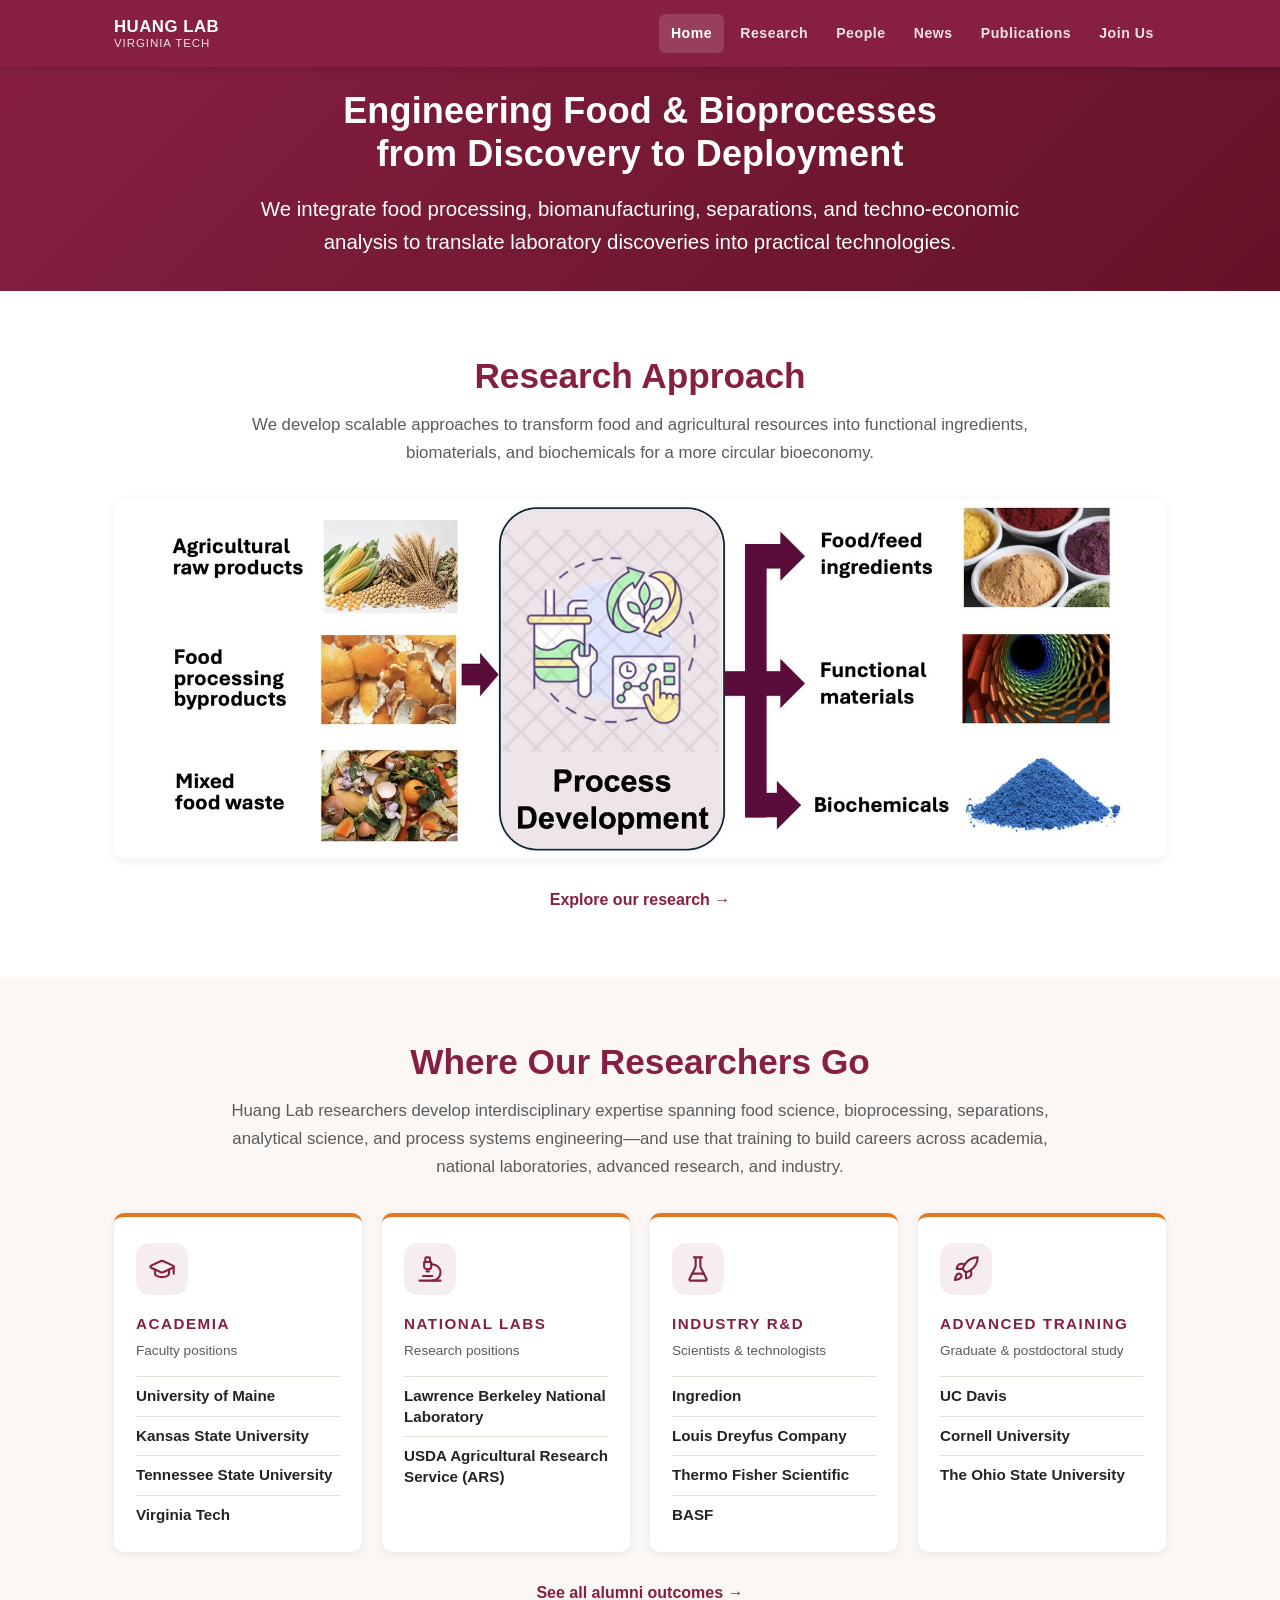
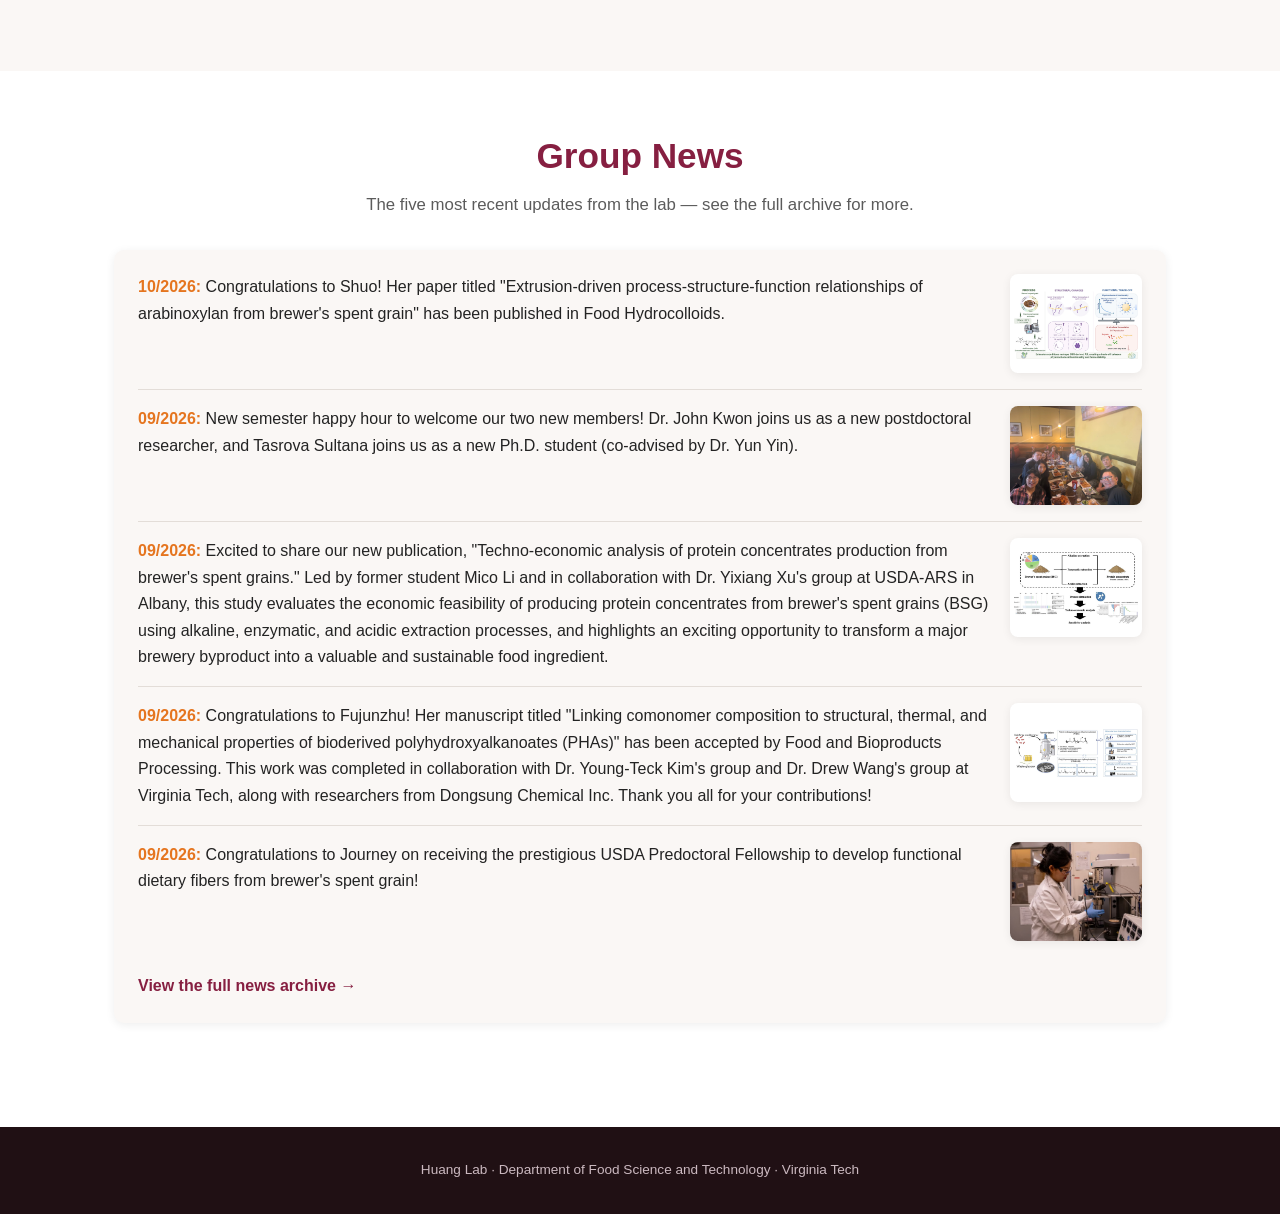
<file: index.html>
<!doctype html>
<html lang="en">
<head>
<meta charset="UTF-8">
<meta name="viewport" content="width=device-width, initial-scale=1.0">
<title>Huang Lab at Virginia Tech | Food &amp; Bioprocessing</title>
<meta name="description" content="Huang Lab at Virginia Tech develops food- and bio-processing technologies to produce healthy food ingredients and renewable chemicals from agricultural and food products.">
<link rel="stylesheet" href="css/style.css">
</head>
<body>

<header class="site-header">
  <div class="header-inner">
    <a class="brand" href="index.html">HUANG LAB<span class="sub">Virginia Tech</span></a>
    <button class="nav-toggle" aria-label="Toggle navigation">&#9776;</button>
    <nav class="main-nav">
      <a href="index.html" class="active">Home</a>
      <a href="research.html">Research</a>
      <a href="members.html">People</a>
      <a href="news.html">News</a>
      <a href="publications.html">Publications</a>
      <a href="join-us.html">Join Us</a>
    </nav>
  </div>
</header>

<div class="hero">
  <div class="wrap">
    <h1>Engineering Food &amp; Bioprocesses from Discovery to Deployment</h1>
    <p class="hero-lead">We integrate food processing, biomanufacturing, separations, and techno&#8209;economic analysis to translate laboratory discoveries into practical technologies.</p>
  </div>
</div>

<main>
  <section class="home-section">
    <div class="wrap">
      <div class="home-head">
        <h2 class="home-title">Research Approach</h2>
        <p class="home-intro">We develop scalable approaches to transform food and agricultural resources into functional ingredients, biomaterials, and biochemicals for a more circular bioeconomy.</p>
      </div>
      <img class="banner-img" src="images/home/overview-figure.jpg" alt="Overview diagram: agricultural raw products, food processing byproducts, and mixed food waste undergo process development to become food and feed ingredients, functional materials, and biochemicals">
      <p class="home-more"><a href="research.html">Explore our research &rarr;</a></p>
    </div>
  </section>

  <section class="home-section soft">
    <div class="wrap">
      <div class="home-head">
        <h2 class="home-title">Where Our Researchers Go</h2>
        <p class="home-intro">Huang Lab researchers develop interdisciplinary expertise spanning food science, bioprocessing, separations, analytical science, and process systems engineering&mdash;and use that training to build careers across academia, national laboratories, advanced research, and industry.</p>
      </div>

      <div class="outcome-grid">
        <div class="outcome-card">
          <div class="outcome-icon" aria-hidden="true"><svg viewBox="0 0 24 24"><path d="M21.42 10.922a1 1 0 0 0-.019-1.838L12.83 5.18a2 2 0 0 0-1.66 0L2.6 9.08a1 1 0 0 0 0 1.832l8.57 3.908a2 2 0 0 0 1.66 0z"/><path d="M22 10v6"/><path d="M6 12.5V16a6 3 0 0 0 12 0v-3.5"/></svg></div>
          <h3>Academia</h3>
          <p class="outcome-sub">Faculty positions</p>
          <ul>
            <li>University of Maine</li>
            <li>Kansas State University</li>
            <li>Tennessee State University</li>
            <li>Virginia Tech</li>
          </ul>
        </div>
        <div class="outcome-card">
          <div class="outcome-icon" aria-hidden="true"><svg viewBox="0 0 24 24"><path d="M6 18h8"/><path d="M3 22h18"/><path d="M14 22a7 7 0 1 0 0-14h-1"/><path d="M9 14h2"/><path d="M9 12a2 2 0 0 1-2-2V6h6v4a2 2 0 0 1-2 2Z"/><path d="M12 6V3a1 1 0 0 0-1-1H9a1 1 0 0 0-1 1v3"/></svg></div>
          <h3>National Labs</h3>
          <p class="outcome-sub">Research positions</p>
          <ul>
            <li>Lawrence Berkeley National Laboratory</li>
            <li>USDA Agricultural Research Service (ARS)</li>
          </ul>
        </div>
        <div class="outcome-card">
          <div class="outcome-icon" aria-hidden="true"><svg viewBox="0 0 24 24"><path d="M10 2v7.527a2 2 0 0 1-.211.896L4.72 20.55a1 1 0 0 0 .9 1.45h12.76a1 1 0 0 0 .9-1.45l-5.069-10.127A2 2 0 0 1 14 9.527V2"/><path d="M8.5 2h7"/><path d="M7 16h10"/></svg></div>
          <h3>Industry R&amp;D</h3>
          <p class="outcome-sub">Scientists &amp; technologists</p>
          <ul>
            <li>Ingredion</li>
            <li>Louis Dreyfus Company</li>
            <li>Thermo Fisher Scientific</li>
            <li>BASF</li>
          </ul>
        </div>
        <div class="outcome-card">
          <div class="outcome-icon" aria-hidden="true"><svg viewBox="0 0 24 24"><path d="M4.5 16.5c-1.5 1.26-2 5-2 5s3.74-.5 5-2c.71-.84.7-2.13-.09-2.91a2.18 2.18 0 0 0-2.91-.09z"/><path d="m12 15-3-3a22 22 0 0 1 2-3.95A12.88 12.88 0 0 1 22 2c0 2.72-.78 7.5-6 11a22.35 22.35 0 0 1-4 2z"/><path d="M9 12H4s.55-3.03 2-4c1.62-1.08 5 0 5 0"/><path d="M12 15v5s3.03-.55 4-2c1.08-1.62 0-5 0-5"/></svg></div>
          <h3>Advanced Training</h3>
          <p class="outcome-sub">Graduate &amp; postdoctoral study</p>
          <ul>
            <li>UC Davis</li>
            <li>Cornell University</li>
            <li>The Ohio State University</li>
          </ul>
        </div>
      </div>

      <p class="home-more"><a href="members.html#alumni">See all alumni outcomes &rarr;</a></p>
    </div>
  </section>

  <section class="home-section">
    <div class="wrap">
      <div class="home-head">
        <h2 class="home-title">Group News</h2>
        <p class="home-intro">The five most recent updates from the lab &mdash; see the full archive for more.</p>
      </div>
      <div class="news-teaser">
        <div id="home-news-list">
          <p>See what's new in the lab — <a href="news.html">visit the News page</a>.</p>
        </div>
        <a class="more" href="news.html">View the full news archive &rarr;</a>
      </div>
    </div>
  </section>
</main>

<footer class="site-footer">
  <div class="wrap">
    Huang Lab &middot; Department of Food Science and Technology &middot; Virginia Tech
  </div>
</footer>

<script src="css/nav.js"></script>
<script src="css/home-news.js"></script>
</body>
</html>
</file>
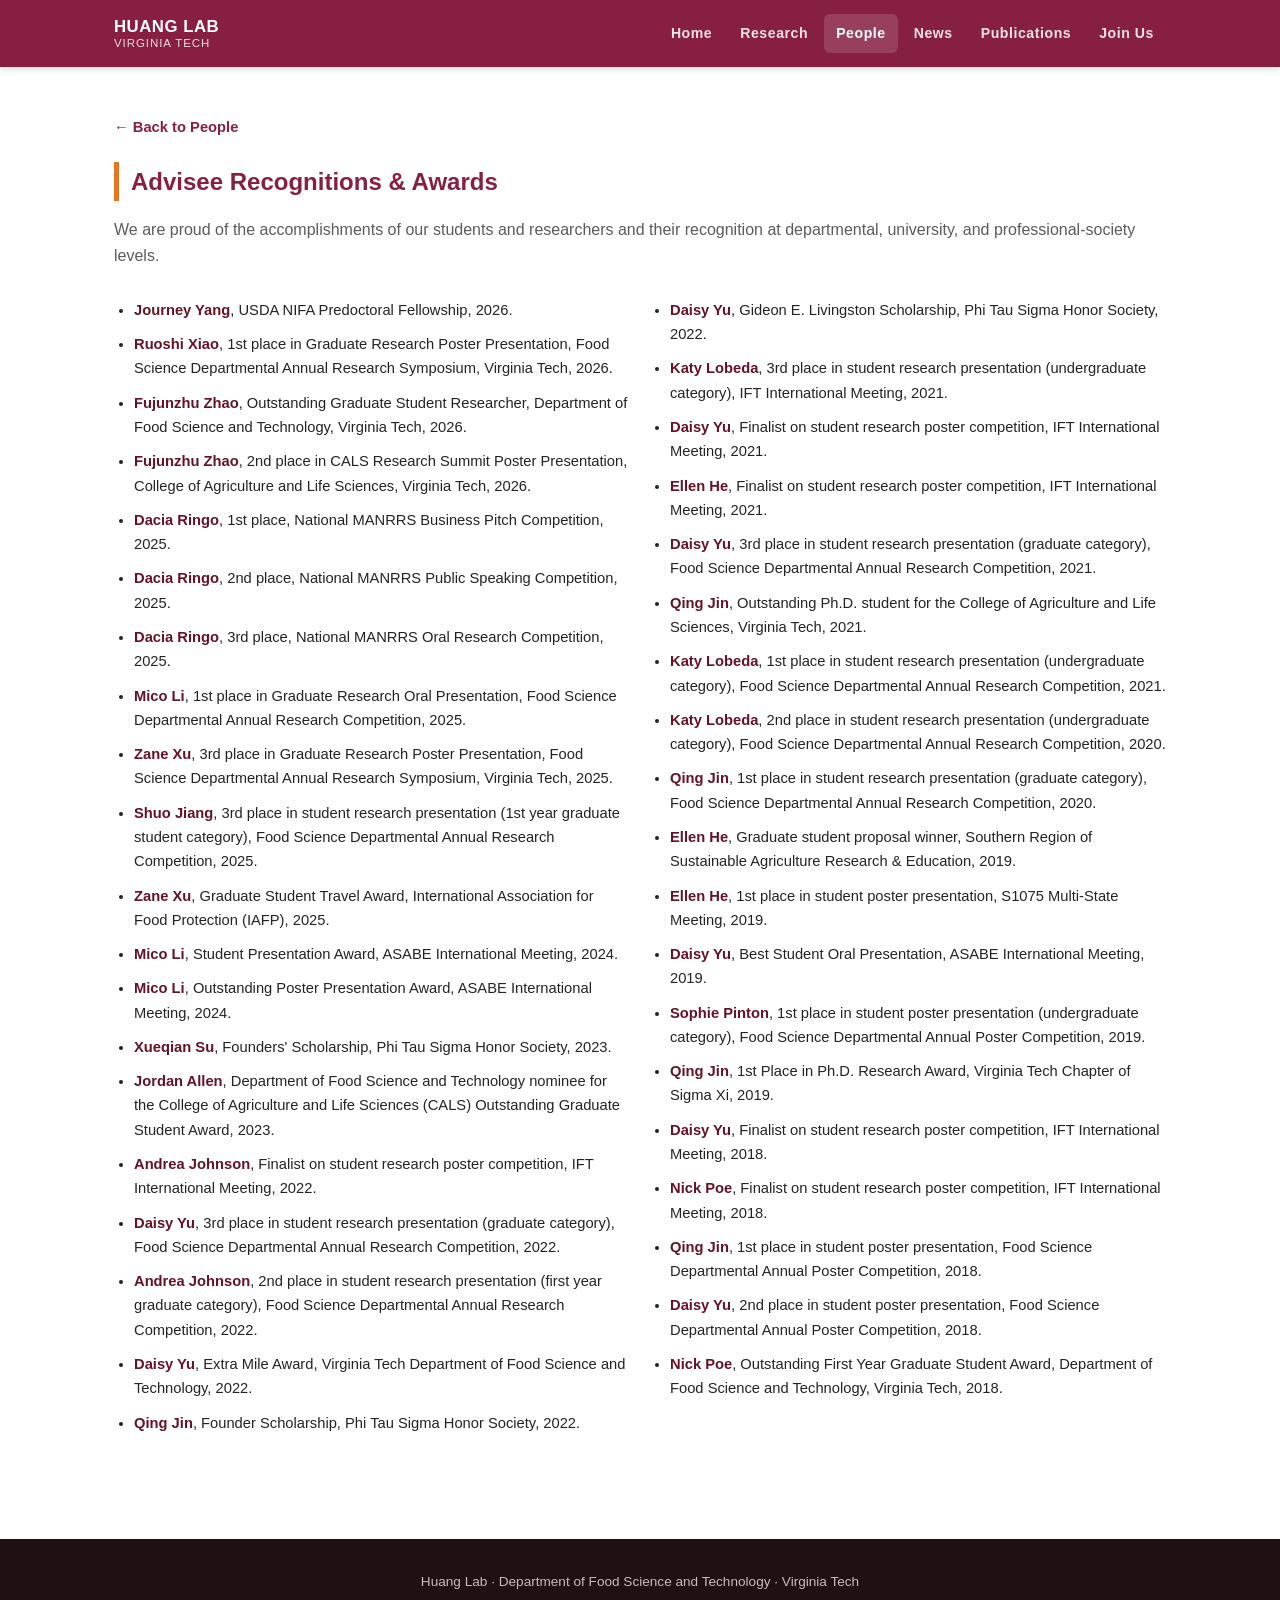
<file: awards.html>
<!doctype html>
<html lang="en">
<head>
<meta charset="UTF-8">
<meta name="viewport" content="width=device-width, initial-scale=1.0">
<title>Advisee Recognitions &amp; Awards | Huang Lab at Virginia Tech</title>
<link rel="stylesheet" href="css/style.css">
</head>
<body>

<header class="site-header">
  <div class="header-inner">
    <a class="brand" href="index.html">HUANG LAB<span class="sub">Virginia Tech</span></a>
    <button class="nav-toggle" aria-label="Toggle navigation">&#9776;</button>
    <nav class="main-nav">
      <a href="index.html">Home</a>
      <a href="research.html">Research</a>
      <a href="members.html" class="active">People</a>
      <a href="news.html">News</a>
      <a href="publications.html">Publications</a>
      <a href="join-us.html">Join Us</a>
    </nav>
  </div>
</header>

<main>
  <section>
    <div class="wrap">
      <p class="back-link"><a href="members.html#student-success">&larr; Back to People</a></p>
      <h2 class="section-title">Advisee Recognitions &amp; Awards</h2>
      <p class="section-intro" style="max-width:none;">We are proud of the accomplishments of our students and researchers and their recognition at departmental, university, and professional-society levels.</p>
      <ul class="awards-list">
        <li><strong>Journey Yang</strong>, USDA NIFA Predoctoral Fellowship, 2026.</li>
        <li><strong>Ruoshi Xiao</strong>, 1st place in Graduate Research Poster Presentation, Food Science Departmental Annual Research Symposium, Virginia Tech, 2026.</li>
        <li><strong>Fujunzhu Zhao</strong>, Outstanding Graduate Student Researcher, Department of Food Science and Technology, Virginia Tech, 2026.</li>
        <li><strong>Fujunzhu Zhao</strong>, 2nd place in CALS Research Summit Poster Presentation, College of Agriculture and Life Sciences, Virginia Tech, 2026.</li>
        <li><strong>Dacia Ringo</strong>, 1st place, National MANRRS Business Pitch Competition, 2025.</li>
        <li><strong>Dacia Ringo</strong>, 2nd place, National MANRRS Public Speaking Competition, 2025.</li>
        <li><strong>Dacia Ringo</strong>, 3rd place, National MANRRS Oral Research Competition, 2025.</li>
        <li><strong>Mico Li</strong>, 1st place in Graduate Research Oral Presentation, Food Science Departmental Annual Research Competition, 2025.</li>
        <li><strong>Zane Xu</strong>, 3rd place in Graduate Research Poster Presentation, Food Science Departmental Annual Research Symposium, Virginia Tech, 2025.</li>
        <li><strong>Shuo Jiang</strong>, 3rd place in student research presentation (1st year graduate student category), Food Science Departmental Annual Research Competition, 2025.</li>
        <li><strong>Zane Xu</strong>, Graduate Student Travel Award, International Association for Food Protection (IAFP), 2025.</li>
        <li><strong>Mico Li</strong>, Student Presentation Award, ASABE International Meeting, 2024.</li>
        <li><strong>Mico Li</strong>, Outstanding Poster Presentation Award, ASABE International Meeting, 2024.</li>
        <li><strong>Xueqian Su</strong>, Founders' Scholarship, Phi Tau Sigma Honor Society, 2023.</li>
        <li><strong>Jordan Allen</strong>, Department of Food Science and Technology nominee for the College of Agriculture and Life Sciences (CALS) Outstanding Graduate Student Award, 2023.</li>
        <li><strong>Andrea Johnson</strong>, Finalist on student research poster competition, IFT International Meeting, 2022.</li>
        <li><strong>Daisy Yu</strong>, 3rd place in student research presentation (graduate category), Food Science Departmental Annual Research Competition, 2022.</li>
        <li><strong>Andrea Johnson</strong>, 2nd place in student research presentation (first year graduate category), Food Science Departmental Annual Research Competition, 2022.</li>
        <li><strong>Daisy Yu</strong>, Extra Mile Award, Virginia Tech Department of Food Science and Technology, 2022.</li>
        <li><strong>Qing Jin</strong>, Founder Scholarship, Phi Tau Sigma Honor Society, 2022.</li>
        <li><strong>Daisy Yu</strong>, Gideon E. Livingston Scholarship, Phi Tau Sigma Honor Society, 2022.</li>
        <li><strong>Katy Lobeda</strong>, 3rd place in student research presentation (undergraduate category), IFT International Meeting, 2021.</li>
        <li><strong>Daisy Yu</strong>, Finalist on student research poster competition, IFT International Meeting, 2021.</li>
        <li><strong>Ellen He</strong>, Finalist on student research poster competition, IFT International Meeting, 2021.</li>
        <li><strong>Daisy Yu</strong>, 3rd place in student research presentation (graduate category), Food Science Departmental Annual Research Competition, 2021.</li>
        <li><strong>Qing Jin</strong>, Outstanding Ph.D. student for the College of Agriculture and Life Sciences, Virginia Tech, 2021.</li>
        <li><strong>Katy Lobeda</strong>, 1st place in student research presentation (undergraduate category), Food Science Departmental Annual Research Competition, 2021.</li>
        <li><strong>Katy Lobeda</strong>, 2nd place in student research presentation (undergraduate category), Food Science Departmental Annual Research Competition, 2020.</li>
        <li><strong>Qing Jin</strong>, 1st place in student research presentation (graduate category), Food Science Departmental Annual Research Competition, 2020.</li>
        <li><strong>Ellen He</strong>, Graduate student proposal winner, Southern Region of Sustainable Agriculture Research &amp; Education, 2019.</li>
        <li><strong>Ellen He</strong>, 1st place in student poster presentation, S1075 Multi-State Meeting, 2019.</li>
        <li><strong>Daisy Yu</strong>, Best Student Oral Presentation, ASABE International Meeting, 2019.</li>
        <li><strong>Sophie Pinton</strong>, 1st place in student poster presentation (undergraduate category), Food Science Departmental Annual Poster Competition, 2019.</li>
        <li><strong>Qing Jin</strong>, 1st Place in Ph.D. Research Award, Virginia Tech Chapter of Sigma Xi, 2019.</li>
        <li><strong>Daisy Yu</strong>, Finalist on student research poster competition, IFT International Meeting, 2018.</li>
        <li><strong>Nick Poe</strong>, Finalist on student research poster competition, IFT International Meeting, 2018.</li>
        <li><strong>Qing Jin</strong>, 1st place in student poster presentation, Food Science Departmental Annual Poster Competition, 2018.</li>
        <li><strong>Daisy Yu</strong>, 2nd place in student poster presentation, Food Science Departmental Annual Poster Competition, 2018.</li>
        <li><strong>Nick Poe</strong>, Outstanding First Year Graduate Student Award, Department of Food Science and Technology, Virginia Tech, 2018.</li>
      </ul>
    </div>
  </section>
</main>

<footer class="site-footer">
  <div class="wrap">
    Huang Lab &middot; Department of Food Science and Technology &middot; Virginia Tech
  </div>
</footer>

<script src="css/nav.js"></script>
</body>
</html>
</file>
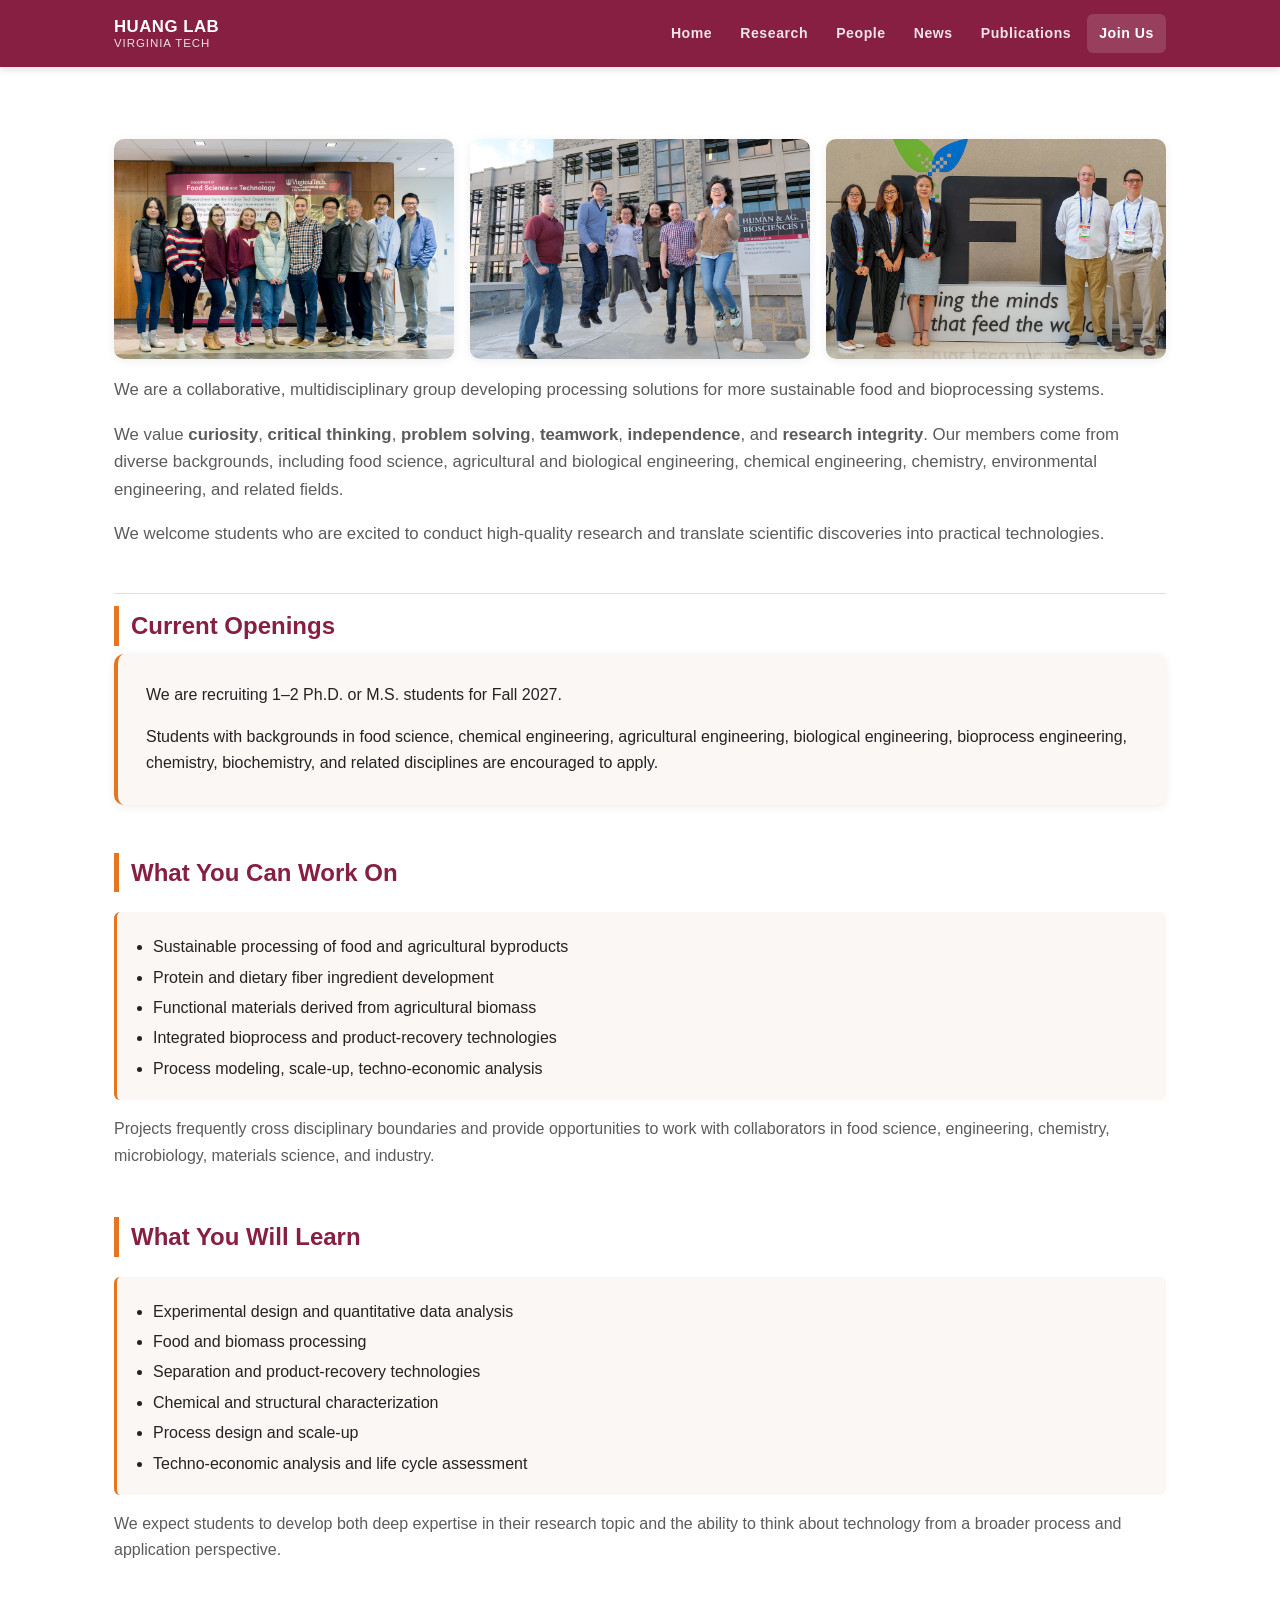
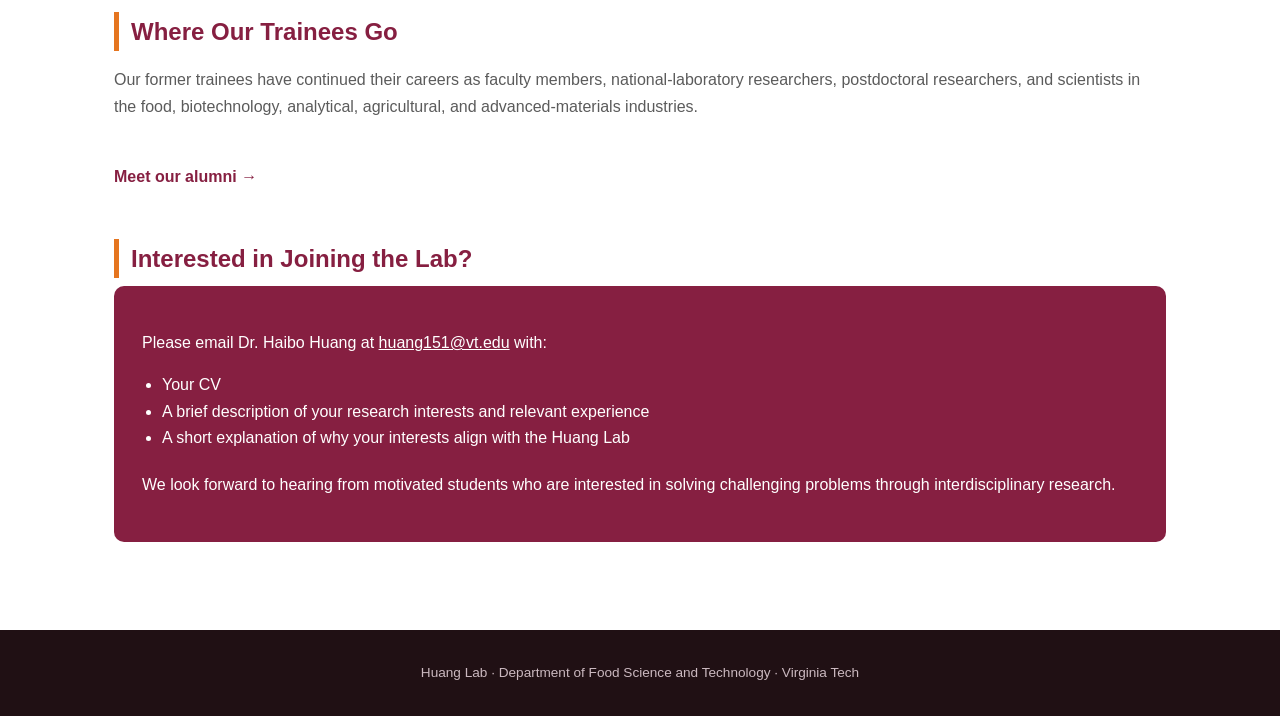
<file: join-us.html>
<!doctype html>
<html lang="en">
<head>
<meta charset="UTF-8">
<meta name="viewport" content="width=device-width, initial-scale=1.0">
<title>Join Us | Huang Lab at Virginia Tech</title>
<link rel="stylesheet" href="css/style.css">
</head>
<body>

<header class="site-header">
  <div class="header-inner">
    <a class="brand" href="index.html">HUANG LAB<span class="sub">Virginia Tech</span></a>
    <button class="nav-toggle" aria-label="Toggle navigation">&#9776;</button>
    <nav class="main-nav">
      <a href="index.html">Home</a>
      <a href="research.html">Research</a>
      <a href="members.html">People</a>
      <a href="news.html">News</a>
      <a href="publications.html">Publications</a>
      <a href="join-us.html" class="active">Join Us</a>
    </nav>
  </div>
</header>

<main>
  <section>
    <div class="wrap">

      <div class="group-photos">
        <img src="images/members/group-banner-2019.jpg" alt="Group photo 2019">
        <img src="images/members/group-banner-2018a.jpg" alt="Group photo 2018">
        <img src="images/members/group-ift-2018.jpg" alt="IFT 2018 group photo">
      </div>

      <div class="research-intro" style="text-align:left; max-width:none; margin-left:0; margin-right:0;">
        <p>We are a collaborative, multidisciplinary group developing processing solutions for more sustainable food and bioprocessing systems.</p>
        <p style="color:var(--muted); font-weight:400; font-size:1.05rem;">We value <strong>curiosity</strong>, <strong>critical thinking</strong>, <strong>problem solving</strong>, <strong>teamwork</strong>, <strong>independence</strong>, and <strong>research integrity</strong>. Our members come from diverse backgrounds, including food science, agricultural and biological engineering, chemical engineering, chemistry, environmental engineering, and related fields.</p>
        <p style="color:var(--muted); font-weight:400; font-size:1.05rem;">We welcome students who are excited to conduct high-quality research and translate scientific discoveries into practical technologies.</p>
      </div>

      <h2 class="section-title">Current Openings</h2>
      <div class="join-card">
        <p>We are recruiting 1&ndash;2 Ph.D. or M.S. students for Fall 2027.</p>
        <p>Students with backgrounds in food science, chemical engineering, agricultural engineering, biological engineering, bioprocess engineering, chemistry, biochemistry, and related disciplines are encouraged to apply.</p>
      </div>

      <h2 class="section-title" style="margin-top:48px;">What You Can Work On</h2>
      <div class="projects-box">
        <ul>
          <li>Sustainable processing of food and agricultural byproducts</li>
          <li>Protein and dietary fiber ingredient development</li>
          <li>Functional materials derived from agricultural biomass</li>
          <li>Integrated bioprocess and product-recovery technologies</li>
          <li>Process modeling, scale-up, techno-economic analysis</li>
        </ul>
      </div>
      <p class="section-intro" style="margin-top:16px; max-width:none;">Projects frequently cross disciplinary boundaries and provide opportunities to work with collaborators in food science, engineering, chemistry, microbiology, materials science, and industry.</p>

      <h2 class="section-title" style="margin-top:48px;">What You Will Learn</h2>
      <div class="projects-box">
        <ul>
          <li>Experimental design and quantitative data analysis</li>
          <li>Food and biomass processing</li>
          <li>Separation and product-recovery technologies</li>
          <li>Chemical and structural characterization</li>
          <li>Process design and scale-up</li>
          <li>Techno-economic analysis and life cycle assessment</li>
        </ul>
      </div>
      <p class="section-intro" style="margin-top:16px; max-width:none;">We expect students to develop both deep expertise in their research topic and the ability to think about technology from a broader process and application perspective.</p>

      <h2 class="section-title" style="margin-top:48px;">Where Our Trainees Go</h2>
      <p class="section-intro" style="max-width:none;">Our former trainees have continued their careers as faculty members, national-laboratory researchers, postdoctoral researchers, and scientists in the food, biotechnology, analytical, agricultural, and advanced-materials industries.</p>
      <a class="more" href="members.html#alumni">Meet our alumni &rarr;</a>

      <h2 class="section-title" style="margin-top:48px;">Interested in Joining the Lab?</h2>
      <div class="contact-box">
        <p>Please email Dr. Haibo Huang at <a href="mailto:huang151@vt.edu">huang151@vt.edu</a> with:</p>
        <ul style="margin:16px 0 0; padding-left:20px;">
          <li>Your CV</li>
          <li>A brief description of your research interests and relevant experience</li>
          <li>A short explanation of why your interests align with the Huang Lab</li>
        </ul>
        <p style="margin-top:20px;">We look forward to hearing from motivated students who are interested in solving challenging problems through interdisciplinary research.</p>
      </div>

    </div>
  </section>
</main>

<footer class="site-footer">
  <div class="wrap">
    Huang Lab &middot; Department of Food Science and Technology &middot; Virginia Tech
  </div>
</footer>

<script src="css/nav.js"></script>
</body>
</html>
</file>
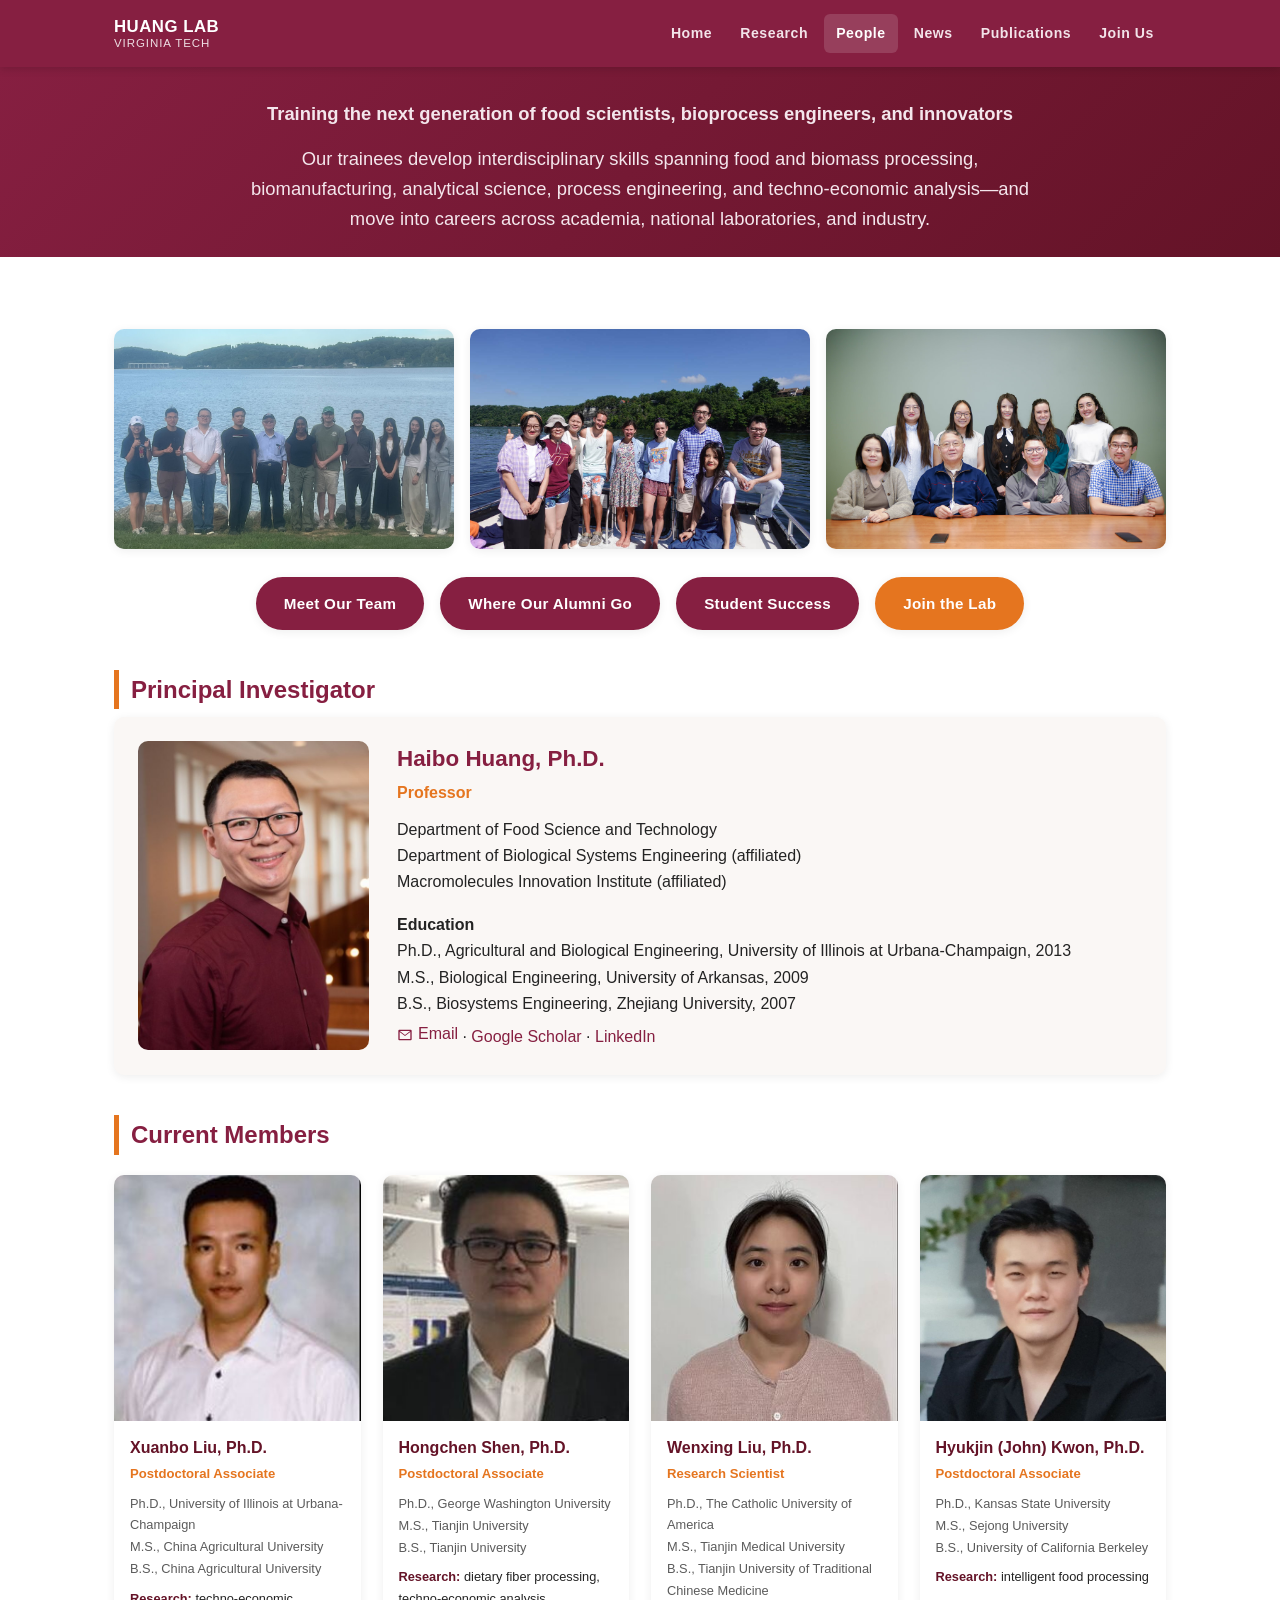
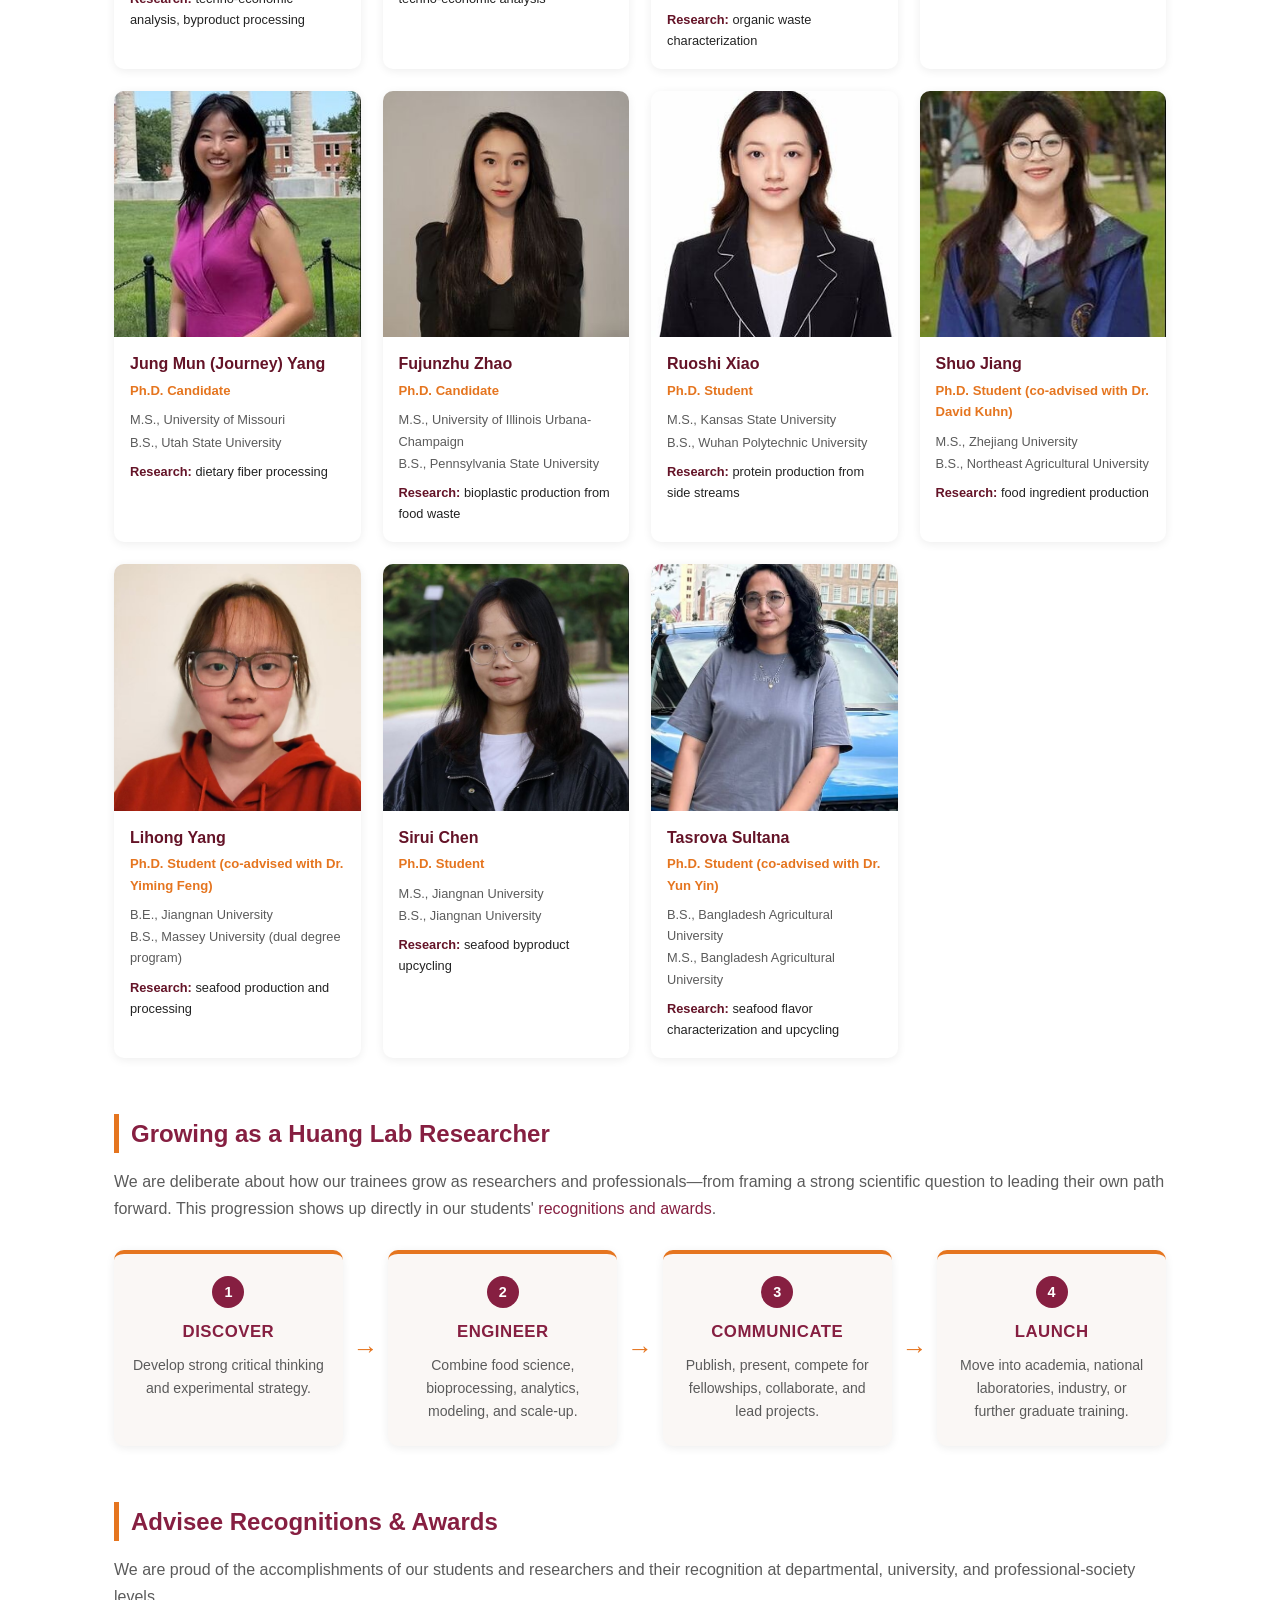
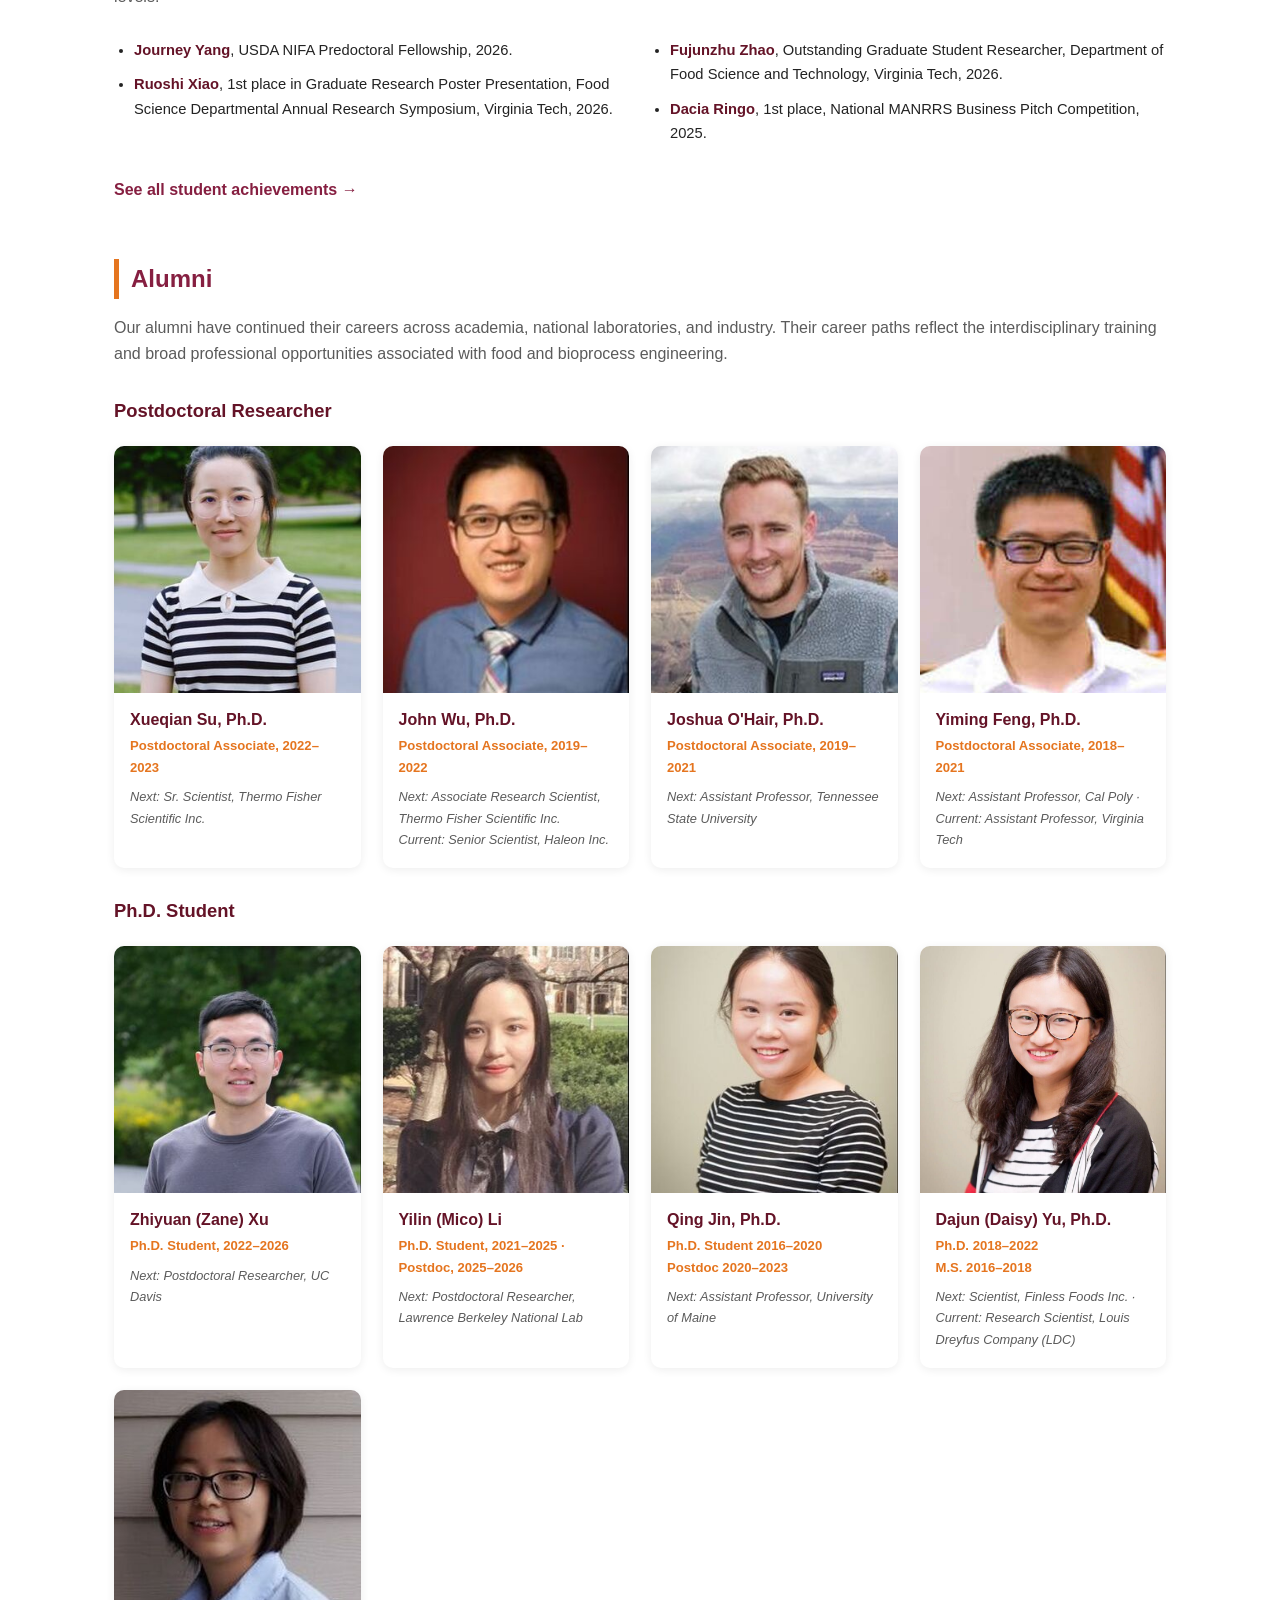
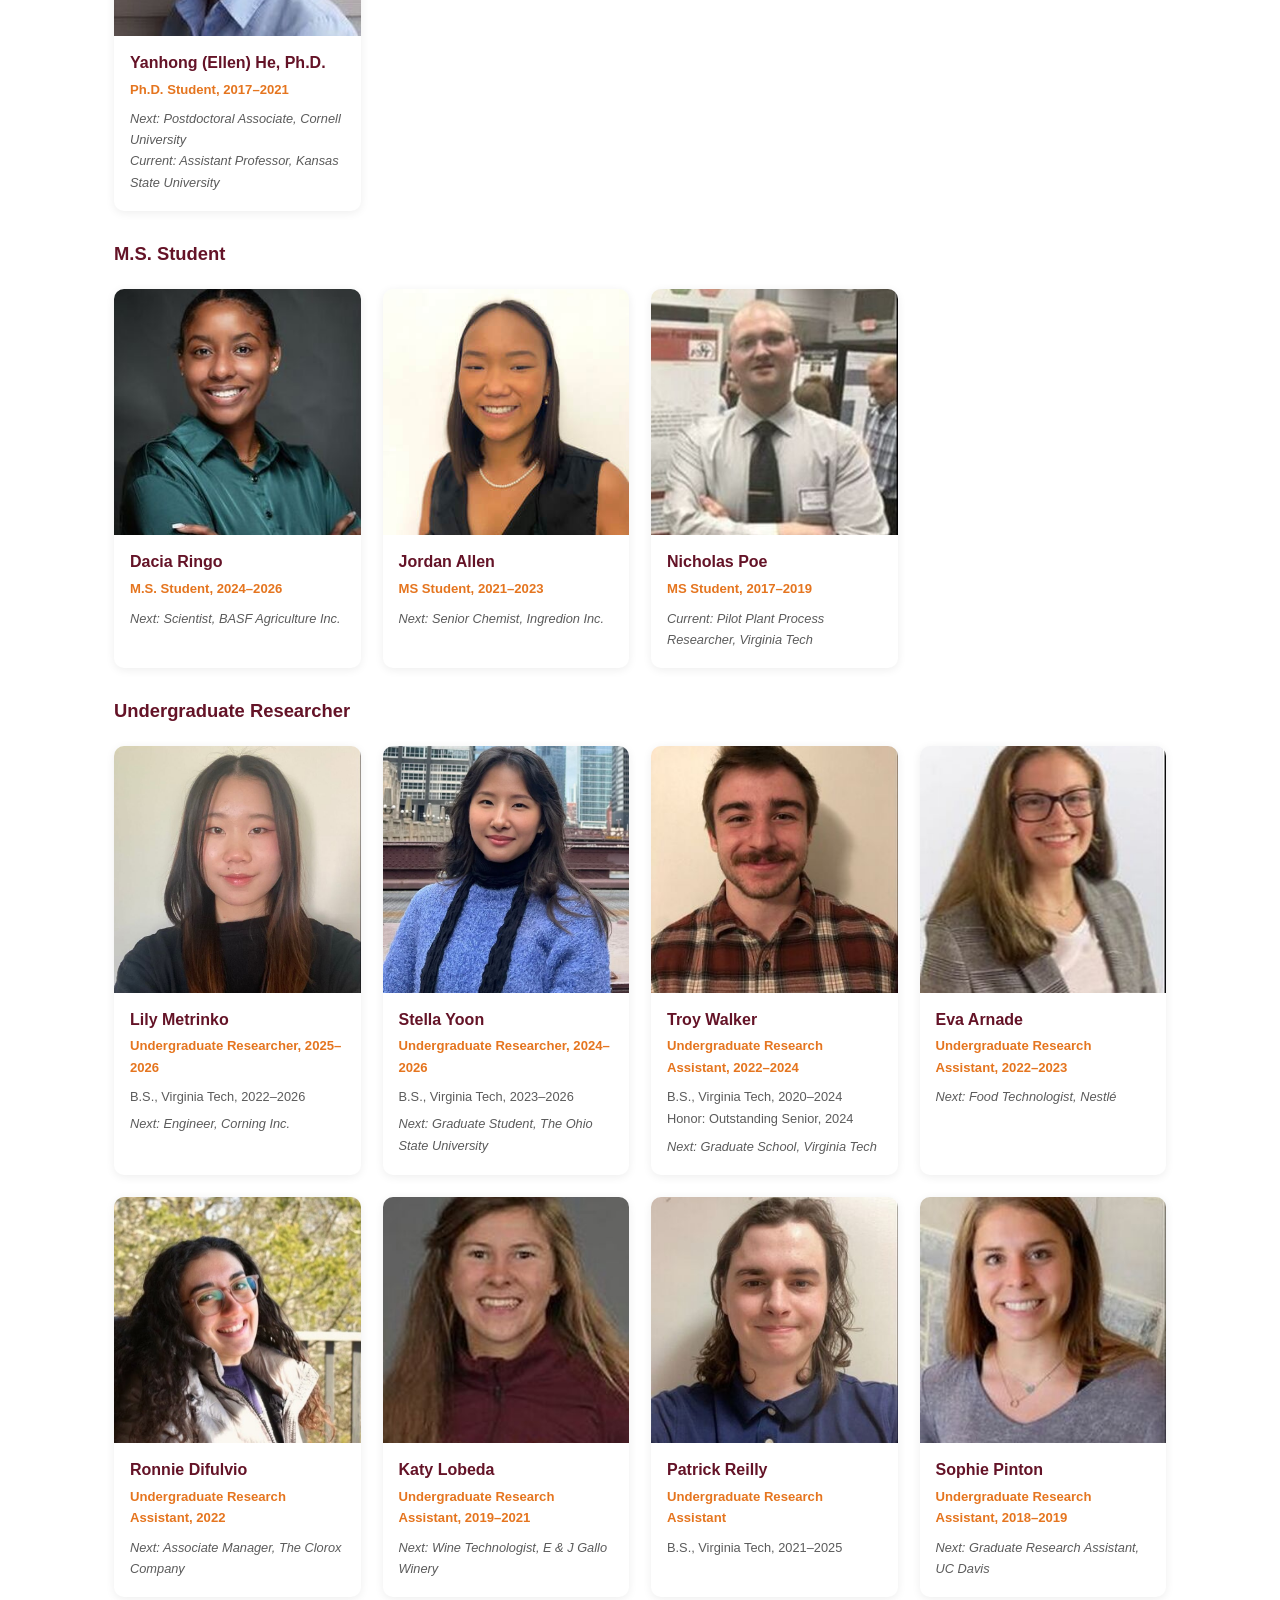
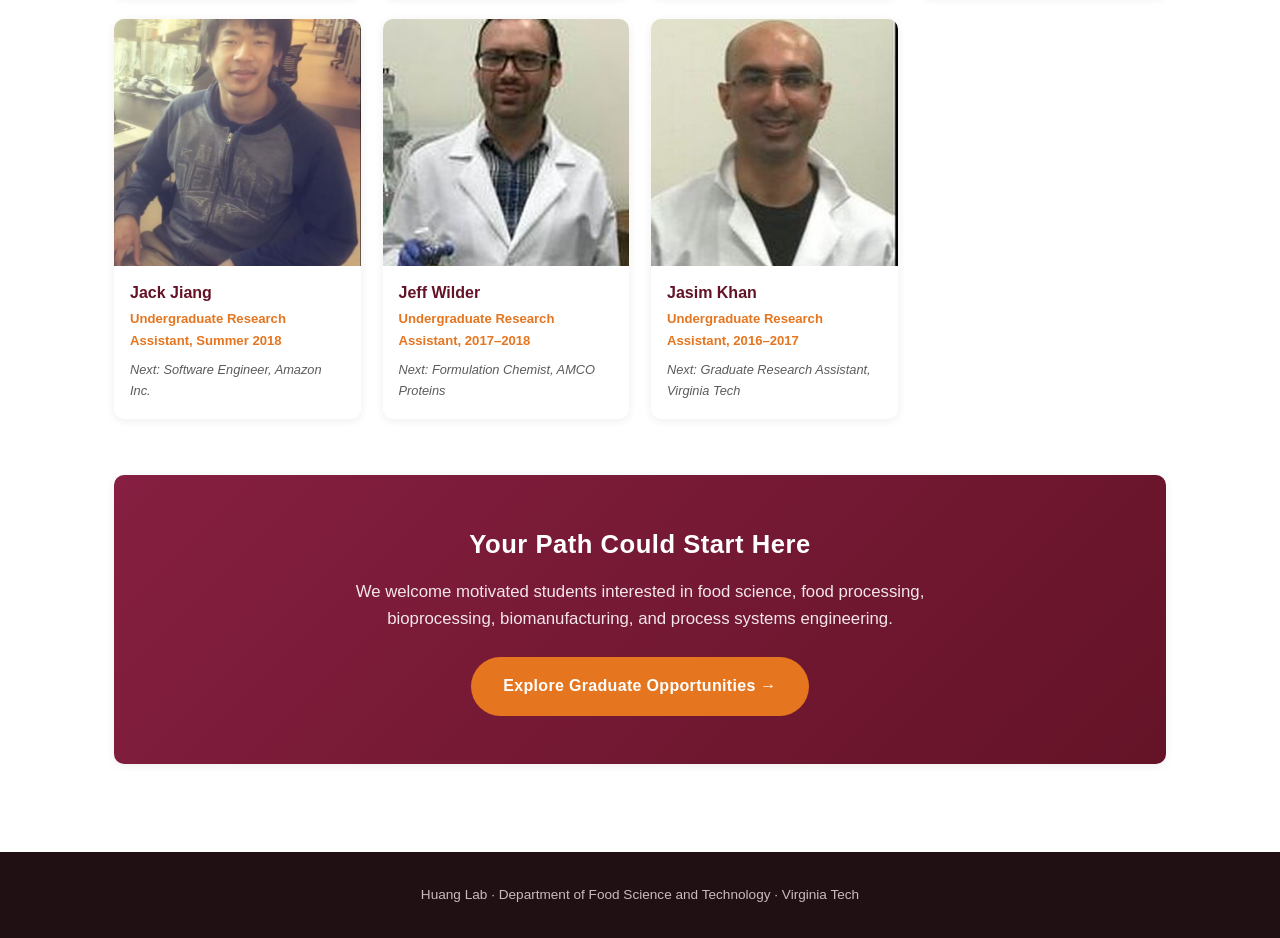
<file: members.html>
<!doctype html>
<html lang="en">
<head>
<meta charset="UTF-8">
<meta name="viewport" content="width=device-width, initial-scale=1.0">
<title>People | Huang Lab at Virginia Tech</title>
<link rel="stylesheet" href="css/style.css">
</head>
<body>

<header class="site-header">
  <div class="header-inner">
    <a class="brand" href="index.html">HUANG LAB<span class="sub">Virginia Tech</span></a>
    <button class="nav-toggle" aria-label="Toggle navigation">&#9776;</button>
    <nav class="main-nav">
      <a href="index.html">Home</a>
      <a href="research.html">Research</a>
      <a href="members.html" class="active">People</a>
      <a href="news.html">News</a>
      <a href="publications.html">Publications</a>
      <a href="join-us.html">Join Us</a>
    </nav>
  </div>
</header>

<div class="page-hero">
  <p><strong>Training the next generation of food scientists, bioprocess engineers, and innovators</strong></p>
  <p style="max-width:780px; margin:14px auto 0;">Our trainees develop interdisciplinary skills spanning food and biomass processing, biomanufacturing, analytical science, process engineering, and techno-economic analysis&mdash;and move into careers across academia, national laboratories, and industry.</p>
</div>

<main>
  <section>
    <div class="wrap">

      <div class="group-photos">
        <img src="images/members/group-banner-1.jpg" alt="Group photo">
        <img src="images/members/group-banner-2.jpeg" alt="Group photo">
        <img src="images/members/group-photo-2022.jpg" alt="Group photo 2022">
      </div>

      <div class="cta-row">
        <a class="cta-btn" href="#current-members">Meet Our Team</a>
        <a class="cta-btn" href="#alumni">Where Our Alumni Go</a>
        <a class="cta-btn" href="#student-success">Student Success</a>
        <a class="cta-btn cta-btn-alt" href="join-us.html">Join the Lab</a>
      </div>

      <h2 class="section-title">Principal Investigator</h2>
      <div class="pi-card">
        <img src="images/members/haibo-huang.jpg" alt="Haibo Huang, Ph.D.">
        <div>
          <h3>Haibo Huang, Ph.D.</h3>
          <div class="role">Professor</div>
          <p style="margin-top:4px;">Department of Food Science and Technology<br>Department of Biological Systems Engineering (affiliated)<br>Macromolecules Innovation Institute (affiliated)</p>
          <p style="margin-top:4px; margin-bottom:4px;"><strong>Education</strong><br>
          Ph.D., Agricultural and Biological Engineering, University of Illinois at Urbana-Champaign, 2013<br>
          M.S., Biological Engineering, University of Arkansas, 2009<br>
          B.S., Biosystems Engineering, Zhejiang University, 2007</p>
          <p style="margin-top:4px; margin-bottom:0;">
            <a class="icon-link" href="mailto:huang151@vt.edu"><svg class="icon-link-svg" viewBox="0 0 24 24" width="16" height="16" aria-hidden="true"><path fill="currentColor" d="M2 5.5A1.5 1.5 0 0 1 3.5 4h17A1.5 1.5 0 0 1 22 5.5v13a1.5 1.5 0 0 1-1.5 1.5h-17A1.5 1.5 0 0 1 2 18.5v-13Zm2.2.5 7.8 6.1L19.8 6H4.2ZM4 7.4V18h16V7.4l-8 6.27L4 7.4Z"/></svg>Email</a>
            &middot;
            <a href="https://scholar.google.com/citations?user=q6mwwT4AAAAJ&amp;hl=en" target="_blank" rel="noopener">Google Scholar</a>
            &middot;
            <a href="https://www.linkedin.com/in/huang-haibo-47431329/" target="_blank" rel="noopener">LinkedIn</a>
          </p>
        </div>
      </div>

      <h2 id="current-members" class="section-title">Current Members</h2>
      <div class="member-grid">

        <div class="member-card">
          <img class="member-photo" src="images/members/xuanbo-liu.jpg" alt="Xuanbo Liu">
          <div class="member-info">
            <h4>Xuanbo Liu, Ph.D.</h4>
            <div class="role">Postdoctoral Associate</div>
            <div class="edu">
              <div>Ph.D., University of Illinois at Urbana-Champaign</div>
              <div>M.S., China Agricultural University</div>
              <div>B.S., China Agricultural University</div>
            </div>
            <div class="research"><strong>Research:</strong> techno-economic analysis, byproduct processing</div>
          </div>
        </div>

        <div class="member-card">
          <img class="member-photo" src="images/members/hongchen-shen.jpg" alt="Hongchen Shen">
          <div class="member-info">
            <h4>Hongchen Shen, Ph.D.</h4>
            <div class="role">Postdoctoral Associate</div>
            <div class="edu">
              <div>Ph.D., George Washington University</div>
              <div>M.S., Tianjin University</div>
              <div>B.S., Tianjin University</div>
            </div>
            <div class="research"><strong>Research:</strong> dietary fiber processing, techno-economic analysis</div>
          </div>
        </div>

        <div class="member-card">
          <img class="member-photo" src="images/members/wenxing-liu.jpeg" alt="Wenxing Liu">
          <div class="member-info">
            <h4>Wenxing Liu, Ph.D.</h4>
            <div class="role">Research Scientist</div>
            <div class="edu">
              <div>Ph.D., The Catholic University of America</div>
              <div>M.S., Tianjin Medical University</div>
              <div>B.S., Tianjin University of Traditional Chinese Medicine</div>
            </div>
            <div class="research"><strong>Research:</strong> organic waste characterization</div>
          </div>
        </div>

        <div class="member-card">
          <img class="member-photo" src="images/members/hyukjin-kwon.jpg" alt="Hyukjin (John) Kwon">
          <div class="member-info">
            <h4>Hyukjin (John) Kwon, Ph.D.</h4>
            <div class="role">Postdoctoral Associate</div>
            <div class="edu">
              <div>Ph.D., Kansas State University</div>
              <div>M.S., Sejong University</div>
              <div>B.S., University of California Berkeley</div>
            </div>
            <div class="research"><strong>Research:</strong> intelligent food processing</div>
          </div>
        </div>

        <div class="member-card">
          <img class="member-photo" src="images/members/jung-mun-yang.jpg" alt="Jung Mun (Journey) Yang">
          <div class="member-info">
            <h4>Jung Mun (Journey) Yang</h4>
            <div class="role">Ph.D. Candidate</div>
            <div class="edu">
              <div>M.S., University of Missouri</div>
              <div>B.S., Utah State University</div>
            </div>
            <div class="research"><strong>Research:</strong> dietary fiber processing</div>
          </div>
        </div>

        <div class="member-card">
          <img class="member-photo" src="images/members/fujunzhu-zhao.jpg" alt="Fujunzhu Zhao">
          <div class="member-info">
            <h4>Fujunzhu Zhao</h4>
            <div class="role">Ph.D. Candidate</div>
            <div class="edu">
              <div>M.S., University of Illinois Urbana-Champaign</div>
              <div>B.S., Pennsylvania State University</div>
            </div>
            <div class="research"><strong>Research:</strong> bioplastic production from food waste</div>
          </div>
        </div>

        <div class="member-card">
          <img class="member-photo" src="images/members/ruoshi-xiao.jpg" alt="Ruoshi Xiao">
          <div class="member-info">
            <h4>Ruoshi Xiao</h4>
            <div class="role">Ph.D. Student</div>
            <div class="edu">
              <div>M.S., Kansas State University</div>
              <div>B.S., Wuhan Polytechnic University</div>
            </div>
            <div class="research"><strong>Research:</strong> protein production from side streams</div>
          </div>
        </div>

        <div class="member-card">
          <img class="member-photo" src="images/members/shuo-jiang.jpg" alt="Shuo Jiang">
          <div class="member-info">
            <h4>Shuo Jiang</h4>
            <div class="role">Ph.D. Student (co-advised with Dr. David Kuhn)</div>
            <div class="edu">
              <div>M.S., Zhejiang University</div>
              <div>B.S., Northeast Agricultural University</div>
            </div>
            <div class="research"><strong>Research:</strong> food ingredient production</div>
          </div>
        </div>

        <div class="member-card">
          <img class="member-photo" src="images/members/lihong-yang.jpg" alt="Lihong Yang">
          <div class="member-info">
            <h4>Lihong Yang</h4>
            <div class="role">Ph.D. Student (co-advised with Dr. Yiming Feng)</div>
            <div class="edu">
              <div>B.E., Jiangnan University</div>
              <div>B.S., Massey University (dual degree program)</div>
            </div>
            <div class="research"><strong>Research:</strong> seafood production and processing</div>
          </div>
        </div>

        <div class="member-card">
          <img class="member-photo" src="images/members/sirui-chen.jpg" alt="Sirui Chen">
          <div class="member-info">
            <h4>Sirui Chen</h4>
            <div class="role">Ph.D. Student</div>
            <div class="edu">
              <div>M.S., Jiangnan University</div>
              <div>B.S., Jiangnan University</div>
            </div>
            <div class="research"><strong>Research:</strong> seafood byproduct upcycling</div>
          </div>
        </div>

        <div class="member-card">
          <img class="member-photo" src="images/members/tasrova-sultana.jpeg" alt="Tasrova Sultana">
          <div class="member-info">
            <h4>Tasrova Sultana</h4>
            <div class="role">Ph.D. Student (co-advised with Dr. Yun Yin)</div>
            <div class="edu">
              <div>B.S., Bangladesh Agricultural University</div>
              <div>M.S., Bangladesh Agricultural University</div>
            </div>
            <div class="research"><strong>Research:</strong> seafood flavor characterization and upcycling</div>
          </div>
        </div>

      </div>

      <h2 id="talent-development" class="section-title" style="margin-top:56px;">Growing as a Huang Lab Researcher</h2>
      <p class="section-intro" style="max-width:none;">We are deliberate about how our trainees grow as researchers and professionals&mdash;from framing a strong scientific question to leading their own path forward. This progression shows up directly in our students' <a href="#student-success">recognitions and awards</a>.</p>
      <div class="talent-path">
        <div class="talent-step">
          <div class="talent-num">1</div>
          <h4>Discover</h4>
          <p>Develop strong critical thinking and experimental strategy.</p>
        </div>
        <div class="talent-arrow" aria-hidden="true">&rarr;</div>
        <div class="talent-step">
          <div class="talent-num">2</div>
          <h4>Engineer</h4>
          <p>Combine food science, bioprocessing, analytics, modeling, and scale-up.</p>
        </div>
        <div class="talent-arrow" aria-hidden="true">&rarr;</div>
        <div class="talent-step">
          <div class="talent-num">3</div>
          <h4>Communicate</h4>
          <p>Publish, present, compete for fellowships, collaborate, and lead projects.</p>
        </div>
        <div class="talent-arrow" aria-hidden="true">&rarr;</div>
        <div class="talent-step">
          <div class="talent-num">4</div>
          <h4>Launch</h4>
          <p>Move into academia, national laboratories, industry, or further graduate training.</p>
        </div>
      </div>

      <h2 id="student-success" class="section-title" style="margin-top:56px;">Advisee Recognitions &amp; Awards</h2>
      <p class="section-intro" style="max-width:none;">We are proud of the accomplishments of our students and researchers and their recognition at departmental, university, and professional-society levels.</p>
      <ul class="awards-list">
        <li><strong>Journey Yang</strong>, USDA NIFA Predoctoral Fellowship, 2026.</li>
        <li><strong>Ruoshi Xiao</strong>, 1st place in Graduate Research Poster Presentation, Food Science Departmental Annual Research Symposium, Virginia Tech, 2026.</li>
        <li><strong>Fujunzhu Zhao</strong>, Outstanding Graduate Student Researcher, Department of Food Science and Technology, Virginia Tech, 2026.</li>
        <li><strong>Dacia Ringo</strong>, 1st place, National MANRRS Business Pitch Competition, 2025.</li>
      </ul>
      <a class="more" href="awards.html">See all student achievements &rarr;</a>

      <h2 id="alumni" class="section-title" style="margin-top:56px;">Alumni</h2>
      <p class="section-intro" style="max-width:none;">Our alumni have continued their careers across academia, national laboratories, and industry. Their career paths reflect the interdisciplinary training and broad professional opportunities associated with food and bioprocess engineering.</p>

      <h3 class="section-sub">Postdoctoral Researcher</h3>
      <div class="member-grid">

        <div class="member-card">
          <img class="member-photo" src="images/members/xueqian-su.jpeg" alt="Xueqian Su">
          <div class="member-info">
            <h4>Xueqian Su, Ph.D.</h4>
            <div class="role">Postdoctoral Associate, 2022&ndash;2023</div>
            <div class="next">Next: Sr. Scientist, Thermo Fisher Scientific Inc.</div>
          </div>
        </div>

        <div class="member-card">
          <img class="member-photo" src="images/members/john-wu.jpeg" alt="John Wu">
          <div class="member-info">
            <h4>John Wu, Ph.D.</h4>
            <div class="role">Postdoctoral Associate, 2019&ndash;2022</div>
            <div class="next">Next: Associate Research Scientist, Thermo Fisher Scientific Inc.<br>Current: Senior Scientist, Haleon Inc.</div>
          </div>
        </div>

        <div class="member-card">
          <img class="member-photo" src="images/members/joshua-ohair.jpeg" alt="Joshua O'Hair">
          <div class="member-info">
            <h4>Joshua O'Hair, Ph.D.</h4>
            <div class="role">Postdoctoral Associate, 2019&ndash;2021</div>
            <div class="next">Next: Assistant Professor, Tennessee State University</div>
          </div>
        </div>

        <div class="member-card">
          <img class="member-photo" src="images/members/yiming-feng.jpg" alt="Yiming Feng">
          <div class="member-info">
            <h4>Yiming Feng, Ph.D.</h4>
            <div class="role">Postdoctoral Associate, 2018&ndash;2021</div>
            <div class="next">Next: Assistant Professor, Cal Poly &middot; Current: Assistant Professor, Virginia Tech</div>
          </div>
        </div>

      </div>

      <h3 class="section-sub">Ph.D. Student</h3>
      <div class="member-grid">

        <div class="member-card">
          <img class="member-photo" src="images/members/zhiyuan-zane-xu.jpg" alt="Zhiyuan (Zane) Xu">
          <div class="member-info">
            <h4>Zhiyuan (Zane) Xu</h4>
            <div class="role">Ph.D. Student, 2022&ndash;2026</div>
            <div class="next">Next: Postdoctoral Researcher, UC Davis</div>
          </div>
        </div>

        <div class="member-card">
          <img class="member-photo" src="images/members/yilin-mico-li.jpeg" alt="Yilin (Mico) Li">
          <div class="member-info">
            <h4>Yilin (Mico) Li</h4>
            <div class="role">Ph.D. Student, 2021&ndash;2025 &middot; Postdoc, 2025&ndash;2026</div>
            <div class="next">Next: Postdoctoral Researcher, Lawrence Berkeley National Lab</div>
          </div>
        </div>

        <div class="member-card">
          <img class="member-photo" src="images/members/qing-jin.jpg" alt="Qing Jin">
          <div class="member-info">
            <h4>Qing Jin, Ph.D.</h4>
            <div class="role">Ph.D. Student 2016&ndash;2020<br>Postdoc 2020&ndash;2023</div>
            <div class="next">Next: Assistant Professor, University of Maine</div>
          </div>
        </div>

        <div class="member-card">
          <img class="member-photo" src="images/members/dajun-daisy-yu.jpg" alt="Dajun (Daisy) Yu">
          <div class="member-info">
            <h4>Dajun (Daisy) Yu, Ph.D.</h4>
            <div class="role">Ph.D. 2018&ndash;2022<br>M.S. 2016&ndash;2018</div>
            <div class="next">Next: Scientist, Finless Foods Inc. &middot; Current: Research Scientist, Louis Dreyfus Company (LDC)</div>
          </div>
        </div>

        <div class="member-card">
          <img class="member-photo" src="images/members/yanhong-ellen-he.jpeg" alt="Yanhong (Ellen) He">
          <div class="member-info">
            <h4>Yanhong (Ellen) He, Ph.D.</h4>
            <div class="role">Ph.D. Student, 2017&ndash;2021</div>
            <div class="next">Next: Postdoctoral Associate, Cornell University<br>Current: Assistant Professor, Kansas State University</div>
          </div>
        </div>

      </div>

      <h3 class="section-sub">M.S. Student</h3>
      <div class="member-grid">

        <div class="member-card">
          <img class="member-photo" src="images/members/dacia-ringo.jpg" alt="Dacia Ringo">
          <div class="member-info">
            <h4>Dacia Ringo</h4>
            <div class="role">M.S. Student, 2024&ndash;2026</div>
            <div class="next">Next: Scientist, BASF Agriculture Inc.</div>
          </div>
        </div>

        <div class="member-card">
          <img class="member-photo" src="images/members/jordan-allen.jpeg" alt="Jordan Allen">
          <div class="member-info">
            <h4>Jordan Allen</h4>
            <div class="role">MS Student, 2021&ndash;2023</div>
            <div class="next">Next: Senior Chemist, Ingredion Inc.</div>
          </div>
        </div>

        <div class="member-card">
          <img class="member-photo" src="images/members/nicholas-poe.jpeg" alt="Nicholas Poe">
          <div class="member-info">
            <h4>Nicholas Poe</h4>
            <div class="role">MS Student, 2017&ndash;2019</div>
            <div class="next">Current: Pilot Plant Process Researcher, Virginia Tech</div>
          </div>
        </div>

      </div>

      <h3 class="section-sub">Undergraduate Researcher</h3>
      <div class="member-grid">

        <div class="member-card">
          <img class="member-photo" src="images/members/lily-metrinko.jpg" alt="Lily Metrinko">
          <div class="member-info">
            <h4>Lily Metrinko</h4>
            <div class="role">Undergraduate Researcher, 2025&ndash;2026</div>
            <div class="edu"><div>B.S., Virginia Tech, 2022&ndash;2026</div></div>
            <div class="next">Next: Engineer, Corning Inc.</div>
          </div>
        </div>

        <div class="member-card">
          <img class="member-photo" src="images/members/stella-yoon.jpeg" alt="Stella Yoon">
          <div class="member-info">
            <h4>Stella Yoon</h4>
            <div class="role">Undergraduate Researcher, 2024&ndash;2026</div>
            <div class="edu"><div>B.S., Virginia Tech, 2023&ndash;2026</div></div>
            <div class="next">Next: Graduate Student, The Ohio State University</div>
          </div>
        </div>

        <div class="member-card">
          <img class="member-photo" src="images/members/troy-walker.jpeg" alt="Troy Walker">
          <div class="member-info">
            <h4>Troy Walker</h4>
            <div class="role">Undergraduate Research Assistant, 2022&ndash;2024</div>
            <div class="edu"><div>B.S., Virginia Tech, 2020&ndash;2024</div><div>Honor: Outstanding Senior, 2024</div></div>
            <div class="next">Next: Graduate School, Virginia Tech</div>
          </div>
        </div>

        <div class="member-card">
          <img class="member-photo" src="images/members/eva-arnade.jpeg" alt="Eva Arnade">
          <div class="member-info">
            <h4>Eva Arnade</h4>
            <div class="role">Undergraduate Research Assistant, 2022&ndash;2023</div>
            <div class="next">Next: Food Technologist, Nestl&eacute;</div>
          </div>
        </div>

        <div class="member-card">
          <img class="member-photo" src="images/members/ronnie-difulvio.jpeg" alt="Ronnie Difulvio">
          <div class="member-info">
            <h4>Ronnie Difulvio</h4>
            <div class="role">Undergraduate Research Assistant, 2022</div>
            <div class="next">Next: Associate Manager, The Clorox Company</div>
          </div>
        </div>

        <div class="member-card">
          <img class="member-photo" src="images/members/katy-lobeda.jpeg" alt="Katy Lobeda">
          <div class="member-info">
            <h4>Katy Lobeda</h4>
            <div class="role">Undergraduate Research Assistant, 2019&ndash;2021</div>
            <div class="next">Next: Wine Technologist, E &amp; J Gallo Winery</div>
          </div>
        </div>

        <div class="member-card">
          <img class="member-photo" src="images/members/patrick-reilly.jpg" alt="Patrick Reilly">
          <div class="member-info">
            <h4>Patrick Reilly</h4>
            <div class="role">Undergraduate Research Assistant</div>
            <div class="edu"><div>B.S., Virginia Tech, 2021&ndash;2025</div></div>
          </div>
        </div>

        <div class="member-card">
          <img class="member-photo" src="images/members/sophie-pinton.jpg" alt="Sophie Pinton">
          <div class="member-info">
            <h4>Sophie Pinton</h4>
            <div class="role">Undergraduate Research Assistant, 2018&ndash;2019</div>
            <div class="next">Next: Graduate Research Assistant, UC Davis</div>
          </div>
        </div>

        <div class="member-card">
          <img class="member-photo" src="images/members/jack-jiang.jpg" alt="Jack Jiang">
          <div class="member-info">
            <h4>Jack Jiang</h4>
            <div class="role">Undergraduate Research Assistant, Summer 2018</div>
            <div class="next">Next: Software Engineer, Amazon Inc.</div>
          </div>
        </div>

        <div class="member-card">
          <img class="member-photo" src="images/members/jeff-wilder.jpg" alt="Jeff Wilder">
          <div class="member-info">
            <h4>Jeff Wilder</h4>
            <div class="role">Undergraduate Research Assistant, 2017&ndash;2018</div>
            <div class="next">Next: Formulation Chemist, AMCO Proteins</div>
          </div>
        </div>

        <div class="member-card">
          <img class="member-photo" src="images/members/jasim-khan.jpeg" alt="Jasim Khan">
          <div class="member-info">
            <h4>Jasim Khan</h4>
            <div class="role">Undergraduate Research Assistant, 2016&ndash;2017</div>
            <div class="next">Next: Graduate Research Assistant, Virginia Tech</div>
          </div>
        </div>

      </div>

      <div class="closing-cta">
        <h2>Your Path Could Start Here</h2>
        <p>We welcome motivated students interested in food science, food processing, bioprocessing, biomanufacturing, and process systems engineering.</p>
        <a class="closing-cta-btn" href="join-us.html">Explore Graduate Opportunities &rarr;</a>
      </div>

    </div>
  </section>
</main>

<footer class="site-footer">
  <div class="wrap">
    Huang Lab &middot; Department of Food Science and Technology &middot; Virginia Tech
  </div>
</footer>

<script src="css/nav.js"></script>
</body>
</html>
</file>
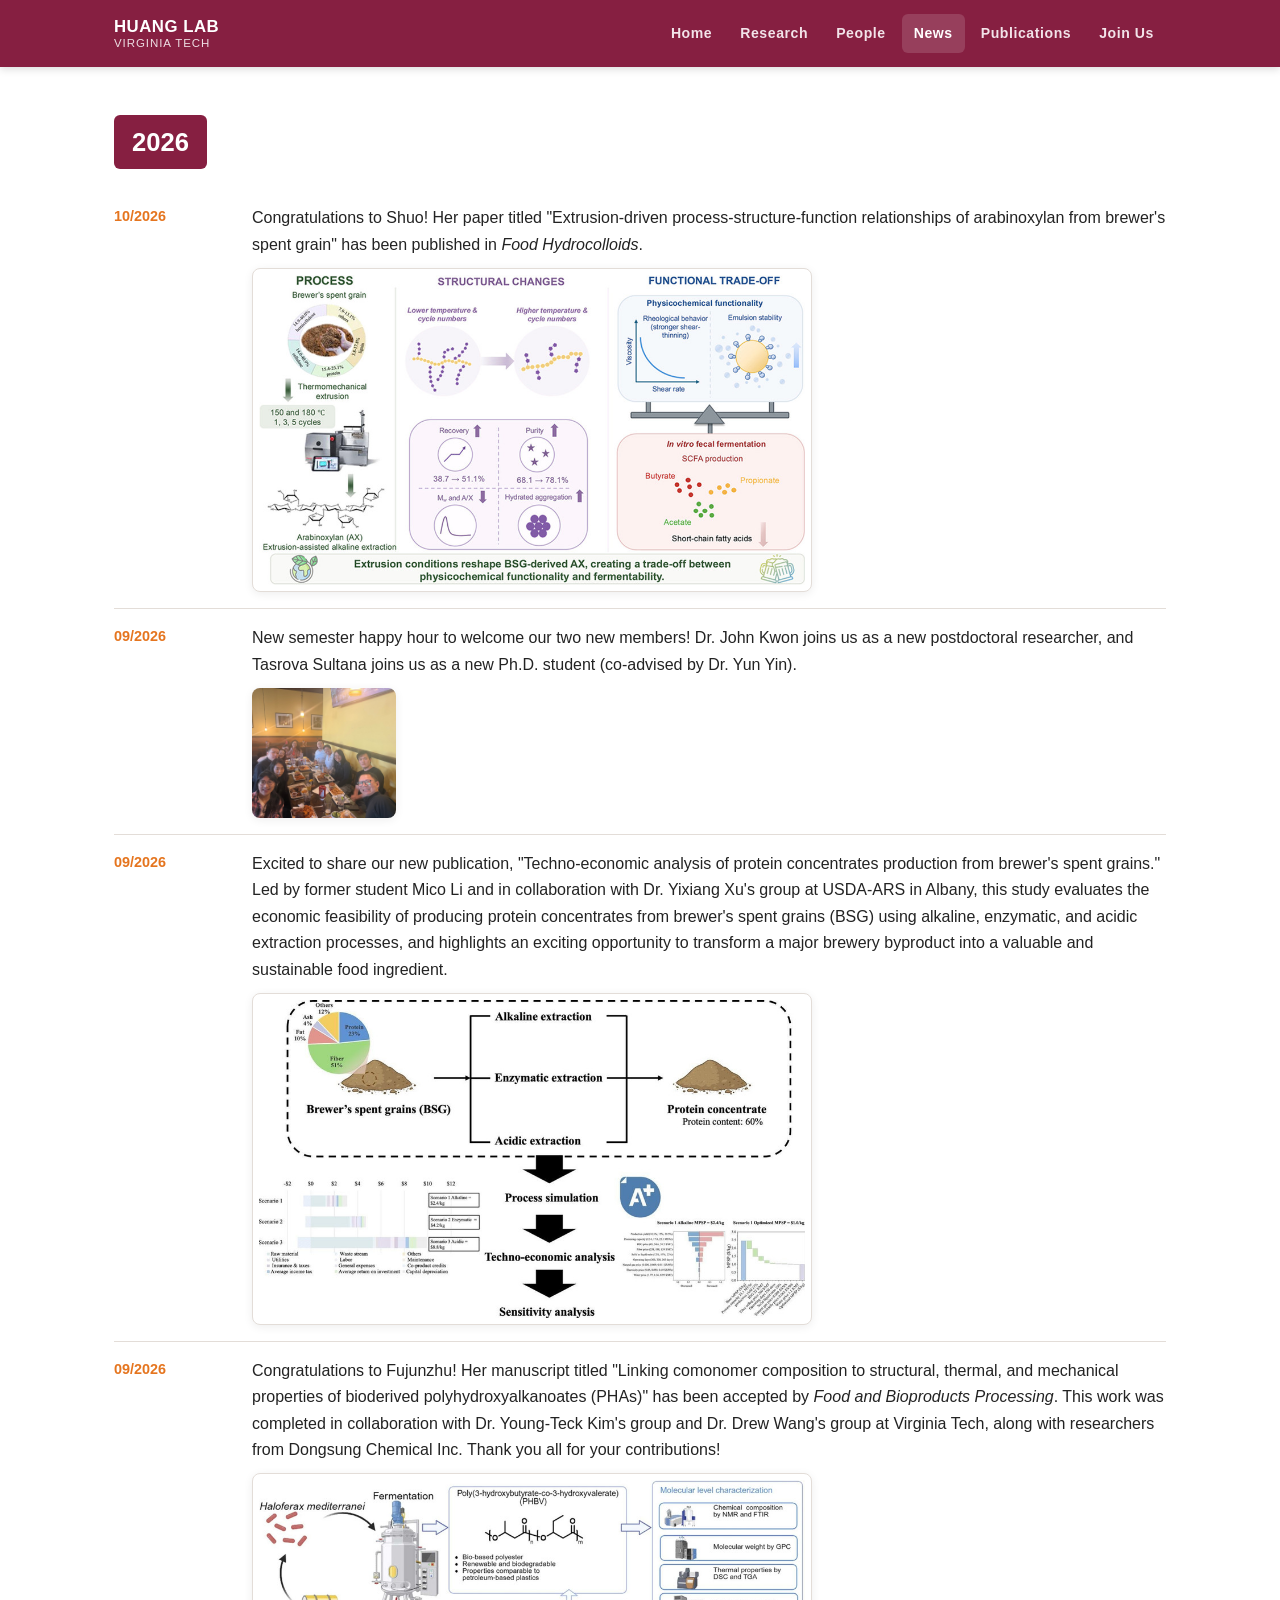
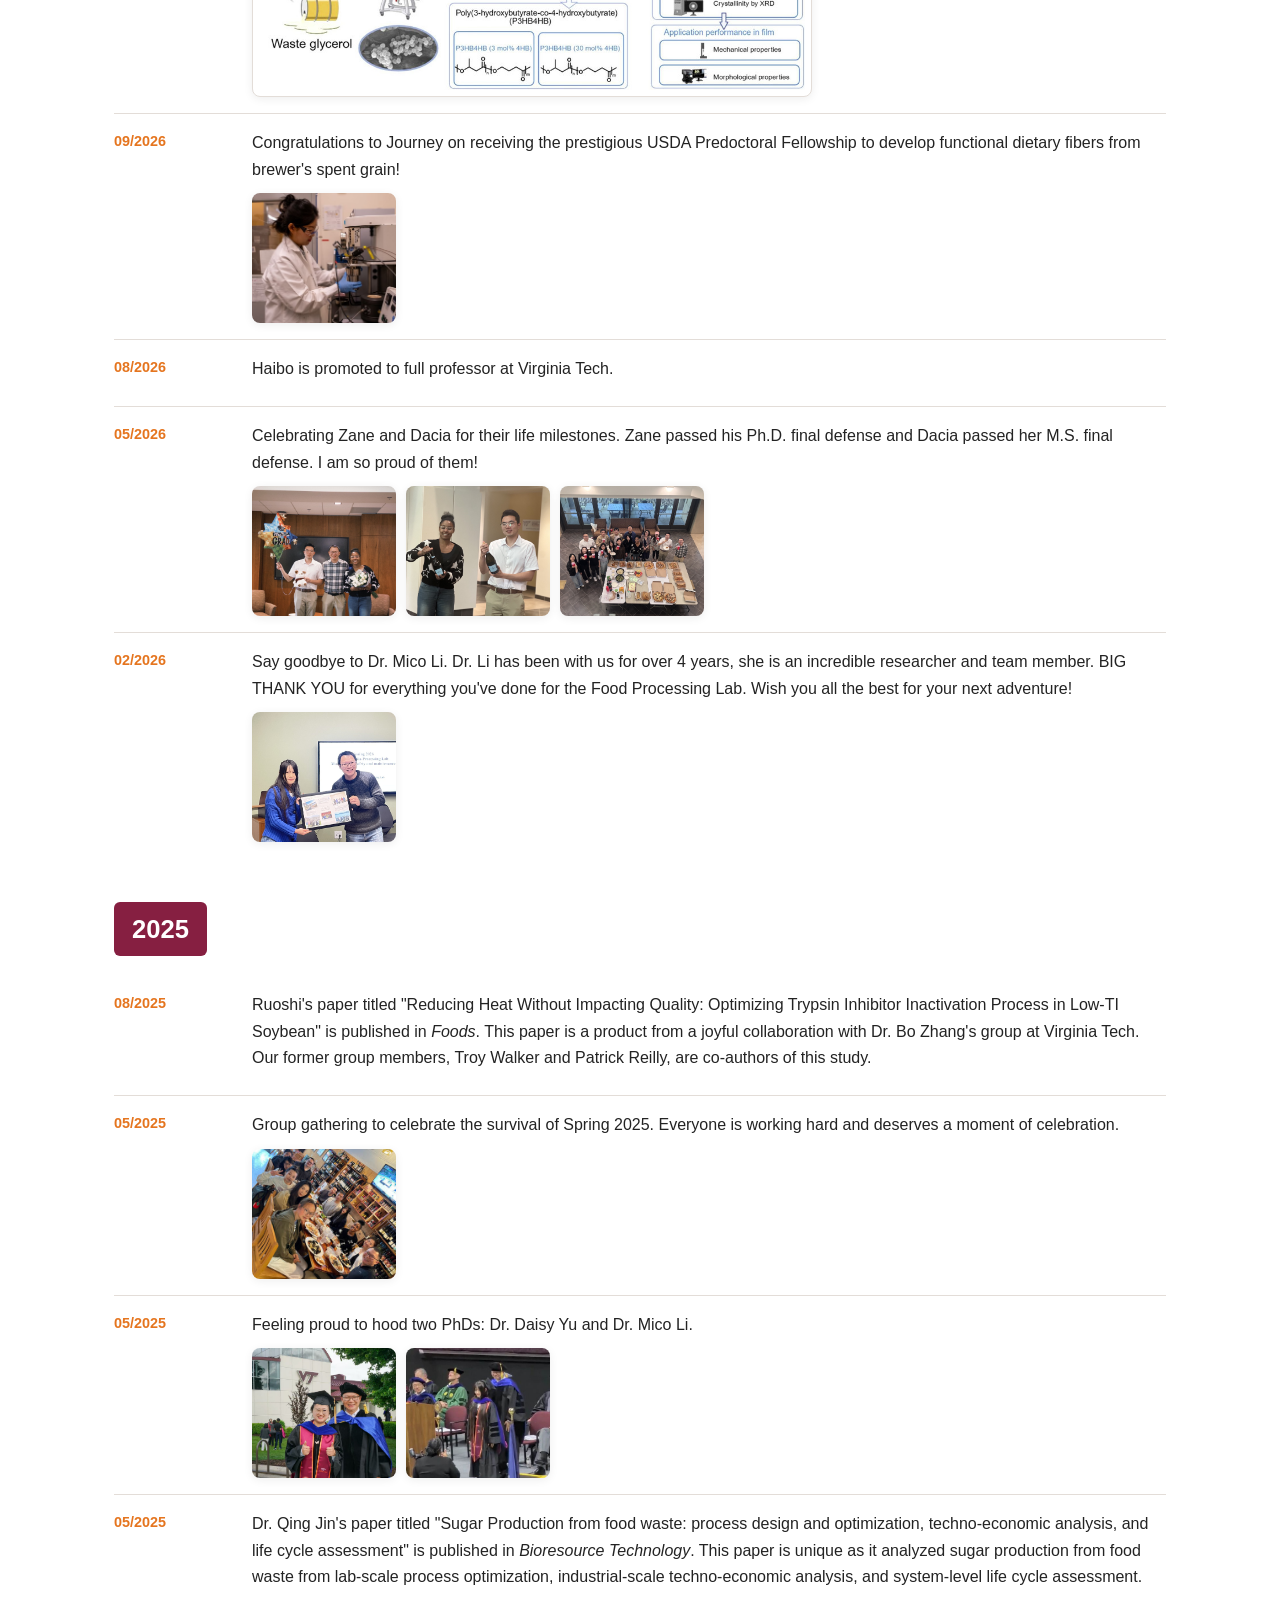
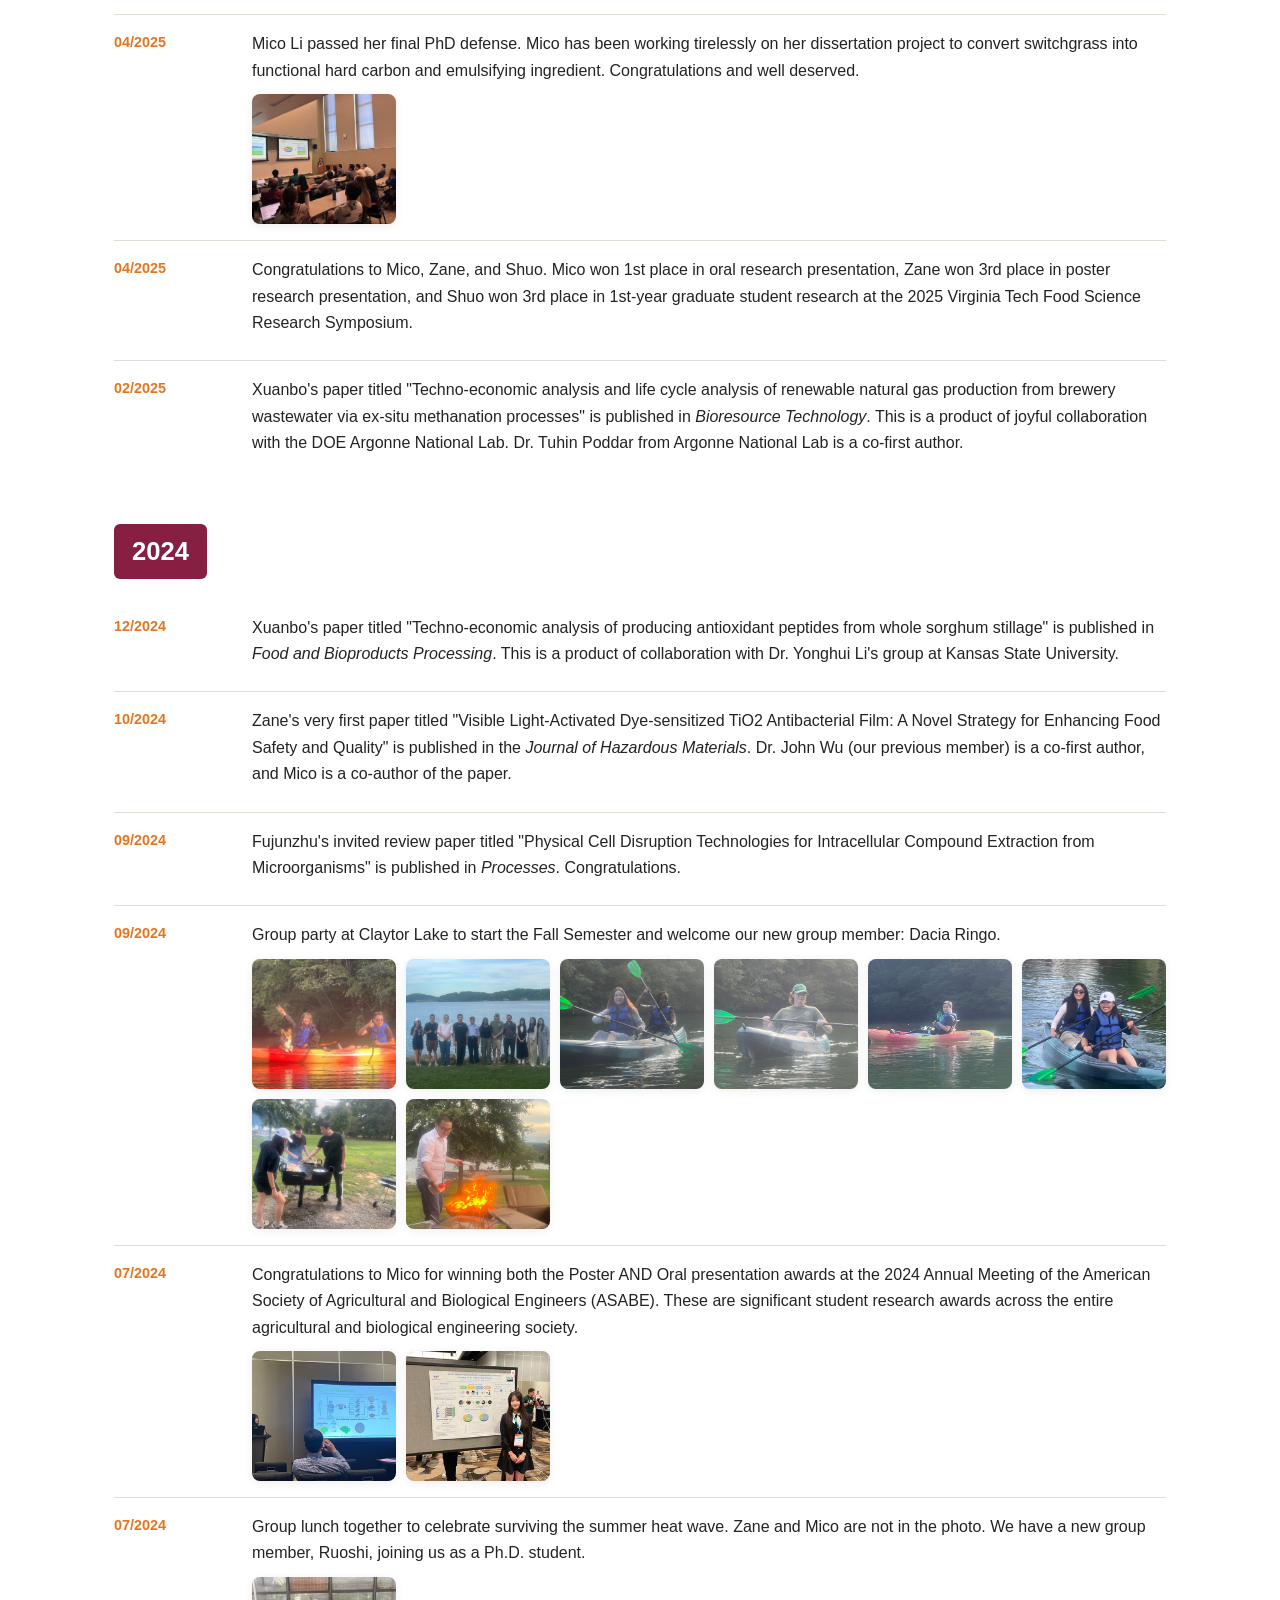
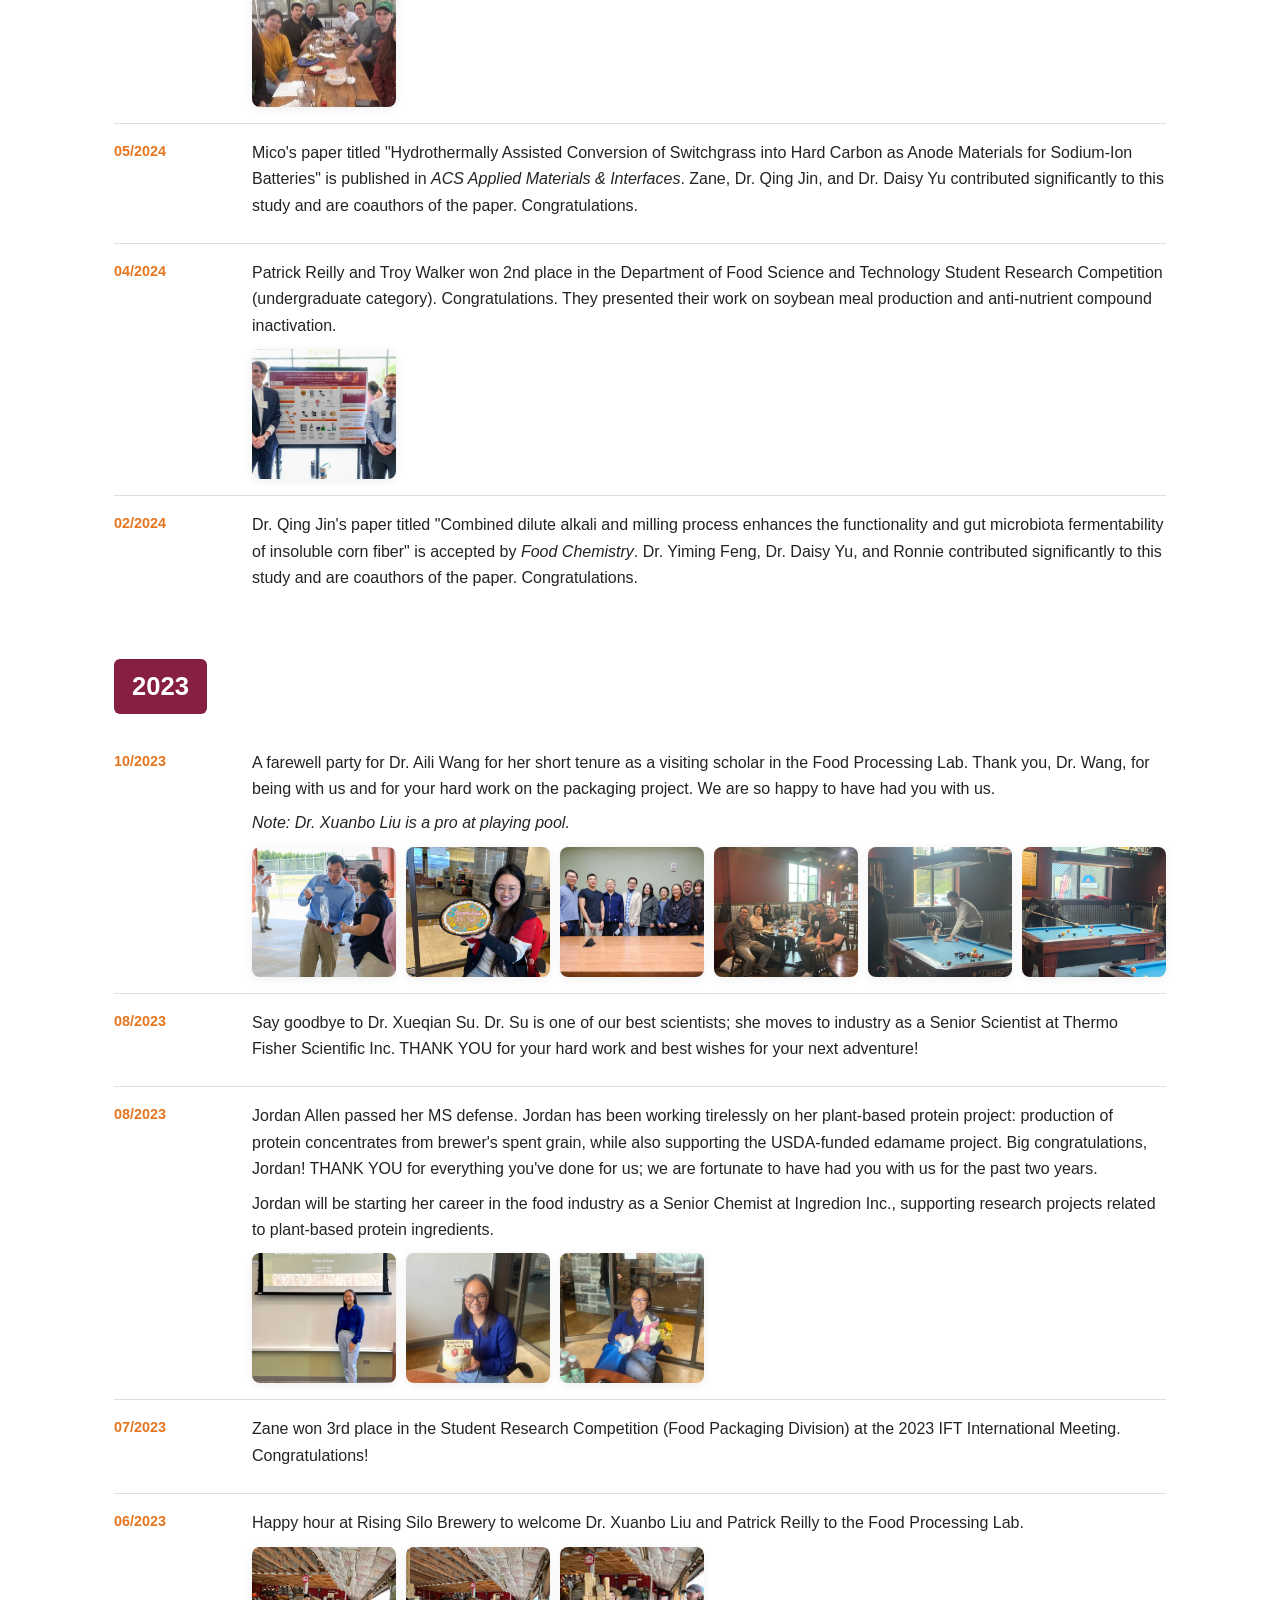
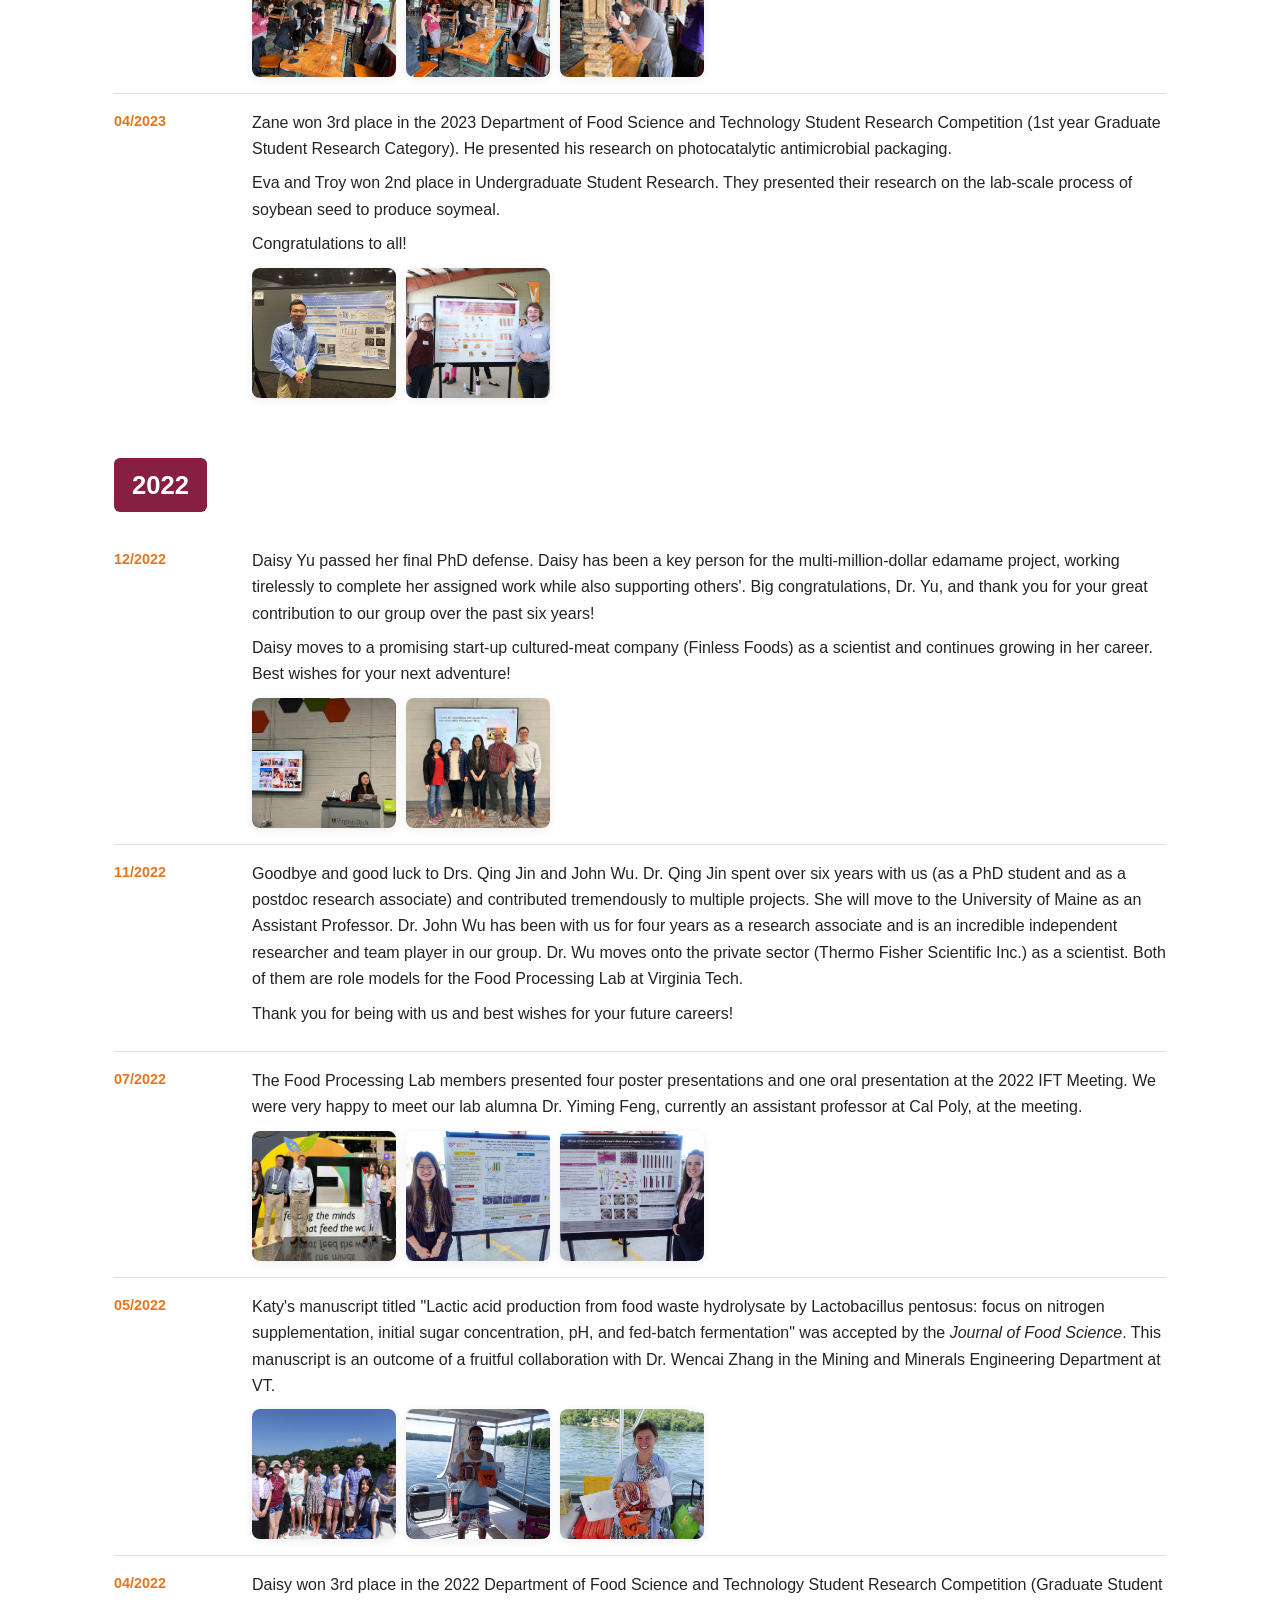
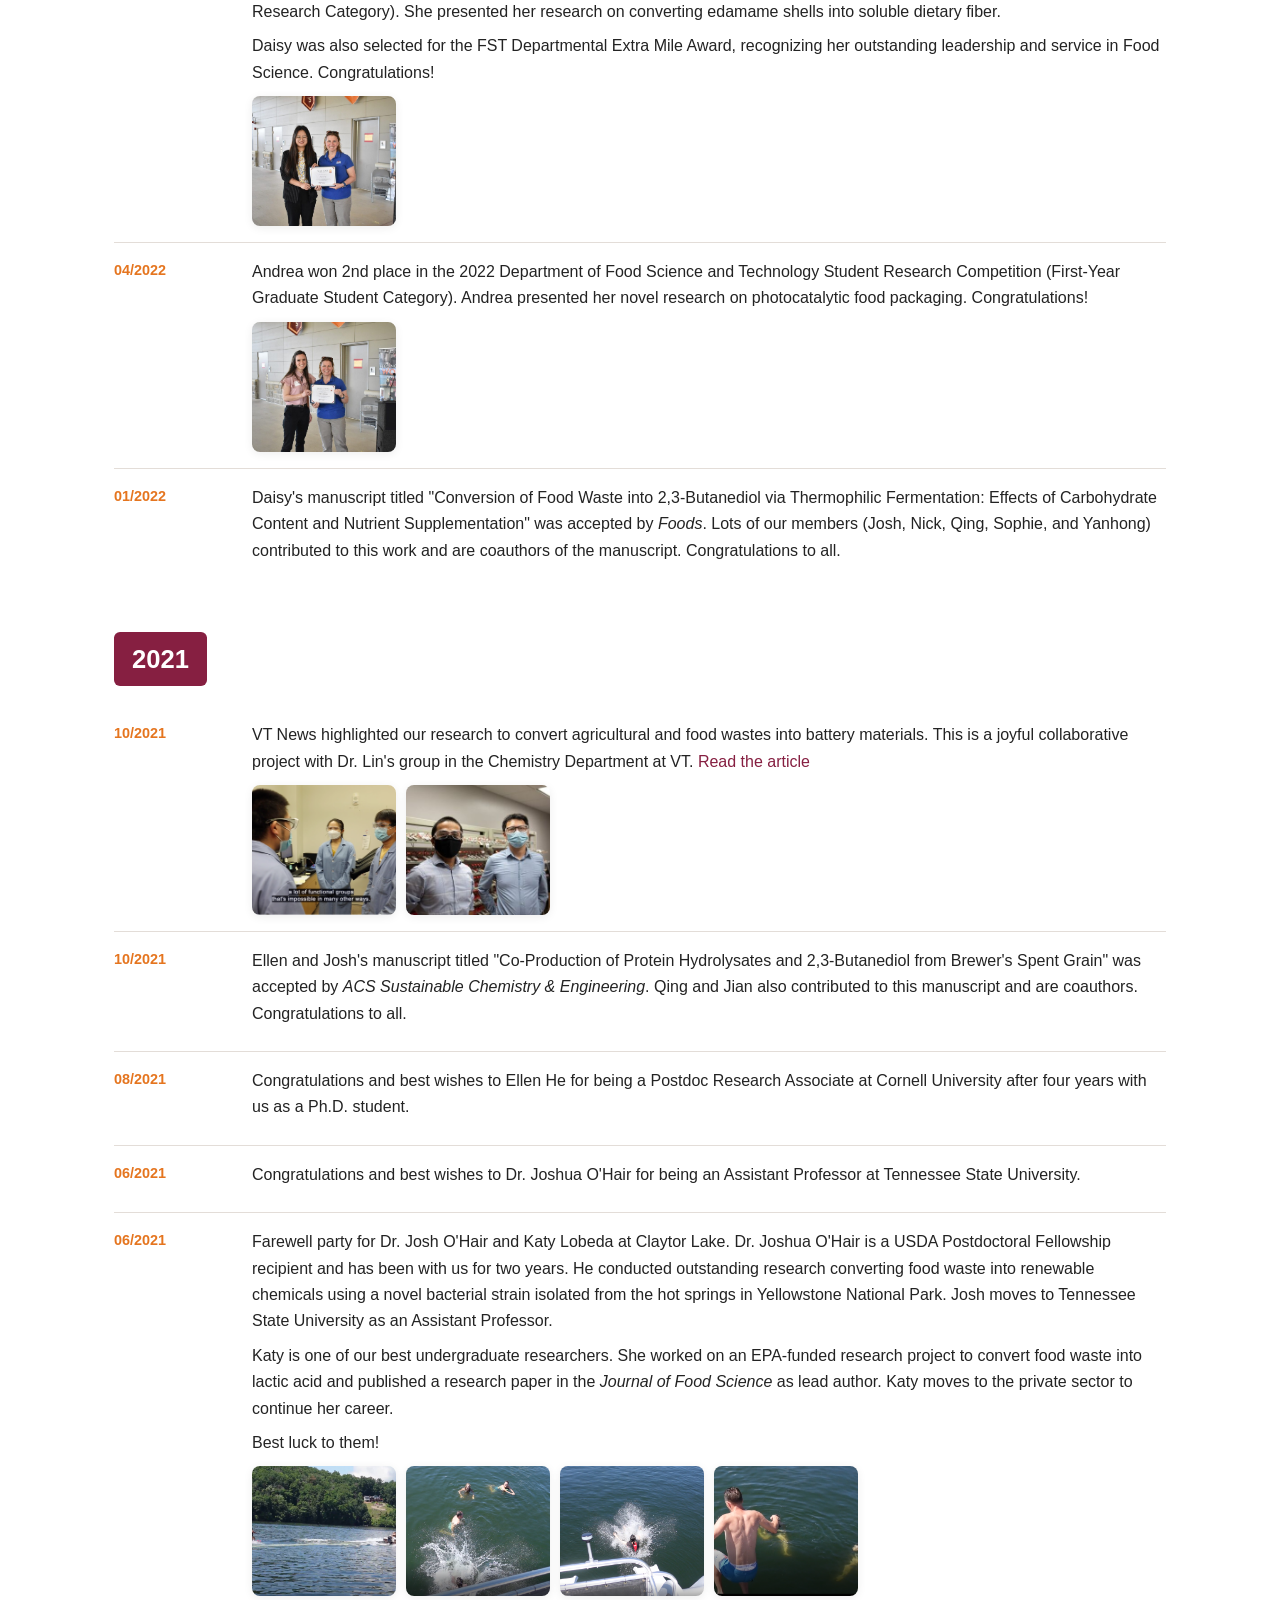
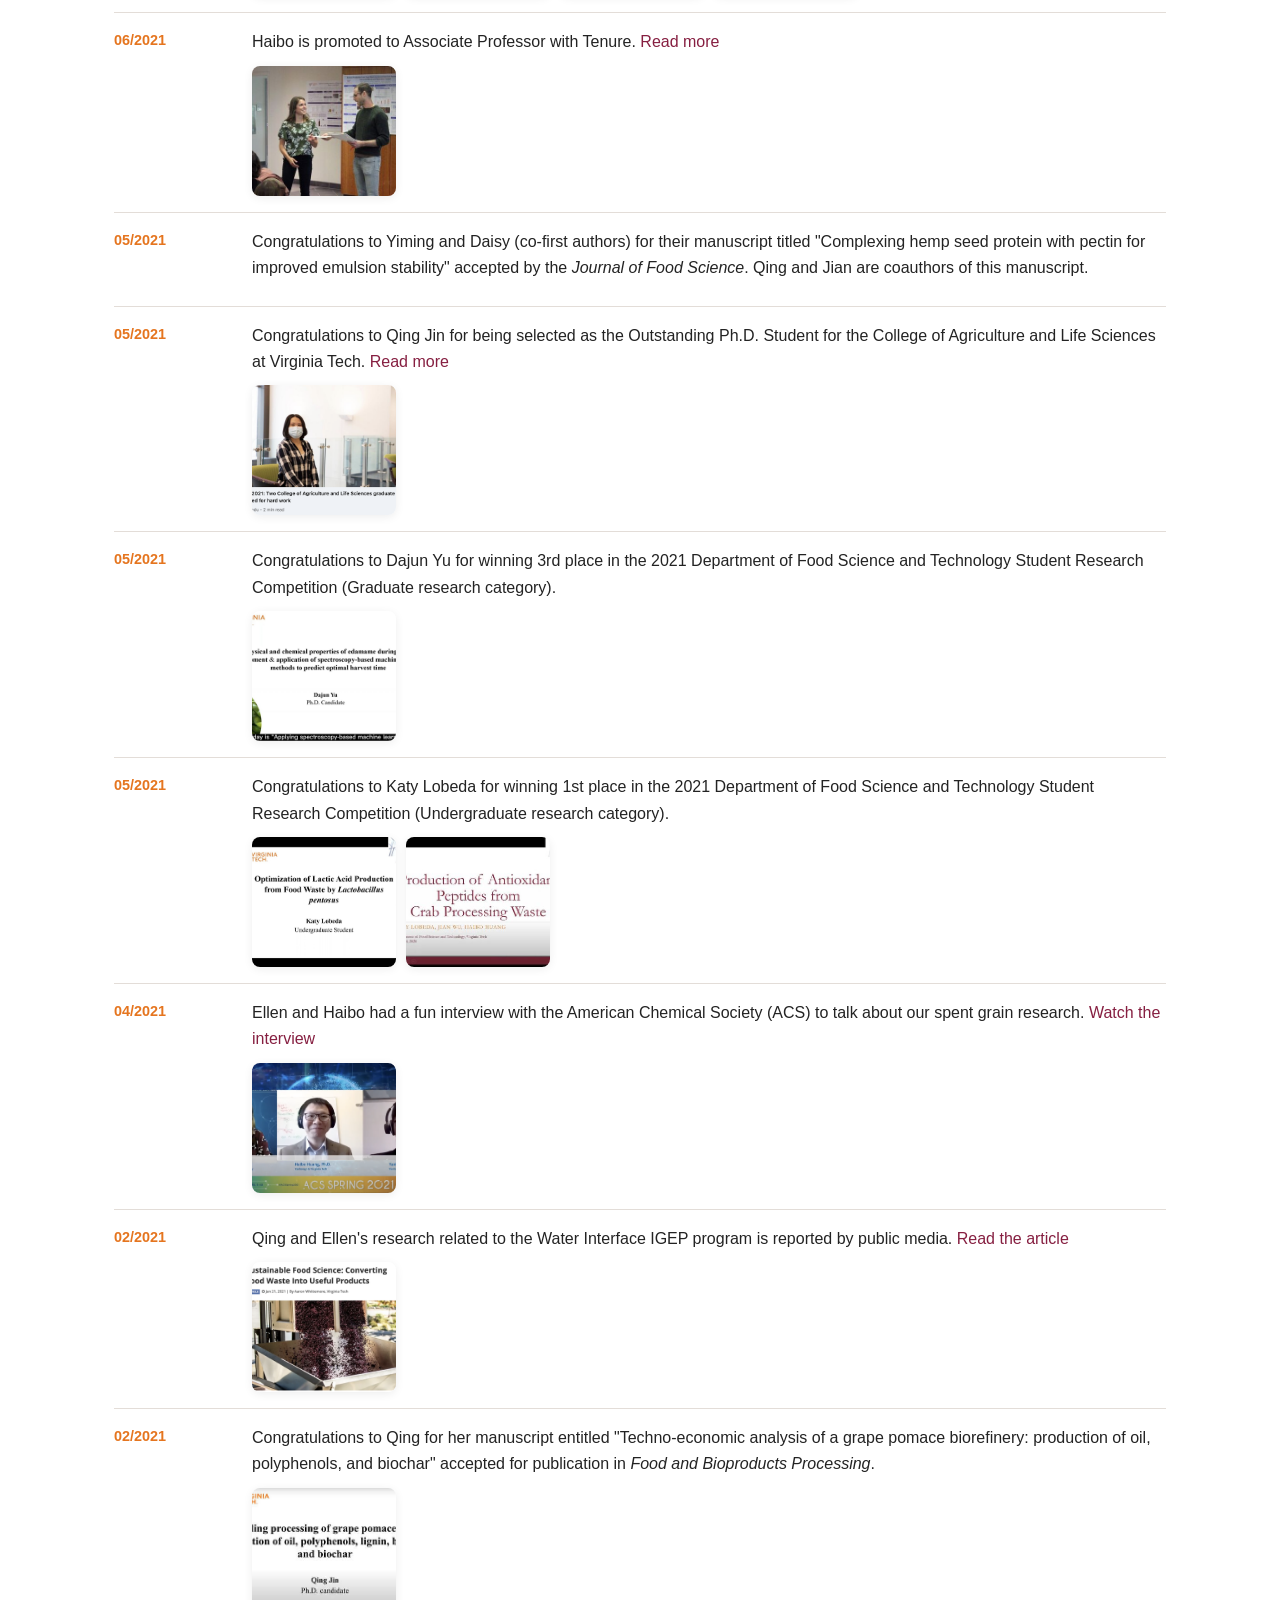
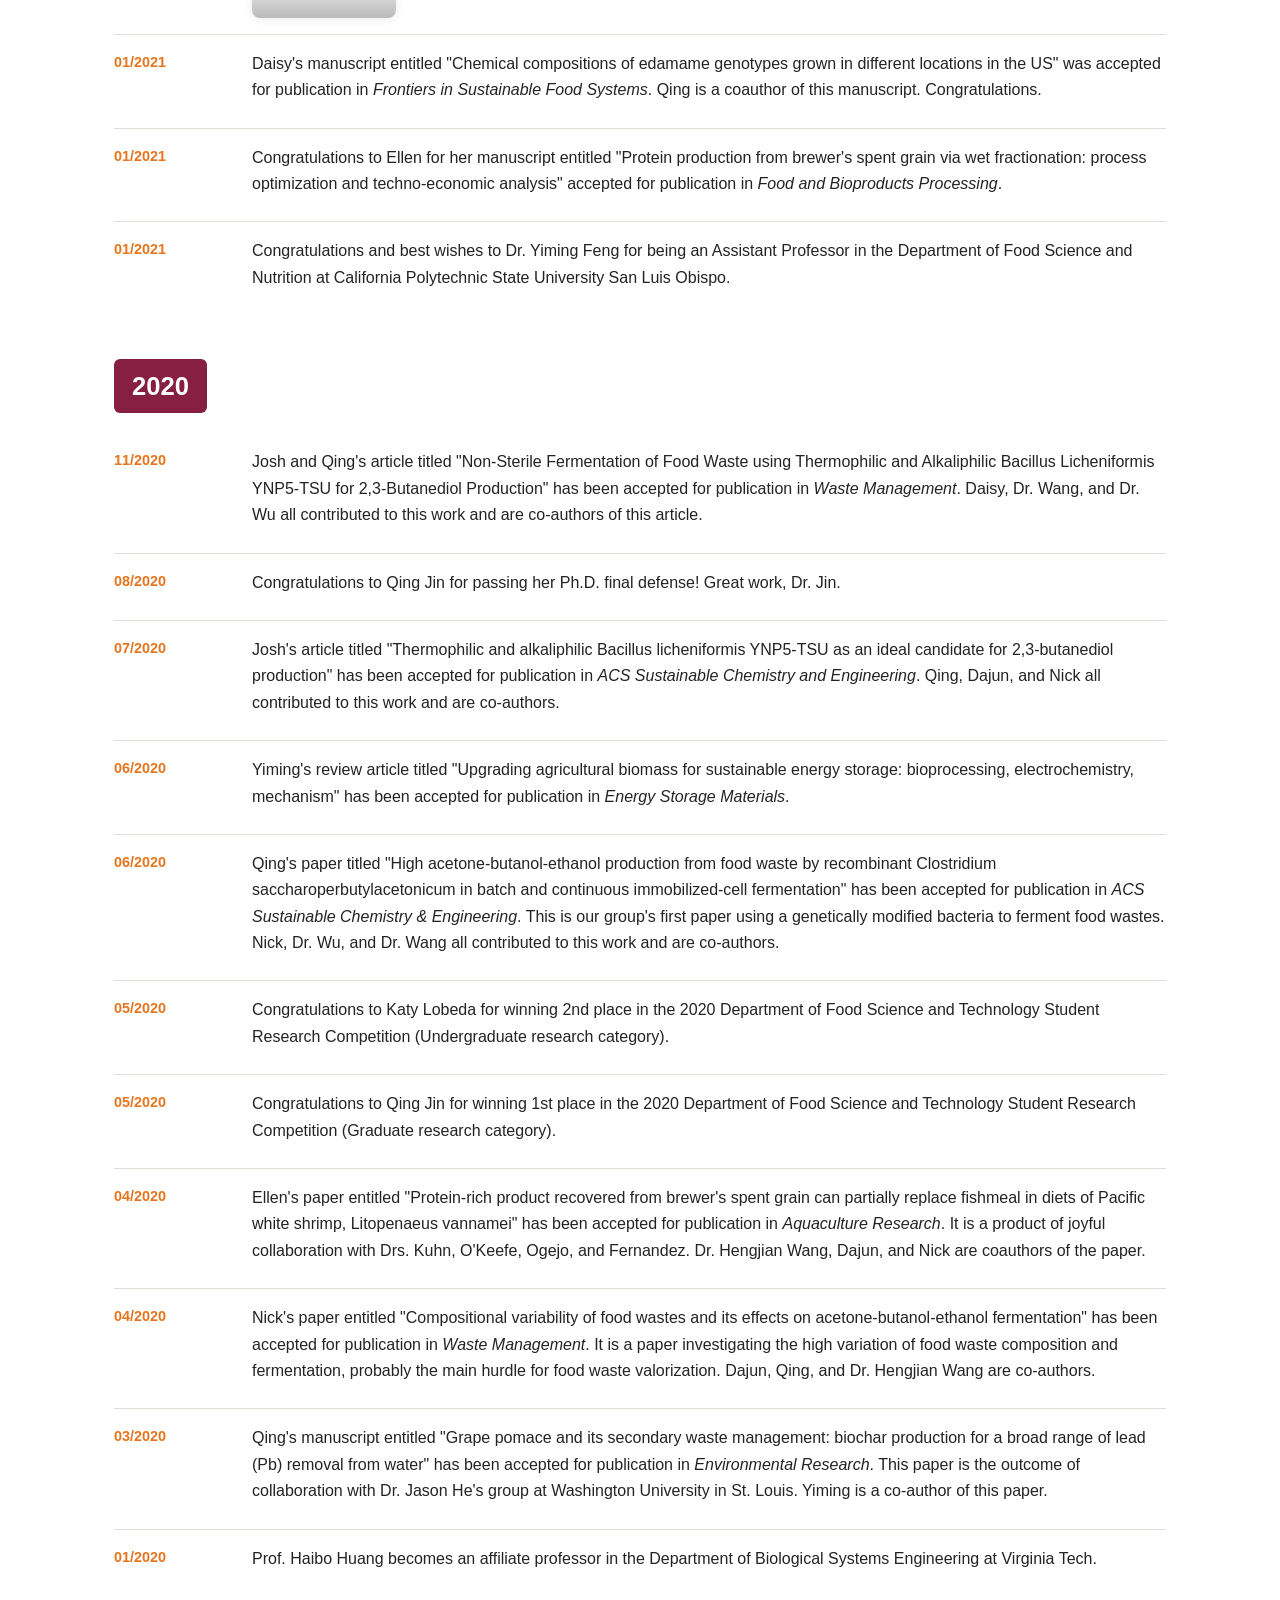
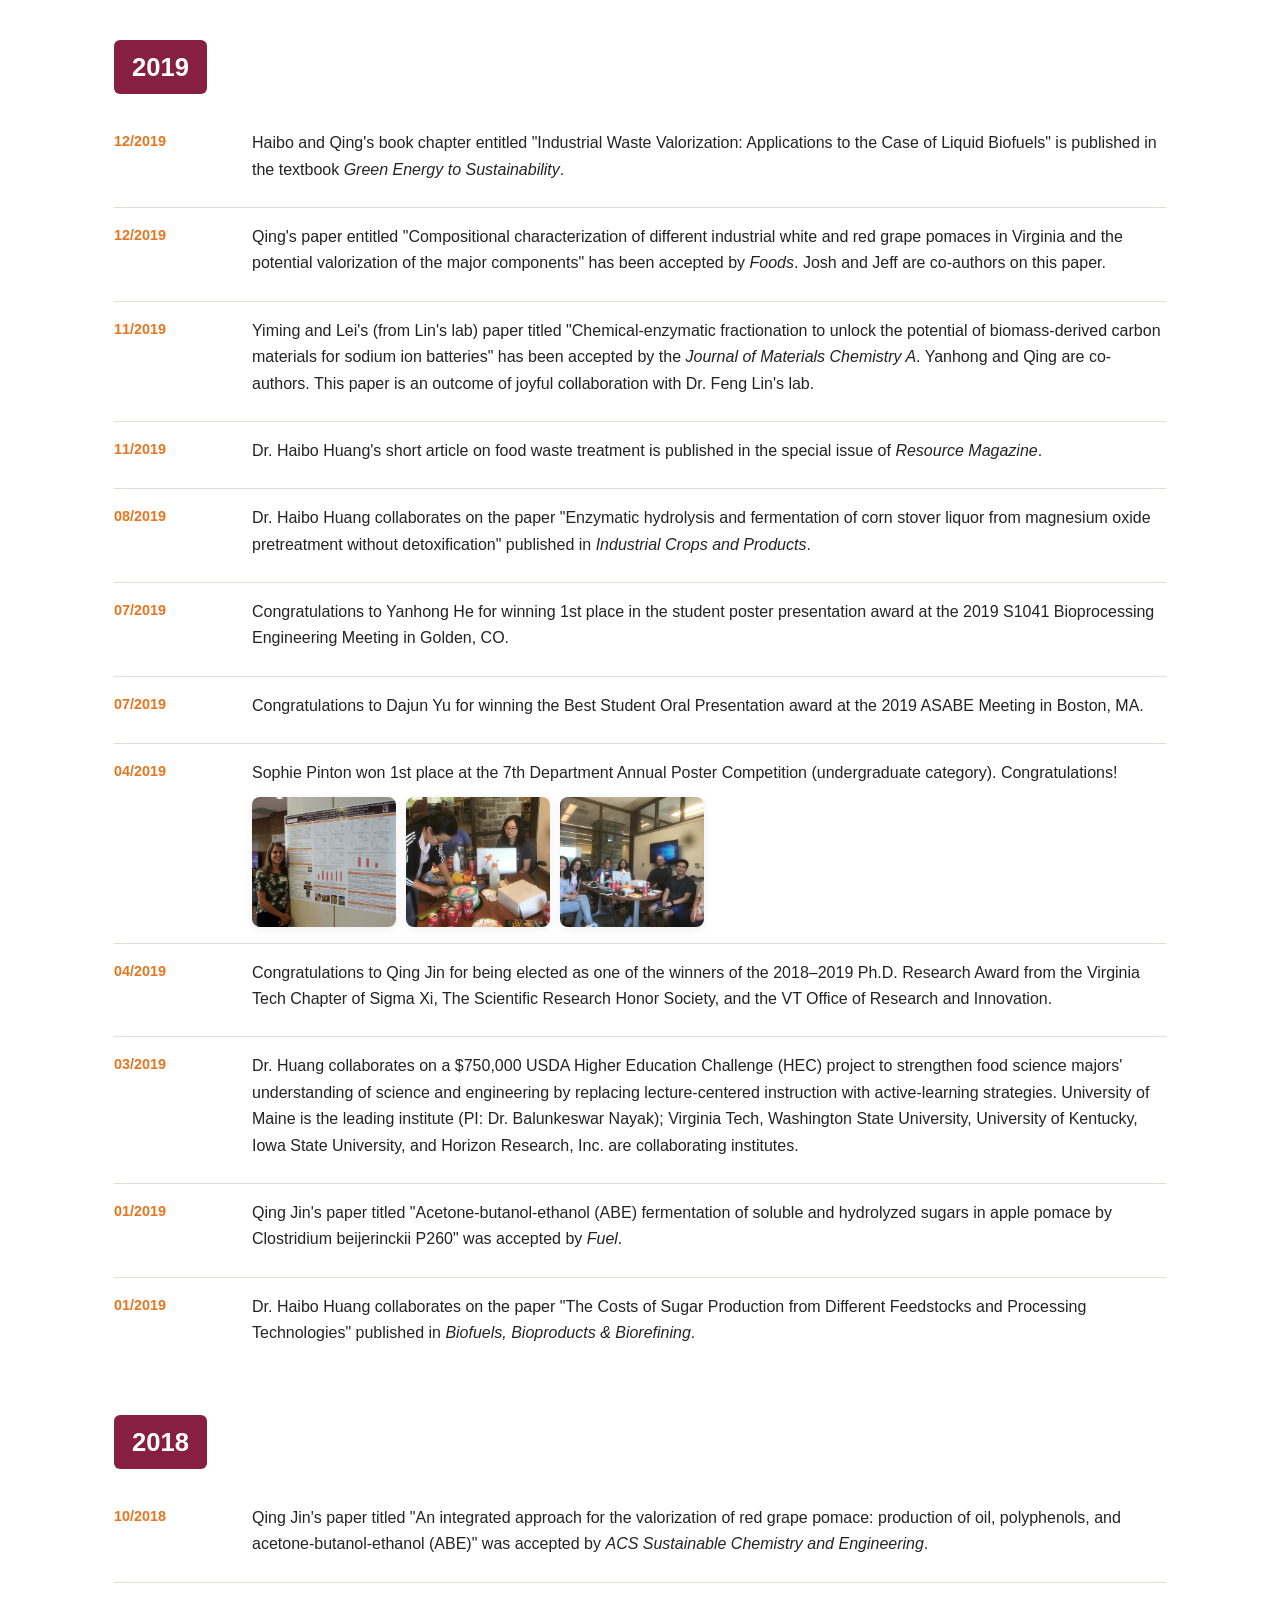
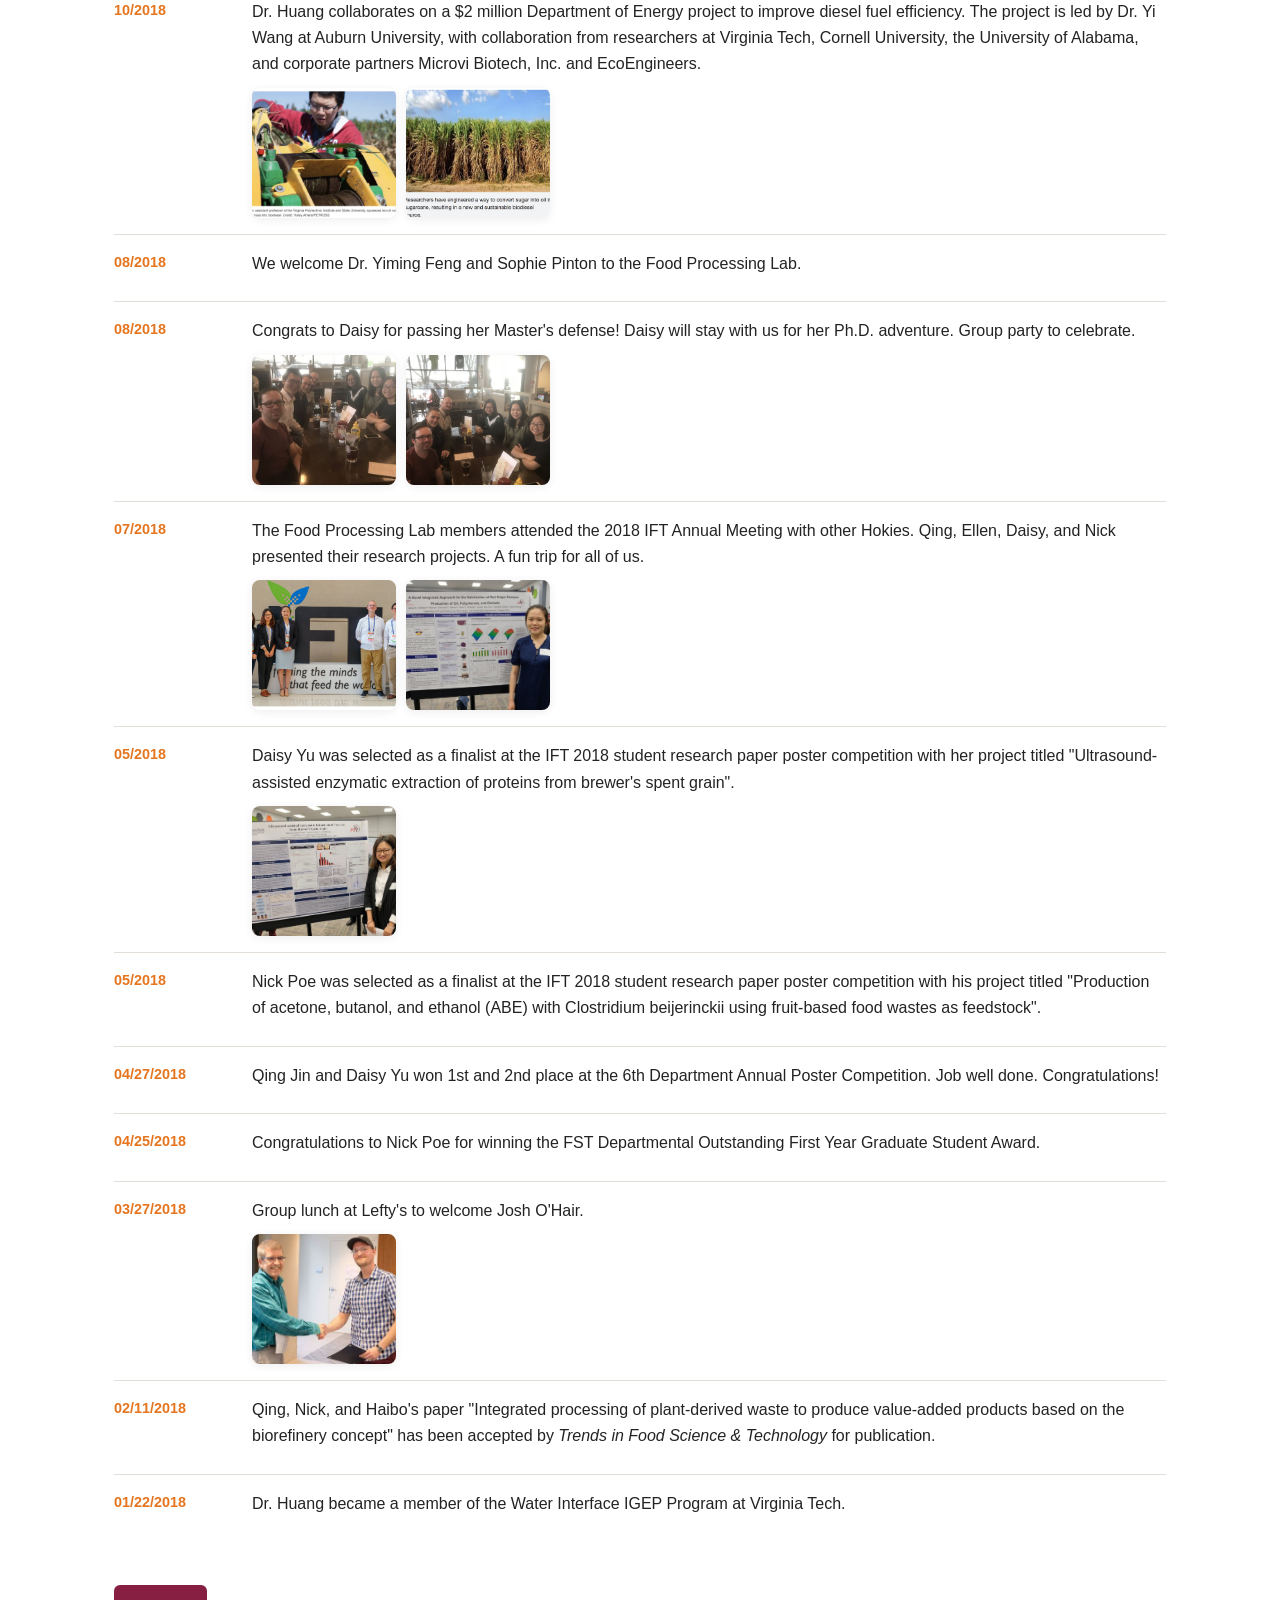
<file: news.html>
<!doctype html>
<html lang="en">
<head>
<meta charset="UTF-8">
<meta name="viewport" content="width=device-width, initial-scale=1.0">
<title>News | Huang Lab at Virginia Tech</title>
<link rel="stylesheet" href="css/style.css">
</head>
<body>

<header class="site-header">
  <div class="header-inner">
    <a class="brand" href="index.html">HUANG LAB<span class="sub">Virginia Tech</span></a>
    <button class="nav-toggle" aria-label="Toggle navigation">&#9776;</button>
    <nav class="main-nav">
      <a href="index.html">Home</a>
      <a href="research.html">Research</a>
      <a href="members.html">People</a>
      <a href="news.html" class="active">News</a>
      <a href="publications.html">Publications</a>
      <a href="join-us.html">Join Us</a>
    </nav>
  </div>
</header>

<main>
  <section>
    <div class="wrap">

      <!-- ================= 2026 ================= -->
      <div class="year-block">
        <div class="year-heading">2026</div>

        <div class="news-item"><div class="news-date">10/2026</div><div class="news-text">
          <p>Congratulations to Shuo! Her paper titled "Extrusion-driven process-structure-function relationships of arabinoxylan from brewer's spent grain" has been published in <em>Food Hydrocolloids</em>.</p>
          <div class="news-photos news-ga">
            <img src="images/publications/10_1016_j_foodhyd_2026_113499.jpg" alt="Graphical abstract: extrusion conditions reshape arabinoxylan from brewer's spent grain, creating a trade-off between physicochemical functionality and fermentability" width="960" height="545" loading="lazy">
          </div>
        </div></div>

        <div class="news-item"><div class="news-date">09/2026</div><div class="news-text">
          <p>New semester happy hour to welcome our two new members! Dr. John Kwon joins us as a new postdoctoral researcher, and Tasrova Sultana joins us as a new Ph.D. student (co-advised by Dr. Yun Yin).</p>
          <div class="news-photos">
            <img src="images/news/2026-06.jpg" alt="Huang Lab members at the new semester happy hour">
          </div>
        </div></div>

        <div class="news-item"><div class="news-date">09/2026</div><div class="news-text">
          <p>Excited to share our new publication, "Techno-economic analysis of protein concentrates production from brewer's spent grains." Led by former student Mico Li and in collaboration with Dr. Yixiang Xu's group at USDA-ARS in Albany, this study evaluates the economic feasibility of producing protein concentrates from brewer's spent grains (BSG) using alkaline, enzymatic, and acidic extraction processes, and highlights an exciting opportunity to transform a major brewery byproduct into a valuable and sustainable food ingredient.</p>
          <div class="news-photos news-ga">
            <img src="images/publications/10_1016_j_biortech_2026_135687.jpg" alt="Graphical abstract: protein concentrate production from brewer's spent grains via alkaline, enzymatic, and acidic extraction, followed by process simulation, techno-economic analysis, and sensitivity analysis" width="960" height="559" loading="lazy">
          </div>
        </div></div>

        <div class="news-item"><div class="news-date">09/2026</div><div class="news-text">
          <p>Congratulations to Fujunzhu! Her manuscript titled "Linking comonomer composition to structural, thermal, and mechanical properties of bioderived polyhydroxyalkanoates (PHAs)" has been accepted by <em>Food and Bioproducts Processing</em>. This work was completed in collaboration with Dr. Young-Teck Kim's group and Dr. Drew Wang's group at Virginia Tech, along with researchers from Dongsung Chemical Inc. Thank you all for your contributions!</p>
          <div class="news-photos news-ga">
            <img src="images/publications/10_1016_j_fbp_2026_09_005.jpg" alt="Graphical abstract: PHBV produced by Haloferax mediterranei fermentation of waste glycerol, compared with P3HB4HB copolymers through molecular-level characterization and film performance testing" width="960" height="369" loading="lazy">
          </div>
        </div></div>

        <div class="news-item"><div class="news-date">09/2026</div><div class="news-text">
          <p>Congratulations to Journey on receiving the prestigious USDA Predoctoral Fellowship to develop functional dietary fibers from brewer's spent grain!</p>
          <div class="news-photos">
            <img src="images/news/2026-05.jpg" alt="Journey working in the lab">
          </div>
        </div></div>

        <div class="news-item"><div class="news-date">08/2026</div><div class="news-text">
          <p>Haibo is promoted to full professor at Virginia Tech.</p>
        </div></div>

        <div class="news-item"><div class="news-date">05/2026</div><div class="news-text">
          <p>Celebrating Zane and Dacia for their life milestones. Zane passed his Ph.D. final defense and Dacia passed her M.S. final defense. I am so proud of them!</p>
          <div class="news-photos">
            <img src="images/news/2026-03.jpg" alt="Zane and Dacia with Way to Go Grad balloon">
            <img src="images/news/2026-01.jpg" alt="Zane and Dacia celebrating with champagne">
            <img src="images/news/2026-02.jpg" alt="Group celebration photo">
          </div>
        </div></div>

        <div class="news-item"><div class="news-date">02/2026</div><div class="news-text">
          <p>Say goodbye to Dr. Mico Li. Dr. Li has been with us for over 4 years, she is an incredible researcher and team member. BIG THANK YOU for everything you've done for the Food Processing Lab. Wish you all the best for your next adventure!</p>
          <div class="news-photos">
            <img src="images/news/2026-04.jpg" alt="Mico Li receiving a farewell gift from Dr. Huang">
          </div>
        </div></div>
      </div>

      <!-- ================= 2025 ================= -->
      <div class="year-block">
        <div class="year-heading">2025</div>

        <div class="news-item"><div class="news-date">08/2025</div><div class="news-text">
          <p>Ruoshi's paper titled "Reducing Heat Without Impacting Quality: Optimizing Trypsin Inhibitor Inactivation Process in Low-TI Soybean" is published in <em>Foods</em>. This paper is a product from a joyful collaboration with Dr. Bo Zhang's group at Virginia Tech. Our former group members, Troy Walker and Patrick Reilly, are co-authors of this study.</p>
        </div></div>

        <div class="news-item"><div class="news-date">05/2025</div><div class="news-text">
          <p>Group gathering to celebrate the survival of Spring 2025. Everyone is working hard and deserves a moment of celebration.</p>
          <div class="news-photos">
            <img src="images/news/2025-01.jpg" alt="Group dinner gathering">
          </div>
        </div></div>

        <div class="news-item"><div class="news-date">05/2025</div><div class="news-text">
          <p>Feeling proud to hood two PhDs: Dr. Daisy Yu and Dr. Mico Li.</p>
          <div class="news-photos">
            <img src="images/news/2025-02.jpeg" alt="Daisy Yu and Mico Li at PhD hooding">
            <img src="images/news/2025-03.jpg" alt="PhD hooding ceremony on stage">
          </div>
        </div></div>

        <div class="news-item"><div class="news-date">05/2025</div><div class="news-text">
          <p>Dr. Qing Jin's paper titled "Sugar Production from food waste: process design and optimization, techno-economic analysis, and life cycle assessment" is published in <em>Bioresource Technology</em>. This paper is unique as it analyzed sugar production from food waste from lab-scale process optimization, industrial-scale techno-economic analysis, and system-level life cycle assessment.</p>
        </div></div>

        <div class="news-item"><div class="news-date">04/2025</div><div class="news-text">
          <p>Mico Li passed her final PhD defense. Mico has been working tirelessly on her dissertation project to convert switchgrass into functional hard carbon and emulsifying ingredient. Congratulations and well deserved.</p>
          <div class="news-photos">
            <img src="images/news/2025-04.jpg" alt="Mico Li's PhD defense presentation">
          </div>
        </div></div>

        <div class="news-item"><div class="news-date">04/2025</div><div class="news-text">
          <p>Congratulations to Mico, Zane, and Shuo. Mico won 1st place in oral research presentation, Zane won 3rd place in poster research presentation, and Shuo won 3rd place in 1st-year graduate student research at the 2025 Virginia Tech Food Science Research Symposium.</p>
        </div></div>

        <div class="news-item"><div class="news-date">02/2025</div><div class="news-text">
          <p>Xuanbo's paper titled "Techno-economic analysis and life cycle analysis of renewable natural gas production from brewery wastewater via ex-situ methanation processes" is published in <em>Bioresource Technology</em>. This is a product of joyful collaboration with the DOE Argonne National Lab. Dr. Tuhin Poddar from Argonne National Lab is a co-first author.</p>
        </div></div>
      </div>

      <!-- ================= 2024 ================= -->
      <div class="year-block">
        <div class="year-heading">2024</div>

        <div class="news-item"><div class="news-date">12/2024</div><div class="news-text">
          <p>Xuanbo's paper titled "Techno-economic analysis of producing antioxidant peptides from whole sorghum stillage" is published in <em>Food and Bioproducts Processing</em>. This is a product of collaboration with Dr. Yonghui Li's group at Kansas State University.</p>
        </div></div>

        <div class="news-item"><div class="news-date">10/2024</div><div class="news-text">
          <p>Zane's very first paper titled "Visible Light-Activated Dye-sensitized TiO2 Antibacterial Film: A Novel Strategy for Enhancing Food Safety and Quality" is published in the <em>Journal of Hazardous Materials</em>. Dr. John Wu (our previous member) is a co-first author, and Mico is a co-author of the paper.</p>
        </div></div>

        <div class="news-item"><div class="news-date">09/2024</div><div class="news-text">
          <p>Fujunzhu's invited review paper titled "Physical Cell Disruption Technologies for Intracellular Compound Extraction from Microorganisms" is published in <em>Processes</em>. Congratulations.</p>
        </div></div>

        <div class="news-item"><div class="news-date">09/2024</div><div class="news-text">
          <p>Group party at Claytor Lake to start the Fall Semester and welcome our new group member: Dacia Ringo.</p>
          <div class="news-photos">
            <img src="images/news/2024-01.jpg" alt="Kayaking at Claytor Lake">
            <img src="images/news/2024-02.jpg" alt="Group photo by the lake">
            <img src="images/news/2024-03.jpg" alt="Kayaking at Claytor Lake">
            <img src="images/news/2024-04.jpg" alt="Kayaking at Claytor Lake">
            <img src="images/news/2024-05.jpg" alt="Kayaking at Claytor Lake">
            <img src="images/news/2024-06.jpg" alt="Kayaking at Claytor Lake">
            <img src="images/news/2024-07.jpg" alt="Grilling at Claytor Lake">
            <img src="images/news/2025-06.jpg" alt="Evening bonfire at Claytor Lake">
          </div>
        </div></div>

        <div class="news-item"><div class="news-date">07/2024</div><div class="news-text">
          <p>Congratulations to Mico for winning both the Poster AND Oral presentation awards at the 2024 Annual Meeting of the American Society of Agricultural and Biological Engineers (ASABE). These are significant student research awards across the entire agricultural and biological engineering society.</p>
          <div class="news-photos">
            <img src="images/news/2024-08.jpg" alt="Mico's ASABE oral presentation">
            <img src="images/news/2024-09.jpg" alt="Mico's ASABE poster presentation">
          </div>
        </div></div>

        <div class="news-item"><div class="news-date">07/2024</div><div class="news-text">
          <p>Group lunch together to celebrate surviving the summer heat wave. Zane and Mico are not in the photo. We have a new group member, Ruoshi, joining us as a Ph.D. student.</p>
          <div class="news-photos">
            <img src="images/news/2024-10.jpeg" alt="Group lunch">
          </div>
        </div></div>

        <div class="news-item"><div class="news-date">05/2024</div><div class="news-text">
          <p>Mico's paper titled "Hydrothermally Assisted Conversion of Switchgrass into Hard Carbon as Anode Materials for Sodium-Ion Batteries" is published in <em>ACS Applied Materials &amp; Interfaces</em>. Zane, Dr. Qing Jin, and Dr. Daisy Yu contributed significantly to this study and are coauthors of the paper. Congratulations.</p>
        </div></div>

        <div class="news-item"><div class="news-date">04/2024</div><div class="news-text">
          <p>Patrick Reilly and Troy Walker won 2nd place in the Department of Food Science and Technology Student Research Competition (undergraduate category). Congratulations. They presented their work on soybean meal production and anti-nutrient compound inactivation.</p>
          <div class="news-photos">
            <img src="images/news/2024-11.jpg" alt="Patrick Reilly and Troy Walker at their poster">
          </div>
        </div></div>

        <div class="news-item"><div class="news-date">02/2024</div><div class="news-text">
          <p>Dr. Qing Jin's paper titled "Combined dilute alkali and milling process enhances the functionality and gut microbiota fermentability of insoluble corn fiber" is accepted by <em>Food Chemistry</em>. Dr. Yiming Feng, Dr. Daisy Yu, and Ronnie contributed significantly to this study and are coauthors of the paper. Congratulations.</p>
        </div></div>
      </div>

      <!-- ================= 2023 ================= -->
      <div class="year-block">
        <div class="year-heading">2023</div>

        <div class="news-item"><div class="news-date">10/2023</div><div class="news-text">
          <p>A farewell party for Dr. Aili Wang for her short tenure as a visiting scholar in the Food Processing Lab. Thank you, Dr. Wang, for being with us and for your hard work on the packaging project. We are so happy to have had you with us.</p>
          <p><em>Note: Dr. Xuanbo Liu is a pro at playing pool.</em></p>
          <div class="news-photos">
            <img src="images/news/2023-08.jpg" alt="Farewell gathering for Dr. Aili Wang">
            <img src="images/news/2023-12.jpg" alt="Farewell gathering for Dr. Aili Wang">
            <img src="images/news/2023-13.jpg" alt="Farewell dinner for Dr. Aili Wang">
            <img src="images/news/2024-12.jpg" alt="Farewell dinner">
            <img src="images/news/2024-13.jpg" alt="Xuanbo Liu playing pool">
            <img src="images/news/2024-14.jpg" alt="Playing pool">
          </div>
        </div></div>

        <div class="news-item"><div class="news-date">08/2023</div><div class="news-text">
          <p>Say goodbye to Dr. Xueqian Su. Dr. Su is one of our best scientists; she moves to industry as a Senior Scientist at Thermo Fisher Scientific Inc. THANK YOU for your hard work and best wishes for your next adventure!</p>
        </div></div>

        <div class="news-item"><div class="news-date">08/2023</div><div class="news-text">
          <p>Jordan Allen passed her MS defense. Jordan has been working tirelessly on her plant-based protein project: production of protein concentrates from brewer's spent grain, while also supporting the USDA-funded edamame project. Big congratulations, Jordan! THANK YOU for everything you've done for us; we are fortunate to have had you with us for the past two years.</p>
          <p>Jordan will be starting her career in the food industry as a Senior Chemist at Ingredion Inc., supporting research projects related to plant-based protein ingredients.</p>
          <div class="news-photos">
            <img src="images/news/2023-01.jpeg" alt="Jordan Allen's MS defense presentation">
            <img src="images/news/2023-02.jpg" alt="Jordan Allen celebrating with cake">
            <img src="images/news/2023-03.jpg" alt="Jordan Allen with farewell gifts">
          </div>
        </div></div>

        <div class="news-item"><div class="news-date">07/2023</div><div class="news-text">
          <p>Zane won 3rd place in the Student Research Competition (Food Packaging Division) at the 2023 IFT International Meeting. Congratulations!</p>
        </div></div>

        <div class="news-item"><div class="news-date">06/2023</div><div class="news-text">
          <p>Happy hour at Rising Silo Brewery to welcome Dr. Xuanbo Liu and Patrick Reilly to the Food Processing Lab.</p>
          <div class="news-photos">
            <img src="images/news/2023-05.jpg" alt="Happy hour at Rising Silo Brewery">
            <img src="images/news/2023-06.jpg" alt="Happy hour at Rising Silo Brewery">
            <img src="images/news/2023-07.jpg" alt="Playing Jenga at Rising Silo Brewery">
          </div>
        </div></div>

        <div class="news-item"><div class="news-date">04/2023</div><div class="news-text">
          <p>Zane won 3rd place in the 2023 Department of Food Science and Technology Student Research Competition (1st year Graduate Student Research Category). He presented his research on photocatalytic antimicrobial packaging.</p>
          <p>Eva and Troy won 2nd place in Undergraduate Student Research. They presented their research on the lab-scale process of soybean seed to produce soymeal.</p>
          <p>Congratulations to all!</p>
          <div class="news-photos">
            <img src="images/news/2023-04.jpg" alt="Zane at his poster presentation">
            <img src="images/news/2023-09.jpg" alt="Eva and Troy at their poster presentation">
          </div>
        </div></div>

      </div>

      <!-- ================= 2022 ================= -->
      <div class="year-block">
        <div class="year-heading">2022</div>

        <div class="news-item"><div class="news-date">12/2022</div><div class="news-text">
          <p>Daisy Yu passed her final PhD defense. Daisy has been a key person for the multi-million-dollar edamame project, working tirelessly to complete her assigned work while also supporting others'. Big congratulations, Dr. Yu, and thank you for your great contribution to our group over the past six years!</p>
          <p>Daisy moves to a promising start-up cultured-meat company (Finless Foods) as a scientist and continues growing in her career. Best wishes for your next adventure!</p>
          <div class="news-photos">
            <img src="images/news/2023-10.jpg" alt="Daisy Yu's PhD defense presentation">
            <img src="images/news/2023-11.jpg" alt="Group photo celebrating Daisy Yu's PhD defense">
          </div>
        </div></div>

        <div class="news-item"><div class="news-date">11/2022</div><div class="news-text">
          <p>Goodbye and good luck to Drs. Qing Jin and John Wu. Dr. Qing Jin spent over six years with us (as a PhD student and as a postdoc research associate) and contributed tremendously to multiple projects. She will move to the University of Maine as an Assistant Professor. Dr. John Wu has been with us for four years as a research associate and is an incredible independent researcher and team player in our group. Dr. Wu moves onto the private sector (Thermo Fisher Scientific Inc.) as a scientist. Both of them are role models for the Food Processing Lab at Virginia Tech.</p>
          <p>Thank you for being with us and best wishes for your future careers!</p>
        </div></div>

        <div class="news-item"><div class="news-date">07/2022</div><div class="news-text">
          <p>The Food Processing Lab members presented four poster presentations and one oral presentation at the 2022 IFT Meeting. We were very happy to meet our lab alumna Dr. Yiming Feng, currently an assistant professor at Cal Poly, at the meeting.</p>
          <div class="news-photos">
            <img src="images/news/2022-01.jpg" alt="Group photo at IFT Meeting">
            <img src="images/news/2022-02.jpeg" alt="Poster presentation at IFT Meeting">
            <img src="images/news/2022-04.jpeg" alt="Poster presentation at IFT Meeting">
          </div>
        </div></div>

        <div class="news-item"><div class="news-date">05/2022</div><div class="news-text">
          <p>Katy's manuscript titled "Lactic acid production from food waste hydrolysate by Lactobacillus pentosus: focus on nitrogen supplementation, initial sugar concentration, pH, and fed-batch fermentation" was accepted by the <em>Journal of Food Science</em>. This manuscript is an outcome of a fruitful collaboration with Dr. Wencai Zhang in the Mining and Minerals Engineering Department at VT.</p>
          <div class="news-photos">
            <img src="images/news/2022-08.jpg" alt="Field sampling trip">
            <img src="images/news/2022-09.jpg" alt="Field sampling trip">
            <img src="images/news/2022-10.jpg" alt="Field sampling trip">
          </div>
        </div></div>

        <div class="news-item"><div class="news-date">04/2022</div><div class="news-text">
          <p>Daisy won 3rd place in the 2022 Department of Food Science and Technology Student Research Competition (Graduate Student Research Category). She presented her research on converting edamame shells into soluble dietary fiber.</p>
          <p>Daisy was also selected for the FST Departmental Extra Mile Award, recognizing her outstanding leadership and service in Food Science. Congratulations!</p>
          <div class="news-photos">
            <img src="images/news/2022-03.jpeg" alt="Daisy Yu receiving an award">
          </div>
        </div></div>

        <div class="news-item"><div class="news-date">04/2022</div><div class="news-text">
          <p>Andrea won 2nd place in the 2022 Department of Food Science and Technology Student Research Competition (First-Year Graduate Student Category). Andrea presented her novel research on photocatalytic food packaging. Congratulations!</p>
          <div class="news-photos">
            <img src="images/news/2022-05.jpeg" alt="Andrea receiving an award">
          </div>
        </div></div>

        <div class="news-item"><div class="news-date">01/2022</div><div class="news-text">
          <p>Daisy's manuscript titled "Conversion of Food Waste into 2,3-Butanediol via Thermophilic Fermentation: Effects of Carbohydrate Content and Nutrient Supplementation" was accepted by <em>Foods</em>. Lots of our members (Josh, Nick, Qing, Sophie, and Yanhong) contributed to this work and are coauthors of the manuscript. Congratulations to all.</p>
        </div></div>
      </div>

      <!-- ================= 2021 ================= -->
      <div class="year-block">
        <div class="year-heading">2021</div>

        <div class="news-item"><div class="news-date">10/2021</div><div class="news-text">
          <p>VT News highlighted our research to convert agricultural and food wastes into battery materials. This is a joyful collaborative project with Dr. Lin's group in the Chemistry Department at VT. <a href="https://vtx.vt.edu/articles/2021/09/cals-powered-food-waste.html" target="_blank" rel="noopener">Read the article</a></p>
          <div class="news-photos">
            <img src="images/news/2022-06.png" alt="Lab research">
            <img src="images/news/2022-07.jpeg" alt="Lab research">
          </div>
        </div></div>

        <div class="news-item"><div class="news-date">10/2021</div><div class="news-text">
          <p>Ellen and Josh's manuscript titled "Co-Production of Protein Hydrolysates and 2,3-Butanediol from Brewer's Spent Grain" was accepted by <em>ACS Sustainable Chemistry &amp; Engineering</em>. Qing and Jian also contributed to this manuscript and are coauthors. Congratulations to all.</p>
        </div></div>

        <div class="news-item"><div class="news-date">08/2021</div><div class="news-text">
          <p>Congratulations and best wishes to Ellen He for being a Postdoc Research Associate at Cornell University after four years with us as a Ph.D. student.</p>
        </div></div>

        <div class="news-item"><div class="news-date">06/2021</div><div class="news-text">
          <p>Congratulations and best wishes to Dr. Joshua O'Hair for being an Assistant Professor at Tennessee State University.</p>
        </div></div>

        <div class="news-item"><div class="news-date">06/2021</div><div class="news-text">
          <p>Farewell party for Dr. Josh O'Hair and Katy Lobeda at Claytor Lake. Dr. Joshua O'Hair is a USDA Postdoctoral Fellowship recipient and has been with us for two years. He conducted outstanding research converting food waste into renewable chemicals using a novel bacterial strain isolated from the hot springs in Yellowstone National Park. Josh moves to Tennessee State University as an Assistant Professor.</p>
          <p>Katy is one of our best undergraduate researchers. She worked on an EPA-funded research project to convert food waste into lactic acid and published a research paper in the <em>Journal of Food Science</em> as lead author. Katy moves to the private sector to continue her career.</p>
          <p>Best luck to them!</p>
          <div class="news-photos">
            <img src="images/news/2021-01.png" alt="Boating at Claytor Lake">
            <img src="images/news/2021-02.png" alt="Tubing at Claytor Lake">
            <img src="images/news/2021-03.png" alt="Boating at Claytor Lake">
            <img src="images/news/2021-04.png" alt="Jumping into the lake">
          </div>
        </div></div>

        <div class="news-item"><div class="news-date">06/2021</div><div class="news-text">
          <p>Haibo is promoted to Associate Professor with Tenure. <a href="https://vtx.vt.edu/articles/2021/06/provost-promotion-tenure-bov-2021.html" target="_blank" rel="noopener">Read more</a></p>
          <div class="news-photos">
            <img src="images/news/2021-12.jpg" alt="Conversation at a lab event">
          </div>
        </div></div>

        <div class="news-item"><div class="news-date">05/2021</div><div class="news-text">
          <p>Congratulations to Yiming and Daisy (co-first authors) for their manuscript titled "Complexing hemp seed protein with pectin for improved emulsion stability" accepted by the <em>Journal of Food Science</em>. Qing and Jian are coauthors of this manuscript.</p>
        </div></div>

        <div class="news-item"><div class="news-date">05/2021</div><div class="news-text">
          <p>Congratulations to Qing Jin for being selected as the Outstanding Ph.D. Student for the College of Agriculture and Life Sciences at Virginia Tech. <a href="https://vtnews.vt.edu/articles/2021/04/cals-outstanding-graduate-students.html" target="_blank" rel="noopener">Read more</a></p>
          <div class="news-photos">
            <img src="images/news/2021-05.png" alt="VT News feature on outstanding graduate students">
          </div>
        </div></div>

        <div class="news-item"><div class="news-date">05/2021</div><div class="news-text">
          <p>Congratulations to Dajun Yu for winning 3rd place in the 2021 Department of Food Science and Technology Student Research Competition (Graduate research category).</p>
          <div class="news-photos">
            <img src="images/news/2021-06.png" alt="Dajun Yu's research presentation slide">
          </div>
        </div></div>

        <div class="news-item"><div class="news-date">05/2021</div><div class="news-text">
          <p>Congratulations to Katy Lobeda for winning 1st place in the 2021 Department of Food Science and Technology Student Research Competition (Undergraduate research category).</p>
          <div class="news-photos">
            <img src="images/news/2021-07.png" alt="Katy Lobeda's research presentation slide">
            <img src="images/news/2021-10.jpg" alt="Katy Lobeda's research presentation slide">
          </div>
        </div></div>

        <div class="news-item"><div class="news-date">04/2021</div><div class="news-text">
          <p>Ellen and Haibo had a fun interview with the American Chemical Society (ACS) to talk about our spent grain research. <a href="https://www.youtube.com/watch?v=DwEmA9F1g6Y" target="_blank" rel="noopener">Watch the interview</a></p>
          <div class="news-photos">
            <img src="images/news/2021-08.png" alt="ACS Spring 2021 interview screenshot">
          </div>
        </div></div>

        <div class="news-item"><div class="news-date">02/2021</div><div class="news-text">
          <p>Qing and Ellen's research related to the Water Interface IGEP program is reported by public media. <a href="https://www.technologynetworks.com/applied-sciences/articles/sustainable-food-science-converting-food-waste-into-useful-products-344783" target="_blank" rel="noopener">Read the article</a></p>
          <div class="news-photos">
            <img src="images/news/2021-09.png" alt="News article on converting food waste into useful products">
          </div>
        </div></div>

        <div class="news-item"><div class="news-date">02/2021</div><div class="news-text">
          <p>Congratulations to Qing for her manuscript entitled "Techno-economic analysis of a grape pomace biorefinery: production of oil, polyphenols, and biochar" accepted for publication in <em>Food and Bioproducts Processing</em>.</p>
          <div class="news-photos">
            <img src="images/news/2021-11.jpg" alt="Qing Jin's research presentation slide on grape pomace">
          </div>
        </div></div>

        <div class="news-item"><div class="news-date">01/2021</div><div class="news-text">
          <p>Daisy's manuscript entitled "Chemical compositions of edamame genotypes grown in different locations in the US" was accepted for publication in <em>Frontiers in Sustainable Food Systems</em>. Qing is a coauthor of this manuscript. Congratulations.</p>
        </div></div>

        <div class="news-item"><div class="news-date">01/2021</div><div class="news-text">
          <p>Congratulations to Ellen for her manuscript entitled "Protein production from brewer's spent grain via wet fractionation: process optimization and techno-economic analysis" accepted for publication in <em>Food and Bioproducts Processing</em>.</p>
        </div></div>

        <div class="news-item"><div class="news-date">01/2021</div><div class="news-text">
          <p>Congratulations and best wishes to Dr. Yiming Feng for being an Assistant Professor in the Department of Food Science and Nutrition at California Polytechnic State University San Luis Obispo.</p>
        </div></div>
      </div>

      <!-- ================= 2020 ================= -->
      <div class="year-block">
        <div class="year-heading">2020</div>

        <div class="news-item"><div class="news-date">11/2020</div><div class="news-text">
          <p>Josh and Qing's article titled "Non-Sterile Fermentation of Food Waste using Thermophilic and Alkaliphilic Bacillus Licheniformis YNP5-TSU for 2,3-Butanediol Production" has been accepted for publication in <em>Waste Management</em>. Daisy, Dr. Wang, and Dr. Wu all contributed to this work and are co-authors of this article.</p>
        </div></div>

        <div class="news-item"><div class="news-date">08/2020</div><div class="news-text">
          <p>Congratulations to Qing Jin for passing her Ph.D. final defense! Great work, Dr. Jin.</p>
        </div></div>

        <div class="news-item"><div class="news-date">07/2020</div><div class="news-text">
          <p>Josh's article titled "Thermophilic and alkaliphilic Bacillus licheniformis YNP5-TSU as an ideal candidate for 2,3-butanediol production" has been accepted for publication in <em>ACS Sustainable Chemistry and Engineering</em>. Qing, Dajun, and Nick all contributed to this work and are co-authors.</p>
        </div></div>

        <div class="news-item"><div class="news-date">06/2020</div><div class="news-text">
          <p>Yiming's review article titled "Upgrading agricultural biomass for sustainable energy storage: bioprocessing, electrochemistry, mechanism" has been accepted for publication in <em>Energy Storage Materials</em>.</p>
        </div></div>

        <div class="news-item"><div class="news-date">06/2020</div><div class="news-text">
          <p>Qing's paper titled "High acetone-butanol-ethanol production from food waste by recombinant Clostridium saccharoperbutylacetonicum in batch and continuous immobilized-cell fermentation" has been accepted for publication in <em>ACS Sustainable Chemistry &amp; Engineering</em>. This is our group's first paper using a genetically modified bacteria to ferment food wastes. Nick, Dr. Wu, and Dr. Wang all contributed to this work and are co-authors.</p>
        </div></div>

        <div class="news-item"><div class="news-date">05/2020</div><div class="news-text">
          <p>Congratulations to Katy Lobeda for winning 2nd place in the 2020 Department of Food Science and Technology Student Research Competition (Undergraduate research category).</p>
        </div></div>

        <div class="news-item"><div class="news-date">05/2020</div><div class="news-text">
          <p>Congratulations to Qing Jin for winning 1st place in the 2020 Department of Food Science and Technology Student Research Competition (Graduate research category).</p>
        </div></div>

        <div class="news-item"><div class="news-date">04/2020</div><div class="news-text">
          <p>Ellen's paper entitled "Protein-rich product recovered from brewer's spent grain can partially replace fishmeal in diets of Pacific white shrimp, Litopenaeus vannamei" has been accepted for publication in <em>Aquaculture Research</em>. It is a product of joyful collaboration with Drs. Kuhn, O'Keefe, Ogejo, and Fernandez. Dr. Hengjian Wang, Dajun, and Nick are coauthors of the paper.</p>
        </div></div>

        <div class="news-item"><div class="news-date">04/2020</div><div class="news-text">
          <p>Nick's paper entitled "Compositional variability of food wastes and its effects on acetone-butanol-ethanol fermentation" has been accepted for publication in <em>Waste Management</em>. It is a paper investigating the high variation of food waste composition and fermentation, probably the main hurdle for food waste valorization. Dajun, Qing, and Dr. Hengjian Wang are co-authors.</p>
        </div></div>

        <div class="news-item"><div class="news-date">03/2020</div><div class="news-text">
          <p>Qing's manuscript entitled "Grape pomace and its secondary waste management: biochar production for a broad range of lead (Pb) removal from water" has been accepted for publication in <em>Environmental Research</em>. This paper is the outcome of collaboration with Dr. Jason He's group at Washington University in St. Louis. Yiming is a co-author of this paper.</p>
        </div></div>

        <div class="news-item"><div class="news-date">01/2020</div><div class="news-text">
          <p>Prof. Haibo Huang becomes an affiliate professor in the Department of Biological Systems Engineering at Virginia Tech.</p>
        </div></div>
      </div>

      <!-- ================= 2019 ================= -->
      <div class="year-block">
        <div class="year-heading">2019</div>

        <div class="news-item"><div class="news-date">12/2019</div><div class="news-text">
          <p>Haibo and Qing's book chapter entitled "Industrial Waste Valorization: Applications to the Case of Liquid Biofuels" is published in the textbook <em>Green Energy to Sustainability</em>.</p>
        </div></div>

        <div class="news-item"><div class="news-date">12/2019</div><div class="news-text">
          <p>Qing's paper entitled "Compositional characterization of different industrial white and red grape pomaces in Virginia and the potential valorization of the major components" has been accepted by <em>Foods</em>. Josh and Jeff are co-authors on this paper.</p>
        </div></div>

        <div class="news-item"><div class="news-date">11/2019</div><div class="news-text">
          <p>Yiming and Lei's (from Lin's lab) paper titled "Chemical-enzymatic fractionation to unlock the potential of biomass-derived carbon materials for sodium ion batteries" has been accepted by the <em>Journal of Materials Chemistry A</em>. Yanhong and Qing are co-authors. This paper is an outcome of joyful collaboration with Dr. Feng Lin's lab.</p>
        </div></div>

        <div class="news-item"><div class="news-date">11/2019</div><div class="news-text">
          <p>Dr. Haibo Huang's short article on food waste treatment is published in the special issue of <em>Resource Magazine</em>.</p>
        </div></div>

        <div class="news-item"><div class="news-date">08/2019</div><div class="news-text">
          <p>Dr. Haibo Huang collaborates on the paper "Enzymatic hydrolysis and fermentation of corn stover liquor from magnesium oxide pretreatment without detoxification" published in <em>Industrial Crops and Products</em>.</p>
        </div></div>

        <div class="news-item"><div class="news-date">07/2019</div><div class="news-text">
          <p>Congratulations to Yanhong He for winning 1st place in the student poster presentation award at the 2019 S1041 Bioprocessing Engineering Meeting in Golden, CO.</p>
        </div></div>

        <div class="news-item"><div class="news-date">07/2019</div><div class="news-text">
          <p>Congratulations to Dajun Yu for winning the Best Student Oral Presentation award at the 2019 ASABE Meeting in Boston, MA.</p>
        </div></div>

        <div class="news-item"><div class="news-date">04/2019</div><div class="news-text">
          <p>Sophie Pinton won 1st place at the 7th Department Annual Poster Competition (undergraduate category). Congratulations!</p>
          <div class="news-photos">
            <img src="images/news/2019-01.jpeg" alt="Sophie Pinton at her poster presentation">
            <img src="images/news/2019-02.jpg" alt="Celebration gathering">
            <img src="images/news/2019-03.jpg" alt="Celebration gathering">
          </div>
        </div></div>

        <div class="news-item"><div class="news-date">04/2019</div><div class="news-text">
          <p>Congratulations to Qing Jin for being elected as one of the winners of the 2018&ndash;2019 Ph.D. Research Award from the Virginia Tech Chapter of Sigma Xi, The Scientific Research Honor Society, and the VT Office of Research and Innovation.</p>
        </div></div>

        <div class="news-item"><div class="news-date">03/2019</div><div class="news-text">
          <p>Dr. Huang collaborates on a $750,000 USDA Higher Education Challenge (HEC) project to strengthen food science majors' understanding of science and engineering by replacing lecture-centered instruction with active-learning strategies. University of Maine is the leading institute (PI: Dr. Balunkeswar Nayak); Virginia Tech, Washington State University, University of Kentucky, Iowa State University, and Horizon Research, Inc. are collaborating institutes.</p>
        </div></div>

        <div class="news-item"><div class="news-date">01/2019</div><div class="news-text">
          <p>Qing Jin's paper titled "Acetone-butanol-ethanol (ABE) fermentation of soluble and hydrolyzed sugars in apple pomace by Clostridium beijerinckii P260" was accepted by <em>Fuel</em>.</p>
        </div></div>

        <div class="news-item"><div class="news-date">01/2019</div><div class="news-text">
          <p>Dr. Haibo Huang collaborates on the paper "The Costs of Sugar Production from Different Feedstocks and Processing Technologies" published in <em>Biofuels, Bioproducts &amp; Biorefining</em>.</p>
        </div></div>
      </div>

      <!-- ================= 2018 ================= -->
      <div class="year-block">
        <div class="year-heading">2018</div>

        <div class="news-item"><div class="news-date">10/2018</div><div class="news-text">
          <p>Qing Jin's paper titled "An integrated approach for the valorization of red grape pomace: production of oil, polyphenols, and acetone-butanol-ethanol (ABE)" was accepted by <em>ACS Sustainable Chemistry and Engineering</em>.</p>
        </div></div>

        <div class="news-item"><div class="news-date">10/2018</div><div class="news-text">
          <p>Dr. Huang collaborates on a $2 million Department of Energy project to improve diesel fuel efficiency. The project is led by Dr. Yi Wang at Auburn University, with collaboration from researchers at Virginia Tech, Cornell University, the University of Alabama, and corporate partners Microvi Biotech, Inc. and EcoEngineers.</p>
          <div class="news-photos">
            <img src="images/news/2018-07.png" alt="Sugarcane biofuel research">
            <img src="images/news/2018-08.png" alt="Sugarcane field research">
          </div>
        </div></div>

        <div class="news-item"><div class="news-date">08/2018</div><div class="news-text">
          <p>We welcome Dr. Yiming Feng and Sophie Pinton to the Food Processing Lab.</p>
        </div></div>

        <div class="news-item"><div class="news-date">08/2018</div><div class="news-text">
          <p>Congrats to Daisy for passing her Master's defense! Daisy will stay with us for her Ph.D. adventure. Group party to celebrate.</p>
          <div class="news-photos">
            <img src="images/news/2018-05.jpeg" alt="Celebrating Daisy's Master's defense">
            <img src="images/news/2018-06.jpg" alt="Celebrating Daisy's Master's defense">
          </div>
        </div></div>

        <div class="news-item"><div class="news-date">07/2018</div><div class="news-text">
          <p>The Food Processing Lab members attended the 2018 IFT Annual Meeting with other Hokies. Qing, Ellen, Daisy, and Nick presented their research projects. A fun trip for all of us.</p>
          <div class="news-photos">
            <img src="images/news/2018-01.jpg" alt="Group photo at IFT Annual Meeting">
            <img src="images/news/2018-02.jpg" alt="Poster presentation at IFT Annual Meeting">
          </div>
        </div></div>

        <div class="news-item"><div class="news-date">05/2018</div><div class="news-text">
          <p>Daisy Yu was selected as a finalist at the IFT 2018 student research paper poster competition with her project titled "Ultrasound-assisted enzymatic extraction of proteins from brewer's spent grain".</p>
          <div class="news-photos">
            <img src="images/news/2018-03.jpg" alt="Daisy Yu at her IFT poster presentation">
          </div>
        </div></div>

        <div class="news-item"><div class="news-date">05/2018</div><div class="news-text">
          <p>Nick Poe was selected as a finalist at the IFT 2018 student research paper poster competition with his project titled "Production of acetone, butanol, and ethanol (ABE) with Clostridium beijerinckii using fruit-based food wastes as feedstock".</p>
        </div></div>

        <div class="news-item"><div class="news-date">04/27/2018</div><div class="news-text">
          <p>Qing Jin and Daisy Yu won 1st and 2nd place at the 6th Department Annual Poster Competition. Job well done. Congratulations!</p>
        </div></div>

        <div class="news-item"><div class="news-date">04/25/2018</div><div class="news-text">
          <p>Congratulations to Nick Poe for winning the FST Departmental Outstanding First Year Graduate Student Award.</p>
        </div></div>

        <div class="news-item"><div class="news-date">03/27/2018</div><div class="news-text">
          <p>Group lunch at Lefty's to welcome Josh O'Hair.</p>
          <div class="news-photos">
            <img src="images/news/2018-04.jpg" alt="Welcoming Josh O'Hair at Lefty's">
          </div>
        </div></div>

        <div class="news-item"><div class="news-date">02/11/2018</div><div class="news-text">
          <p>Qing, Nick, and Haibo's paper "Integrated processing of plant-derived waste to produce value-added products based on the biorefinery concept" has been accepted by <em>Trends in Food Science &amp; Technology</em> for publication.</p>
        </div></div>

        <div class="news-item"><div class="news-date">01/22/2018</div><div class="news-text">
          <p>Dr. Huang became a member of the Water Interface IGEP Program at Virginia Tech.</p>
        </div></div>
      </div>

      <!-- ================= 2017 ================= -->
      <div class="year-block">
        <div class="year-heading">2017</div>

        <div class="news-item"><div class="news-date">12/31/2017</div><div class="news-text">
          <p>Together with Dr. Ashok Damle, Dr. Huang received funding from the National Science Foundation to convert food waste to value-added biochemicals.</p>
        </div></div>

        <div class="news-item"><div class="news-date">12/07/2017</div><div class="news-text">
          <p>Congratulations to Qing Jin for finishing her first committee meeting to present her research proposal.</p>
        </div></div>

        <div class="news-item"><div class="news-date">12/05/2017</div><div class="news-text">
          <p>Together with Dr. Suping Zhou at Tennessee State University, Dr. Huang (PI) received funding from ICTAS (Institute for Critical Technology and Applied Science) to develop consolidated bioprocesses to convert biomass to biofuels.</p>
        </div></div>

        <div class="news-item"><div class="news-date">07/26/2017</div><div class="news-text">
          <p>Together with Drs. Zhang (PI) and Kuhn, Dr. Huang (co-PI) received funding from the United Soybean Board to develop, process, and utilize new traits of soybeans.</p>
        </div></div>

        <div class="news-item"><div class="news-date">07/18/2017</div><div class="news-text">
          <p>Qing Jin and Haibo Huang attended the 2017 ASABE International Meeting in Spokane, WA. Qing did her poster presentation titled "Acetone-butanol-ethanol (ABE) production from apple pomace by anaerobic fermentation".</p>
        </div></div>

        <div class="news-item"><div class="news-date">05/15/2017</div><div class="news-text">
          <p>Congratulations to Daisy Yu for finishing her first committee meeting to present her research proposal.</p>
        </div></div>

        <div class="news-item"><div class="news-date">04/15/2017</div><div class="news-text">
          <p>Dr. Huang with Dr. Ogejo in the Biological Systems Engineering Department received a grant from the Virginia Agricultural Council to fractionate brewer's spent grain. Thank you, Virginia Agricultural Council.</p>
        </div></div>

        <div class="news-item"><div class="news-date">03/06/2017</div><div class="news-text">
          <p>Our paper titled "Evaluation of the Quantity and Composition of Sugars and Lipid in the Juice and Bagasse of Lipid Producing Sugarcane" was accepted for publication in <em>Biocatalysis and Agricultural Biotechnology</em>. This paper was reported by Biodiesel Magazine, Feedstuff, The Science Times, New Atlas, and Physics.org.</p>
        </div></div>

        <div class="news-item"><div class="news-date">02/28/2017</div><div class="news-text">
          <p>Our paper titled "Pretreated corn stover with white rot fungi to improve its nutritive value as cattle feed" was accepted for publication in <em>Transactions of the ASABE</em>.</p>
        </div></div>

        <div class="news-item"><div class="news-date">02/02/2017</div><div class="news-text">
          <p>Our book chapter titled "Industrial food waste valorisation: applications to the case of liquid fuels" was accepted for publication in <em>Green Energy Sustainability: Strategies for Global Industries</em>.</p>
        </div></div>

        <div class="news-item"><div class="news-date">01/27/2017</div><div class="news-text">
          <p>Dr. Huang with Dr. Kuhn and Dr. O'Keefe received the John Lee Pratt Grant to develop processes to separate proteins as fish feed. Thank you, Pratt Foundation!</p>
        </div></div>
      </div>

      <!-- ================= 2016 ================= -->
      <div class="year-block">
        <div class="year-heading">2016</div>

        <div class="news-item"><div class="news-date">08/25/2016</div><div class="news-text">
          <p>Dr. Huang's techno-economic paper titled "Techno-Economic Analysis of Biodiesel and Ethanol Production from Lipid-Producing Sugarcane and Sweet Sorghum" was accepted by <em>Industrial Biotechnology</em>. This paper was reported by Biomass Magazine, Ethanol Producer Magazine, and Physics.org.</p>
        </div></div>

        <div class="news-item"><div class="news-date">04/01/2016</div><div class="news-text">
          <p>Dr. Huang received the Mentoring for Pre-Tenure Faculty Grant from the Office of the Provost at Virginia Tech.</p>
        </div></div>

        <div class="news-item"><div class="news-date">02/25/2016</div><div class="news-text">
          <p>Dr. Haibo Huang's research paper "Techno-economic analysis of biodiesel and ethanol co-production from lipid-producing sugarcane" was accepted by <em>Biofuels, Bioproducts &amp; Biorefining</em>. This paper was reported by ScienceDaily, Science Newsline, Globalspec, and CABI.</p>
        </div></div>
      </div>

      <p class="pub-year-note">Photo credit on the original page: Photo from homethods.</p>

    </div>
  </section>
</main>

<footer class="site-footer">
  <div class="wrap">
    Huang Lab &middot; Department of Food Science and Technology &middot; Virginia Tech
  </div>
</footer>

<script src="css/nav.js"></script>
<script src="css/lightbox.js"></script>
</body>
</html>
</file>
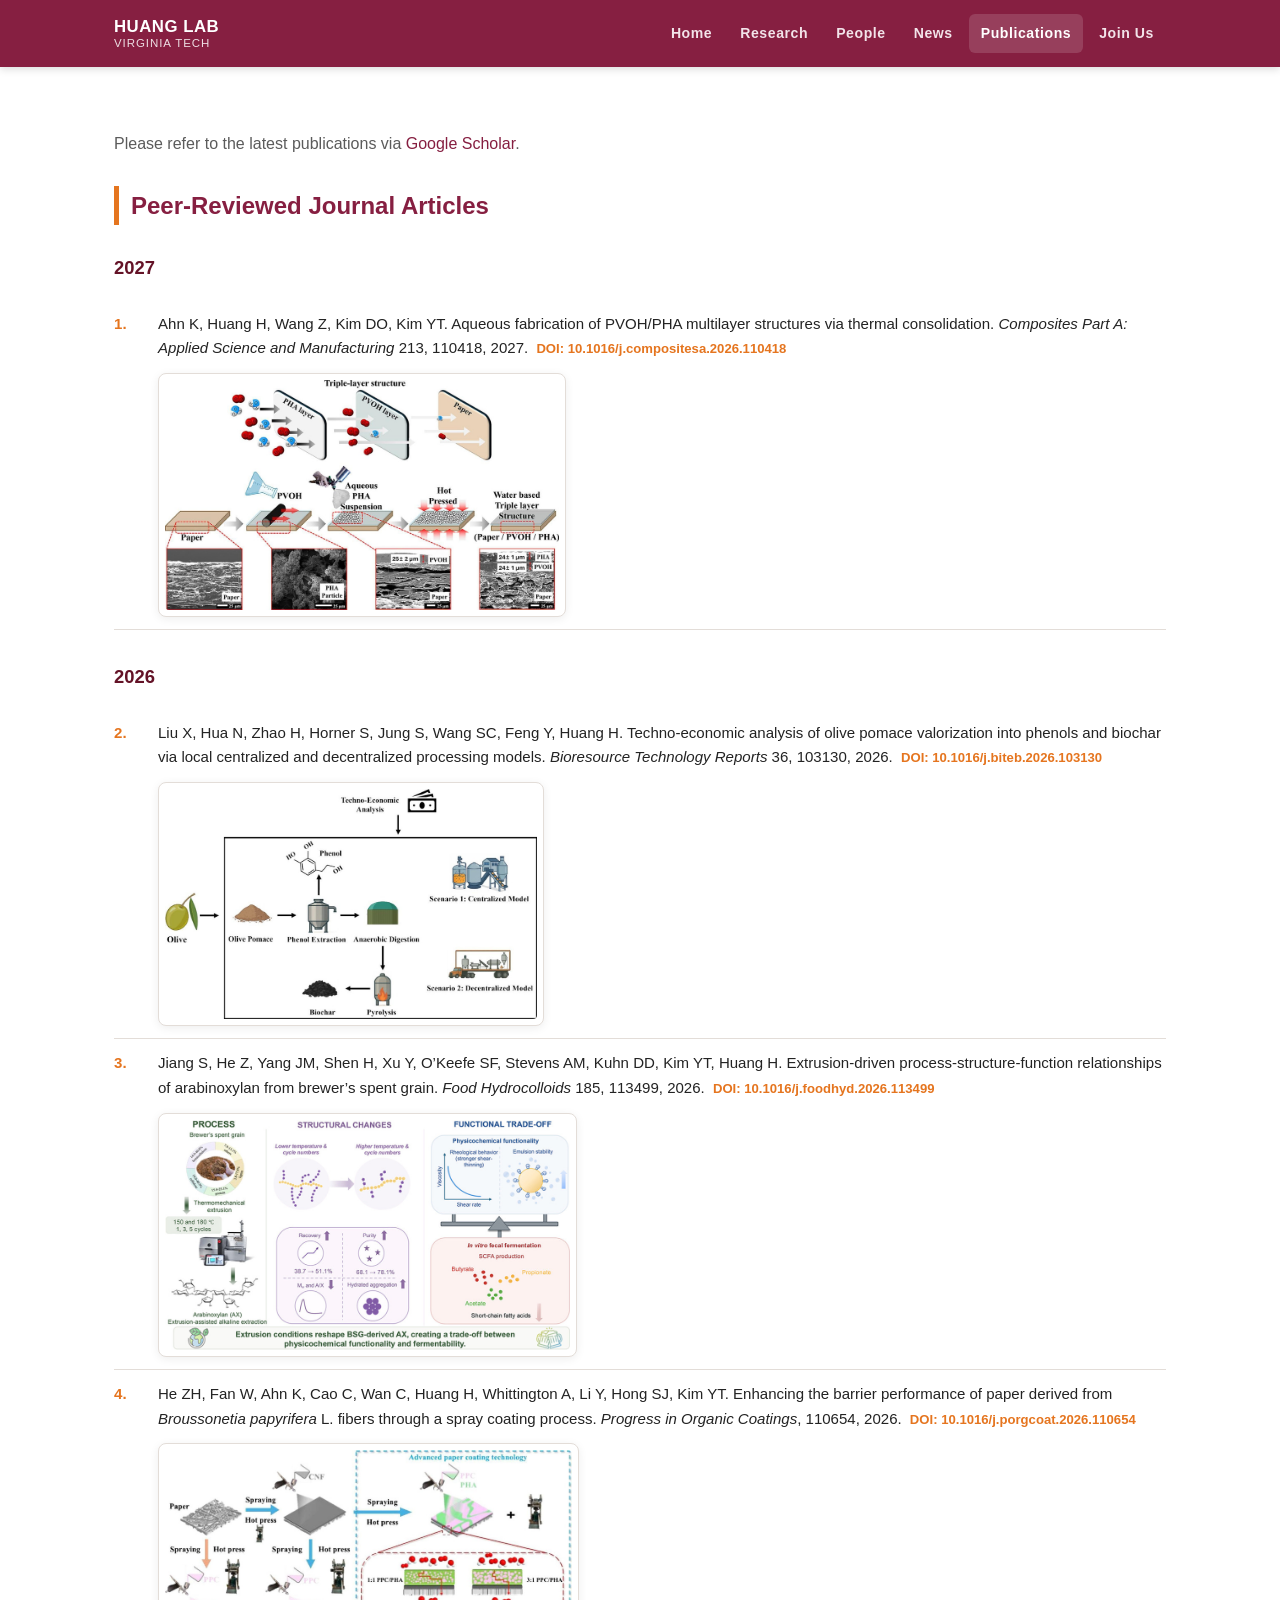
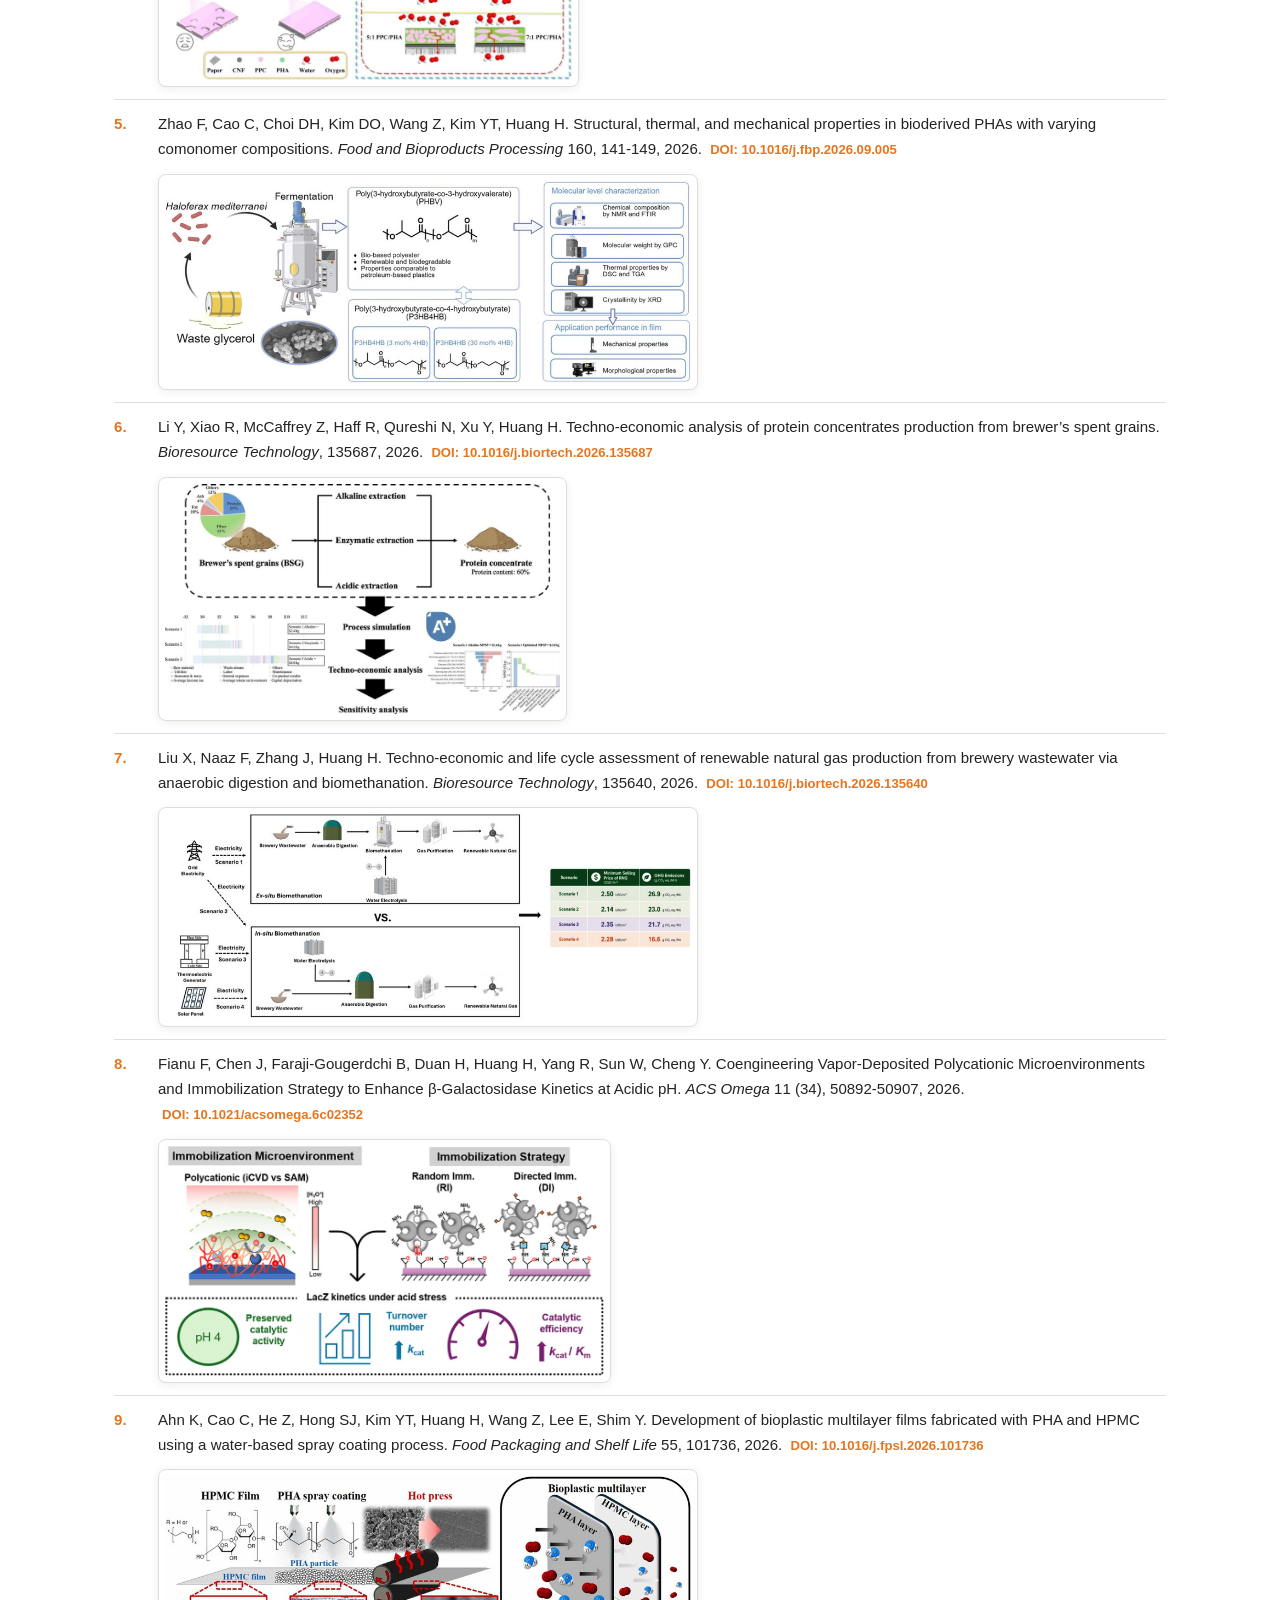
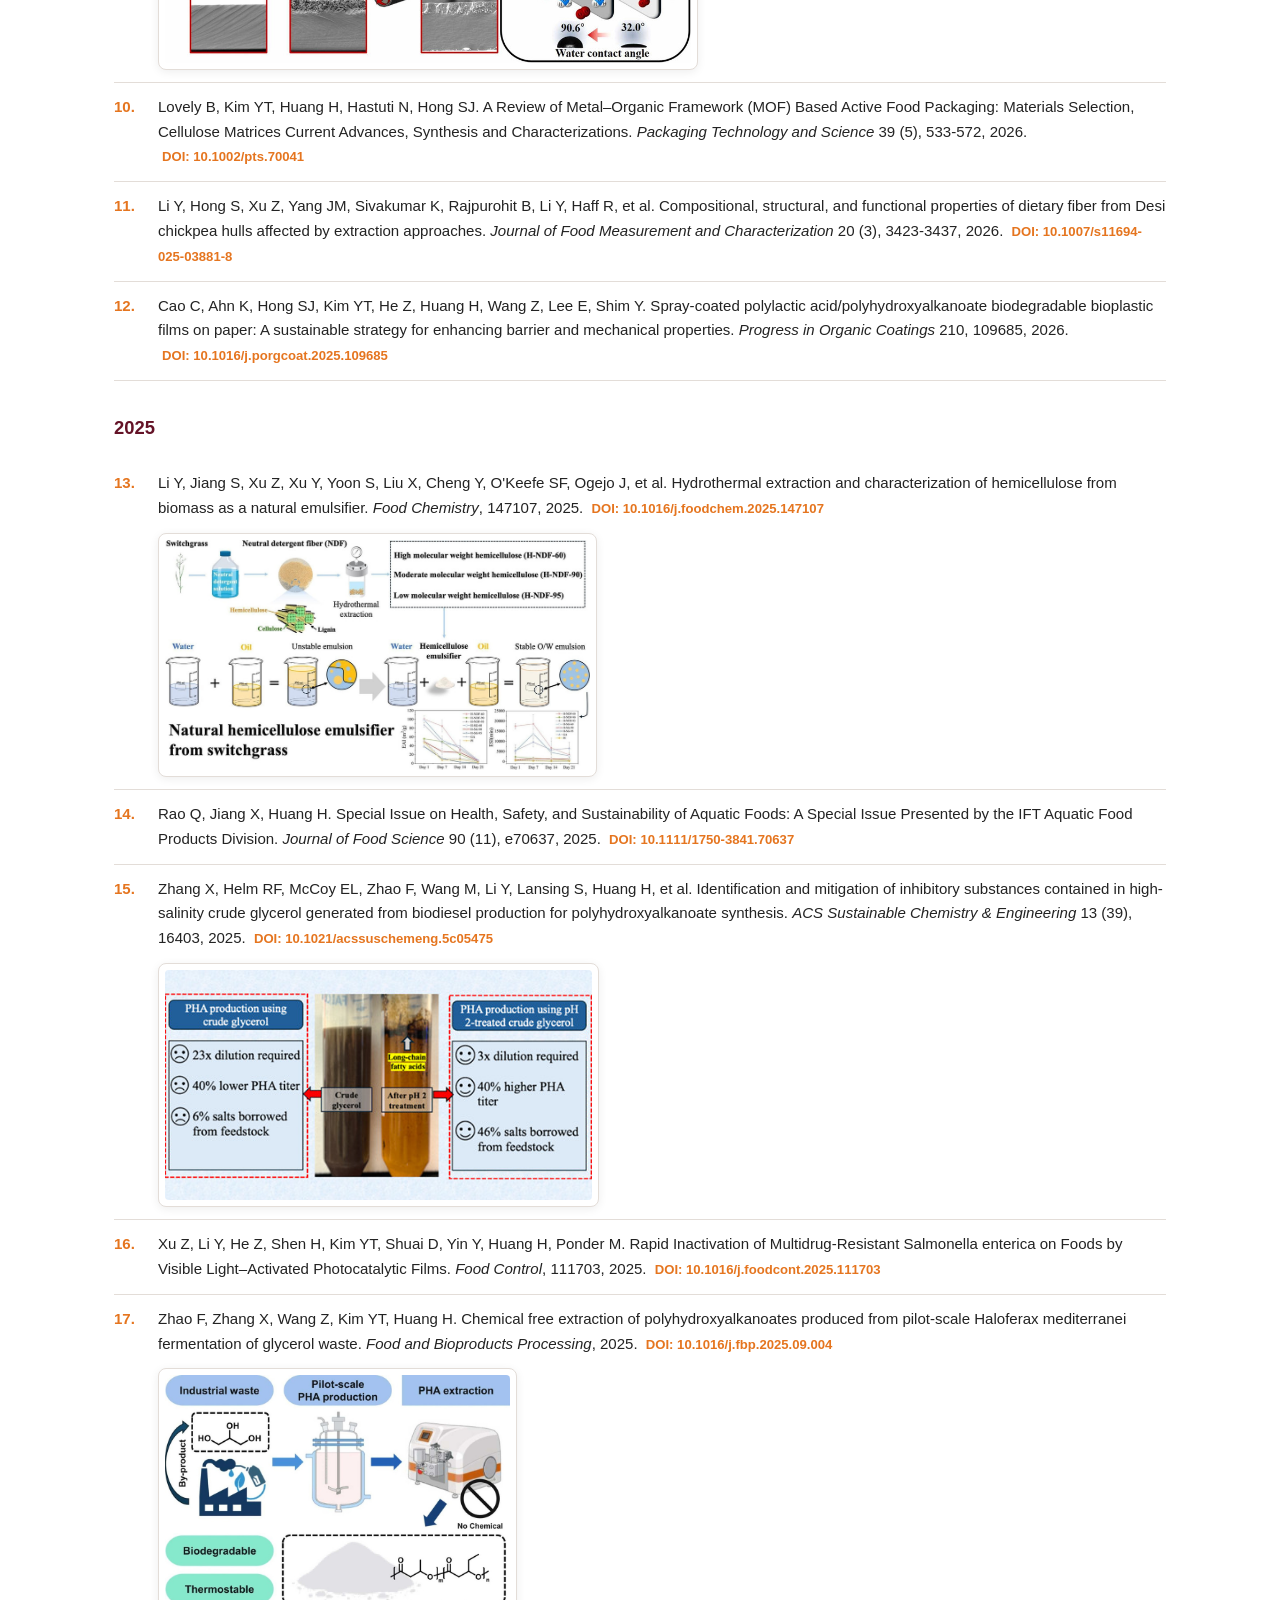
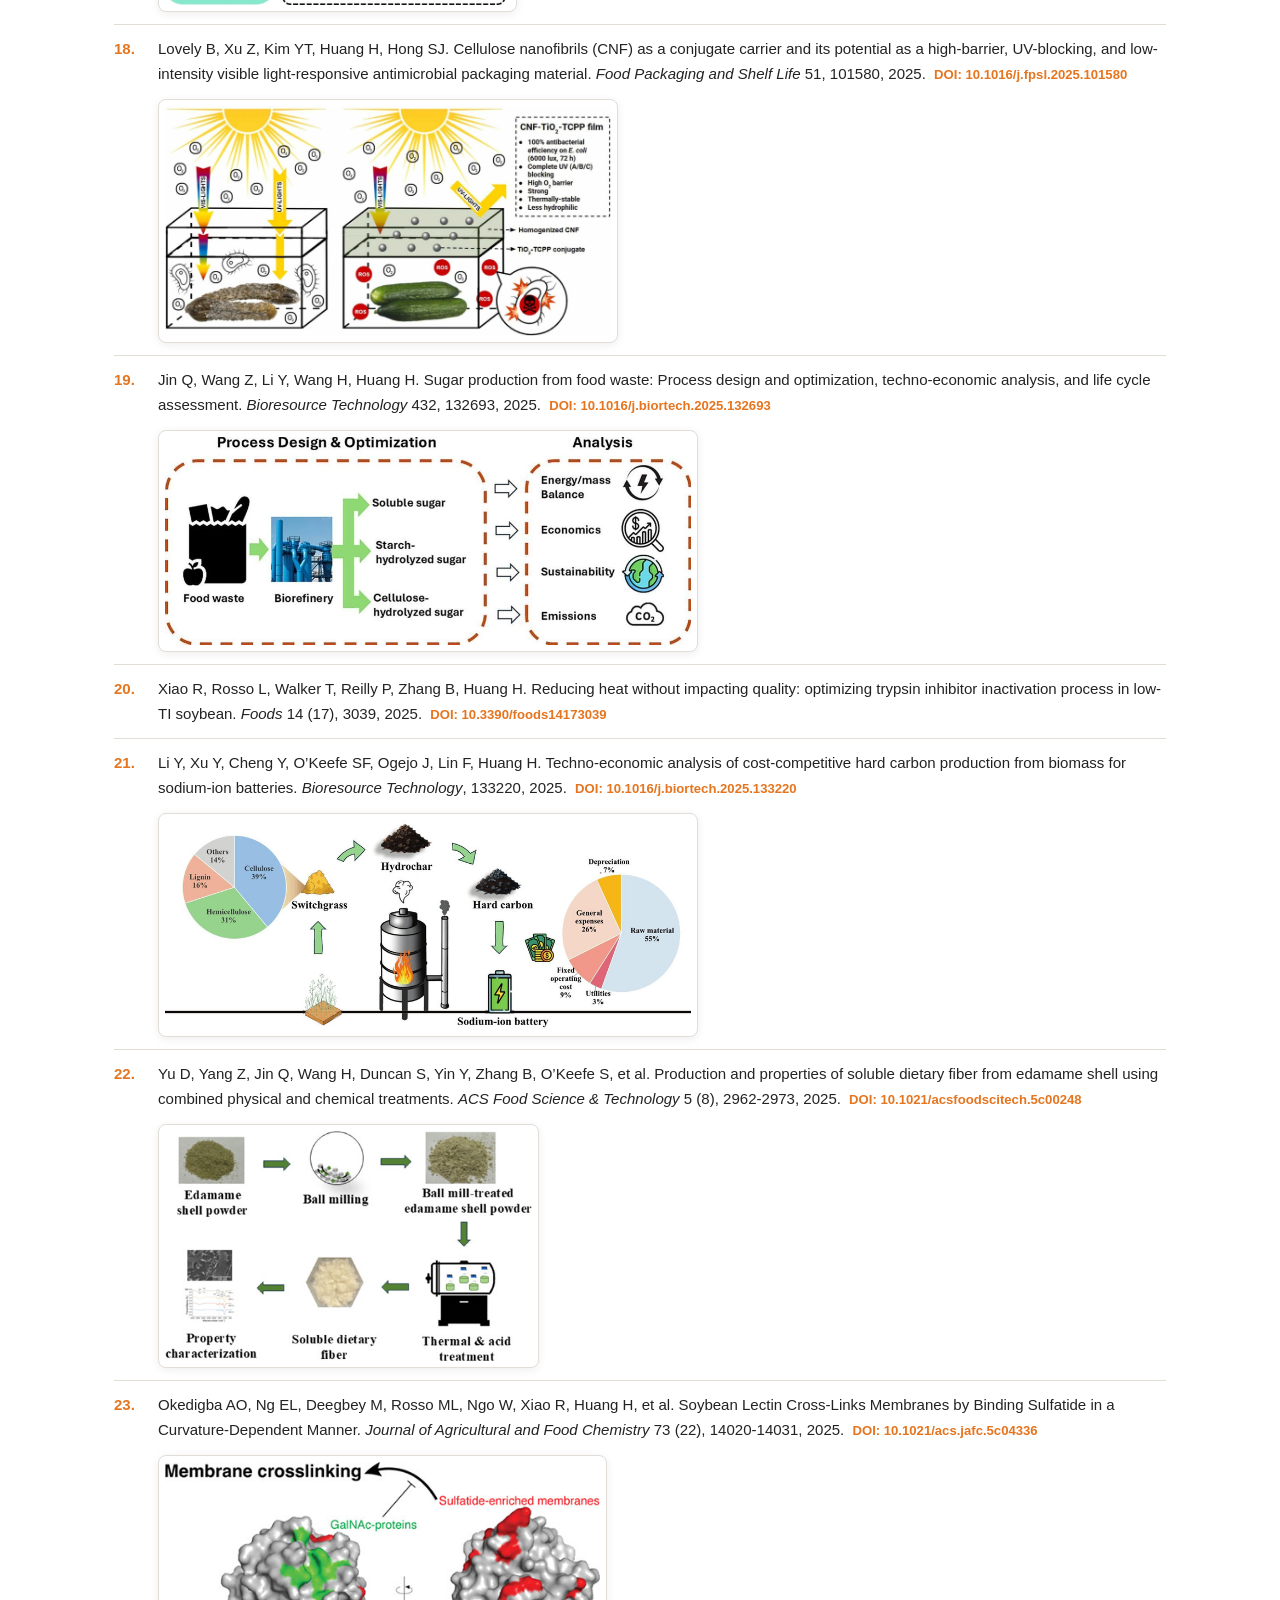
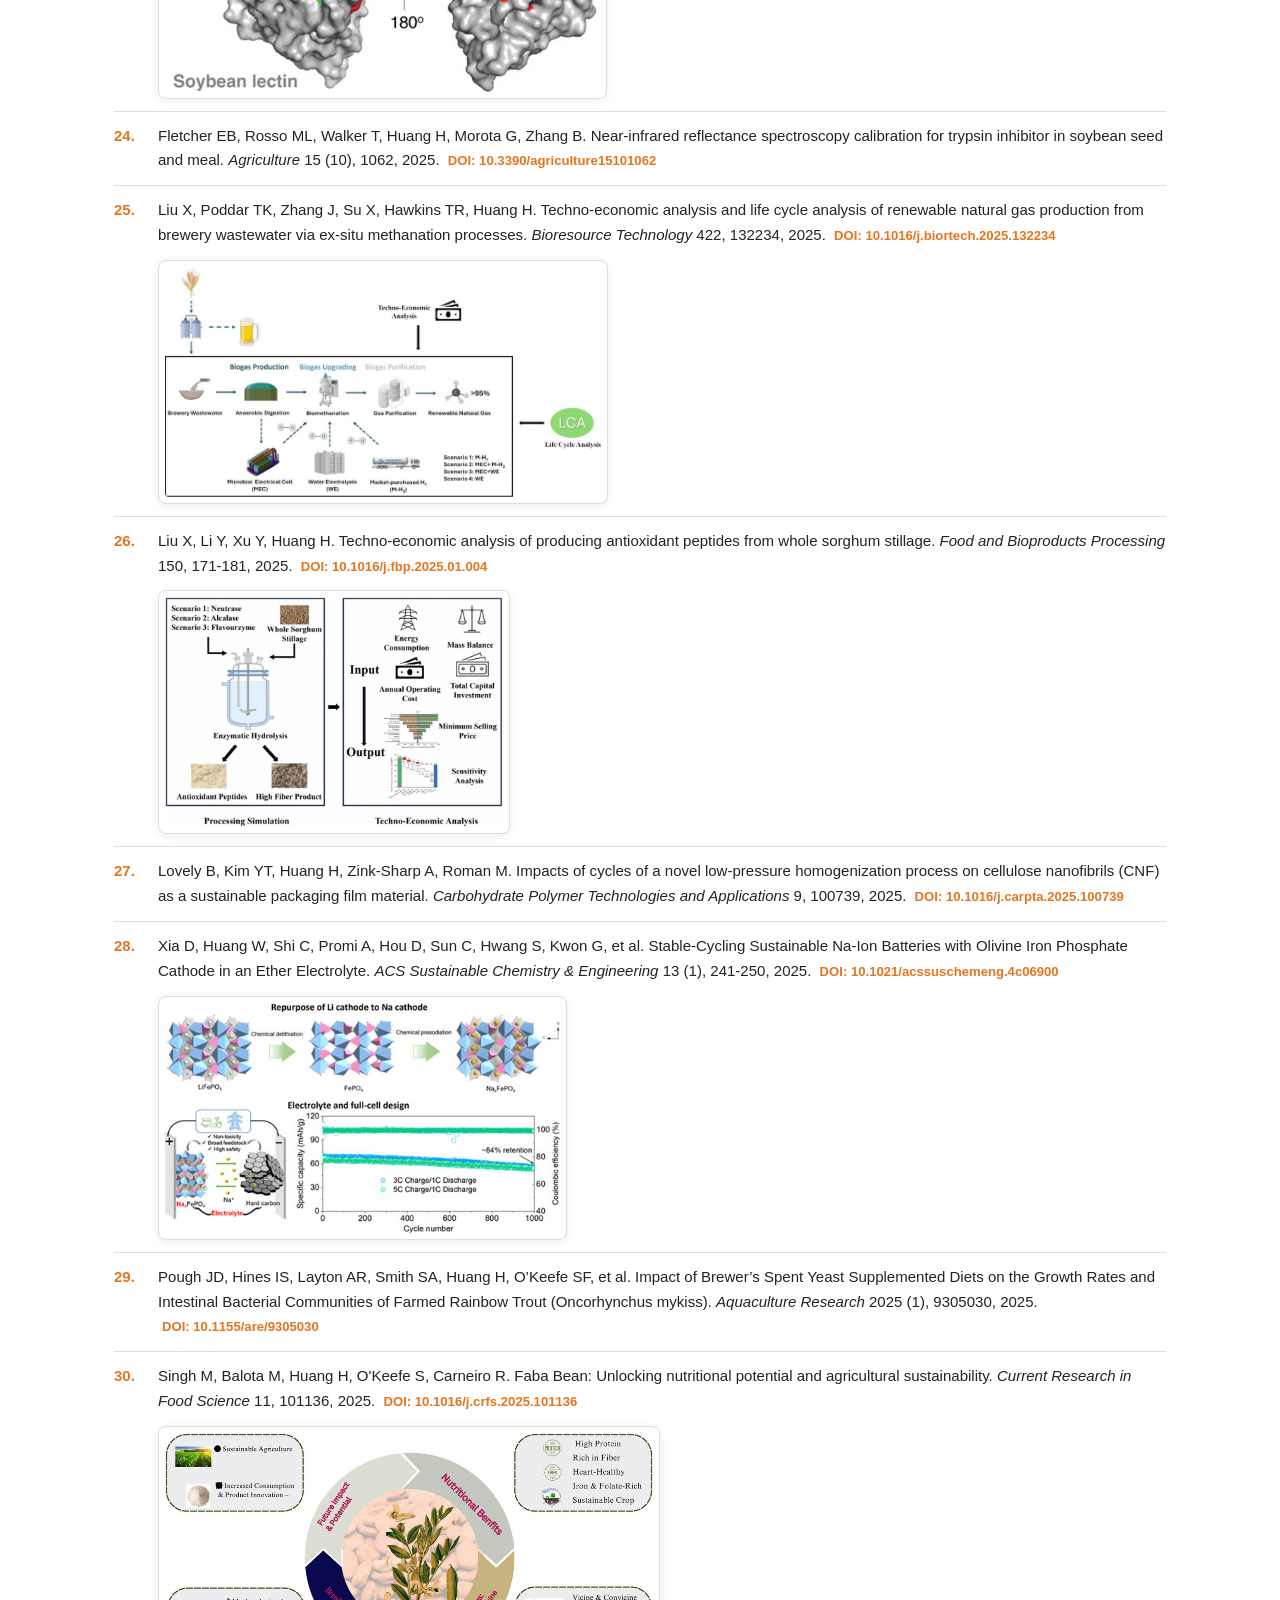
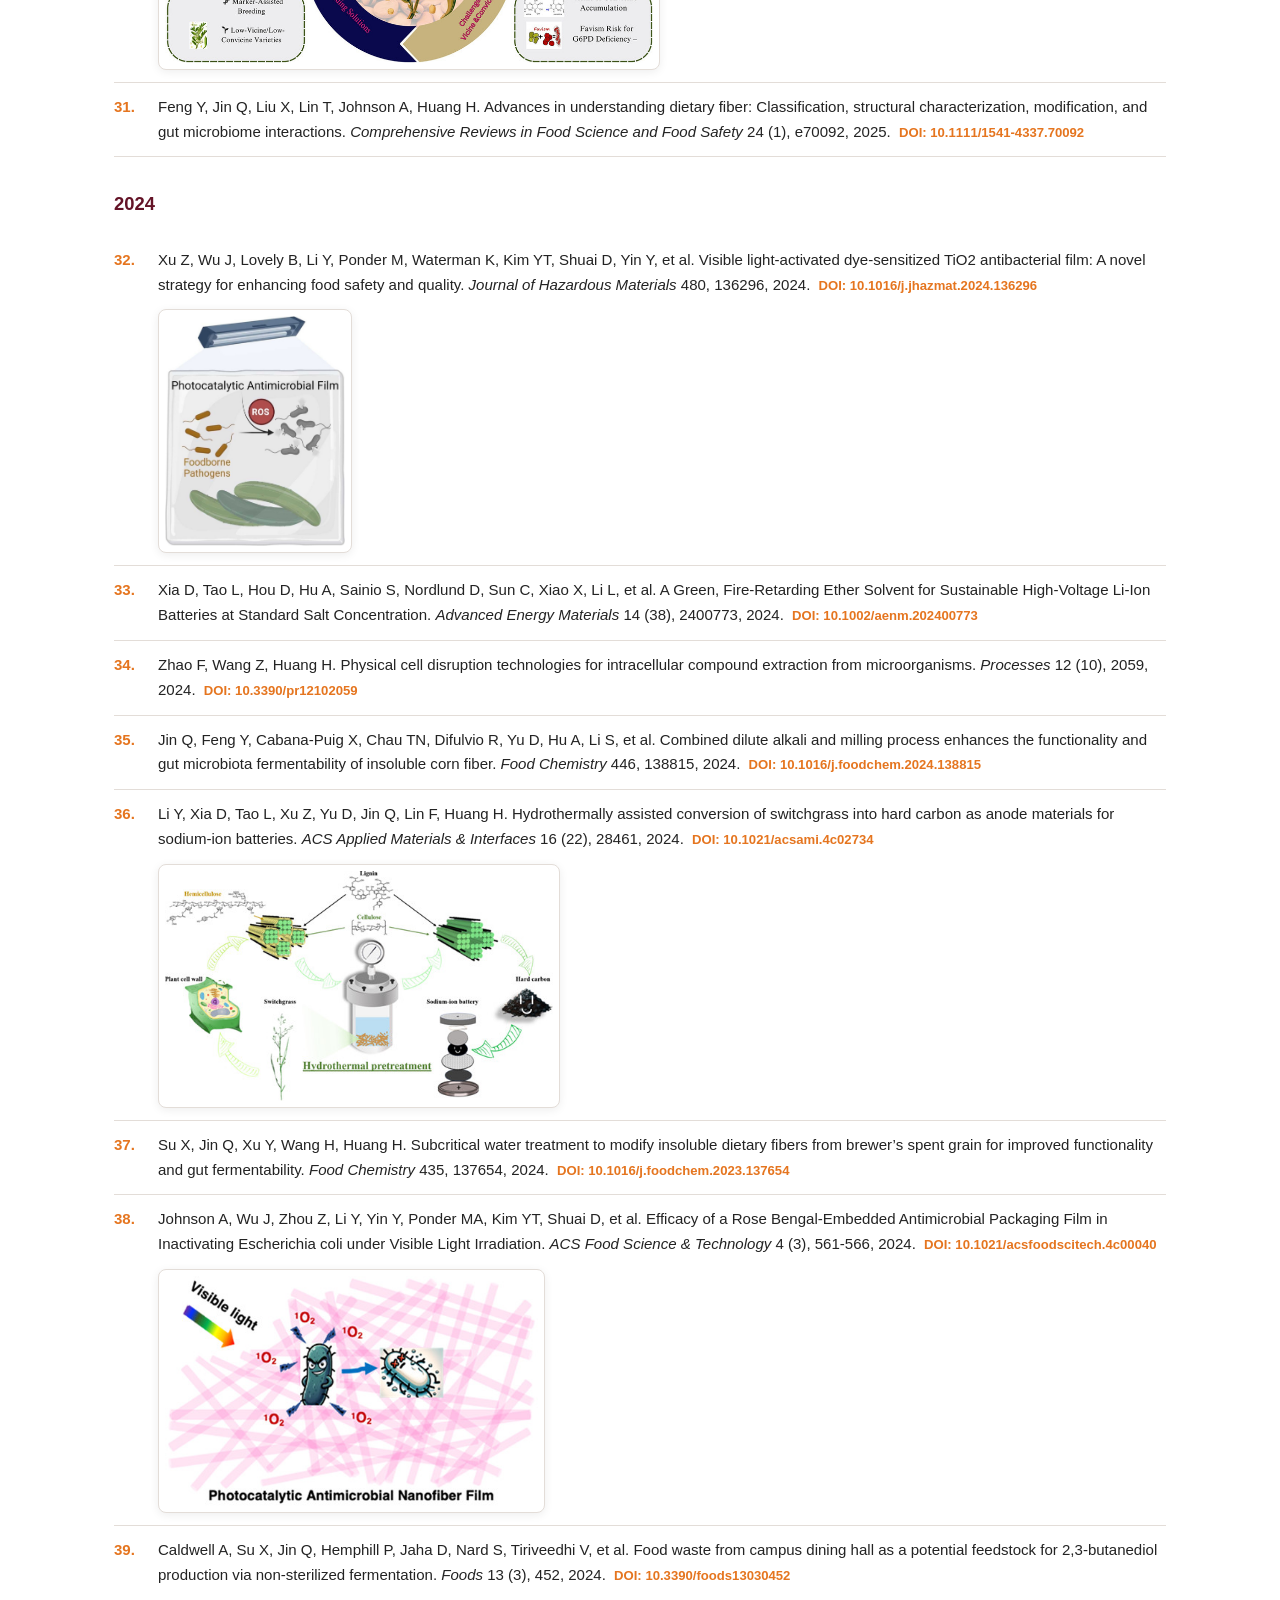
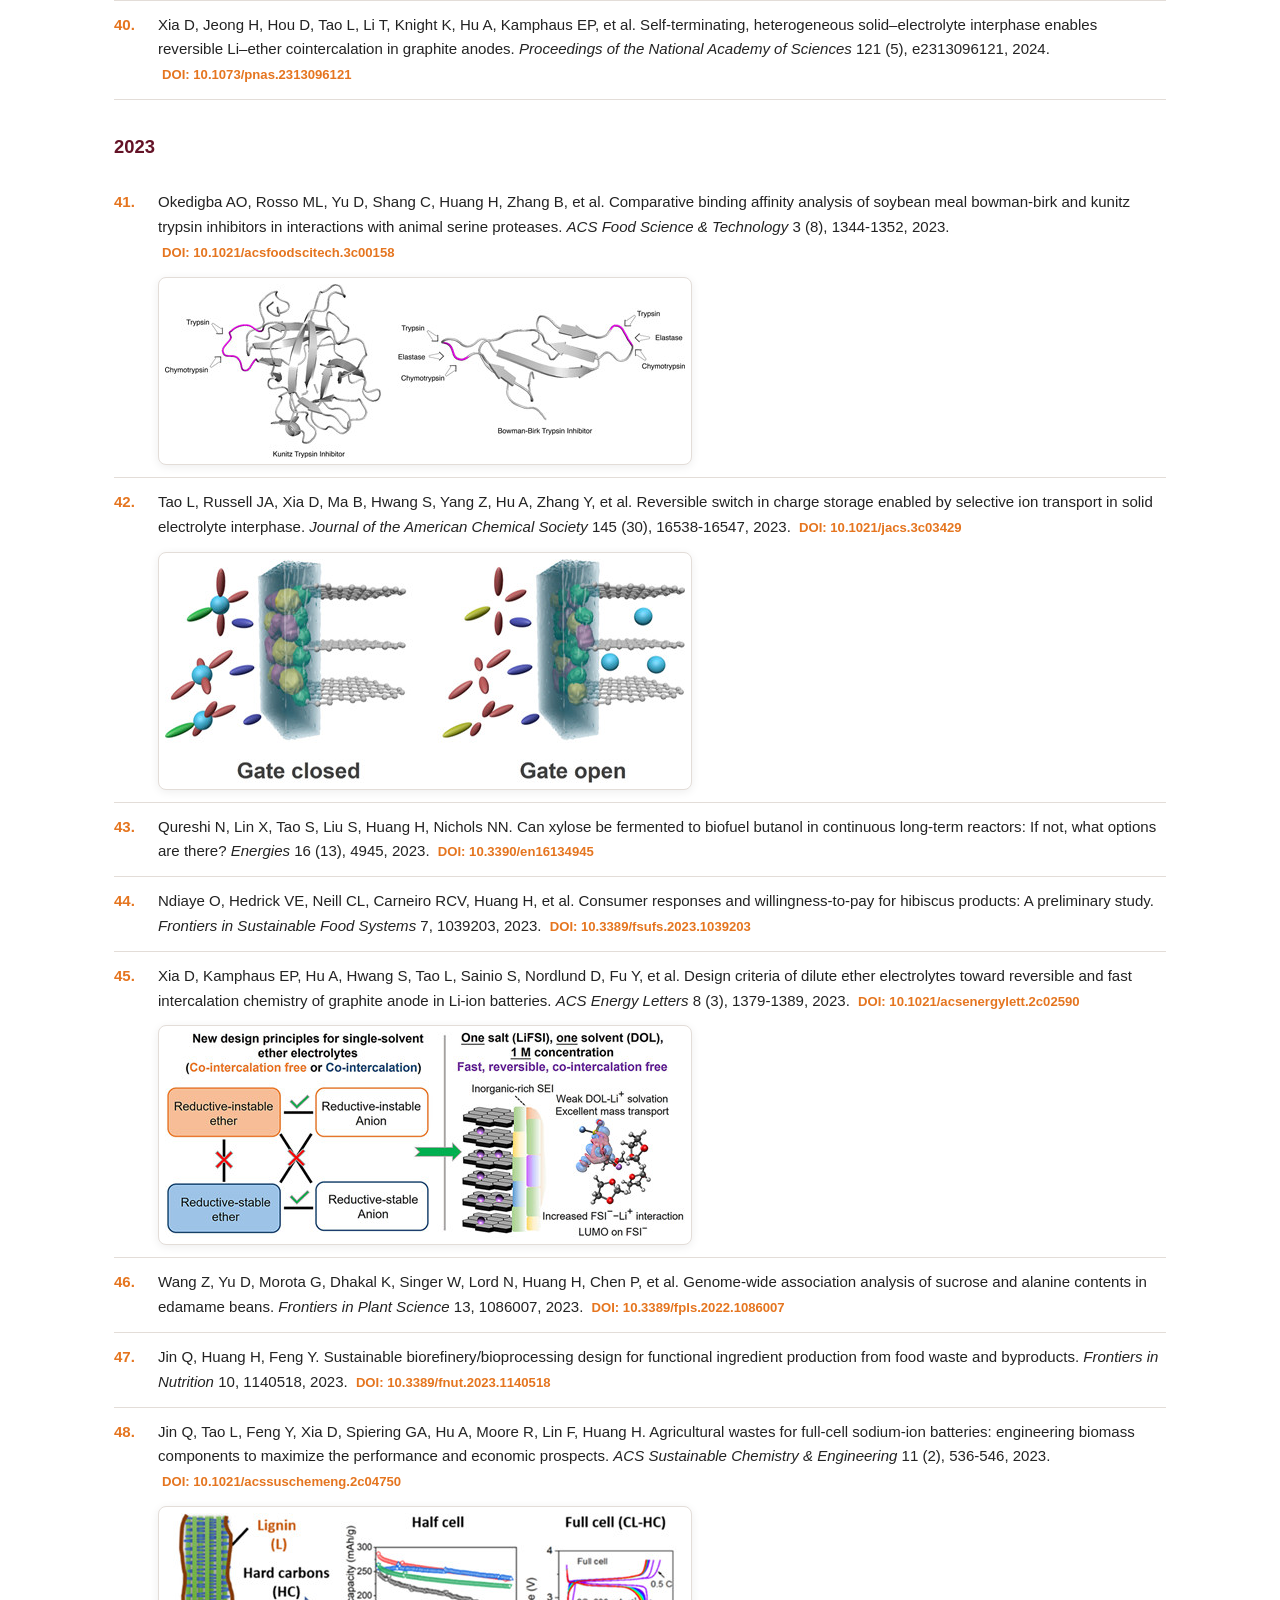
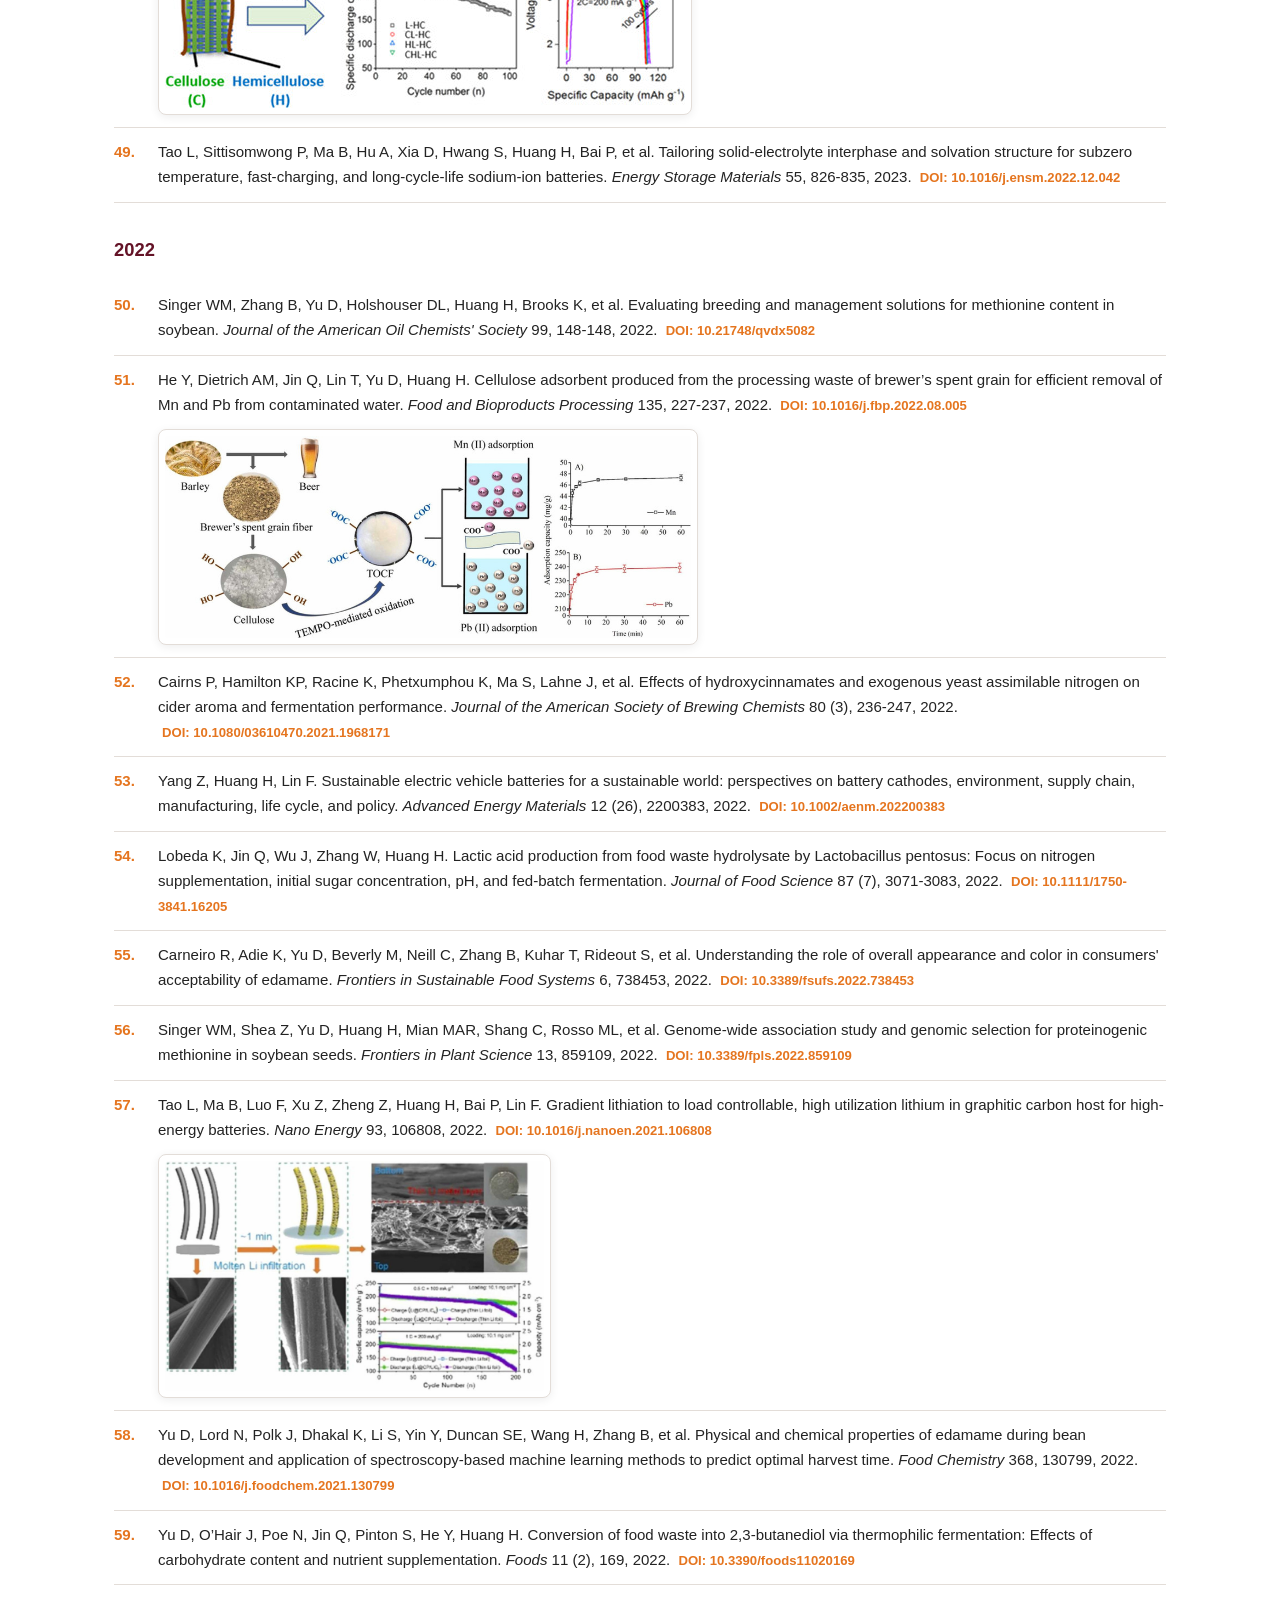
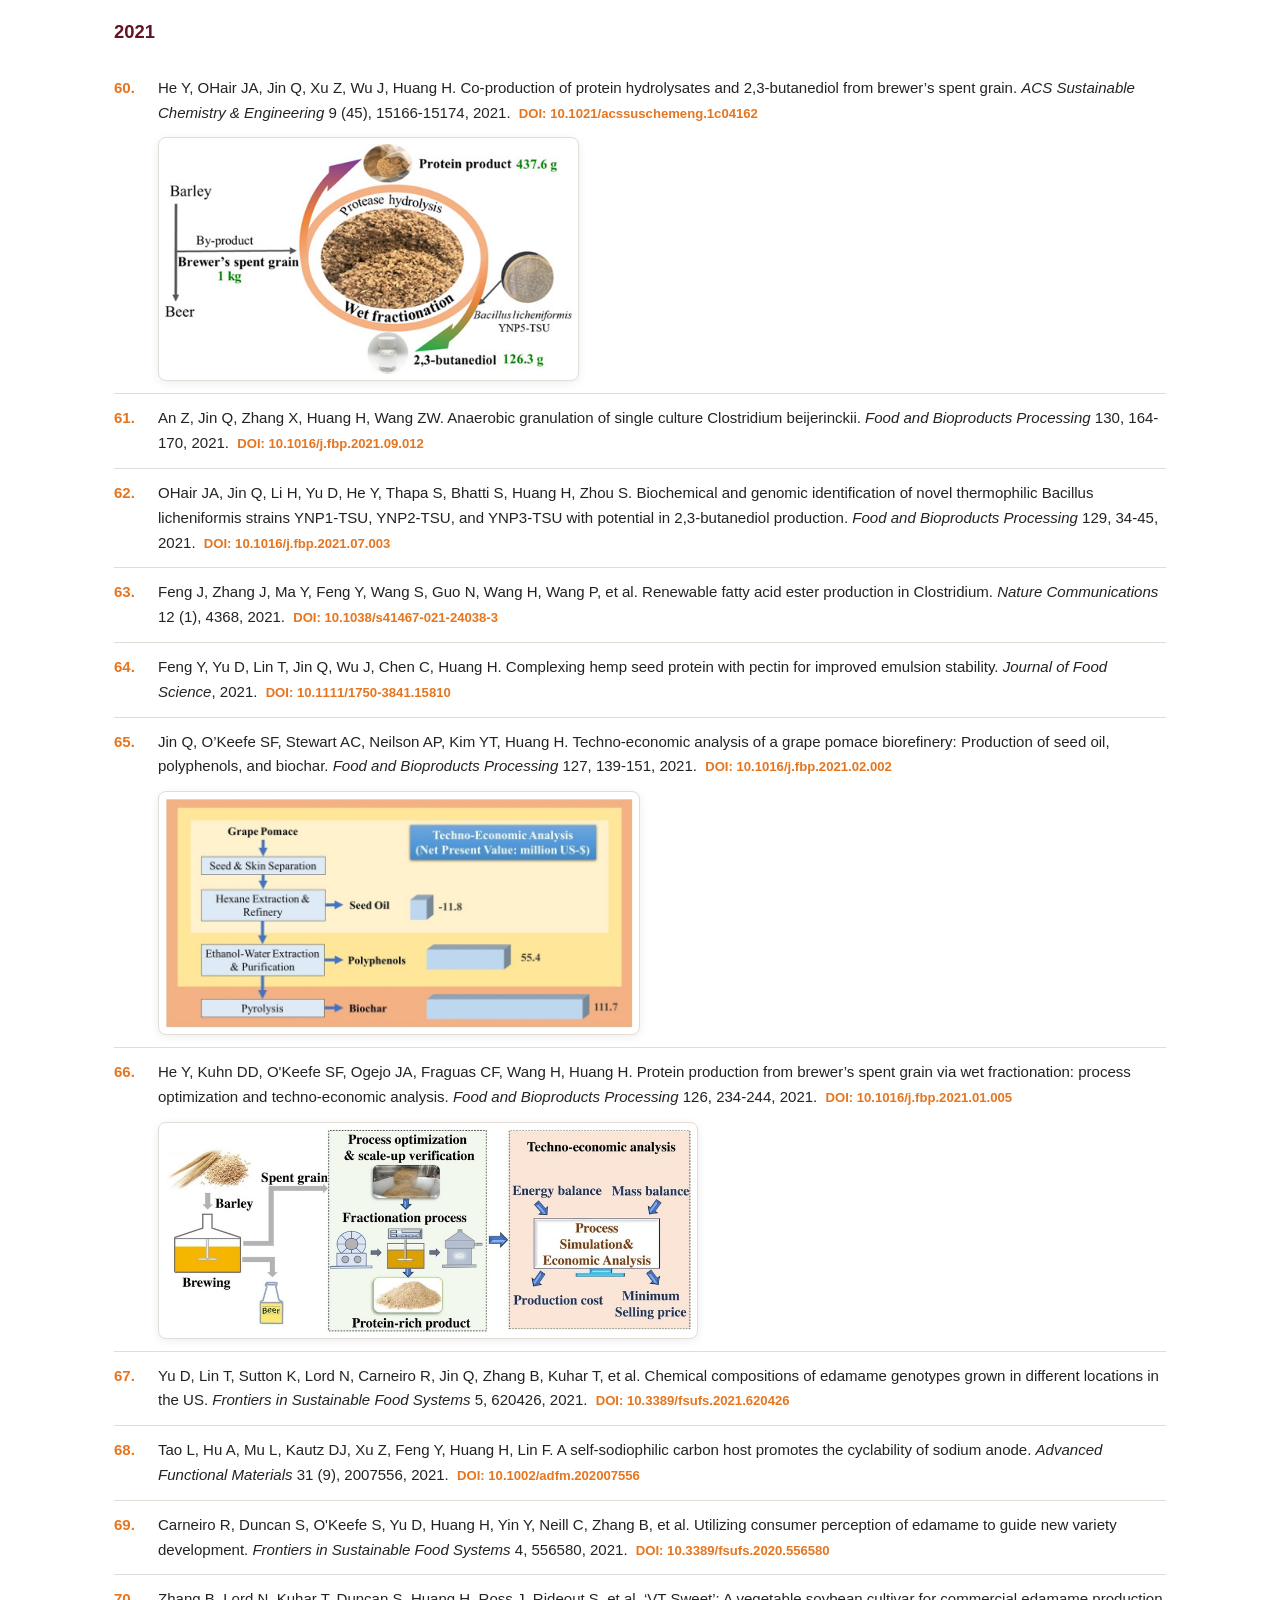
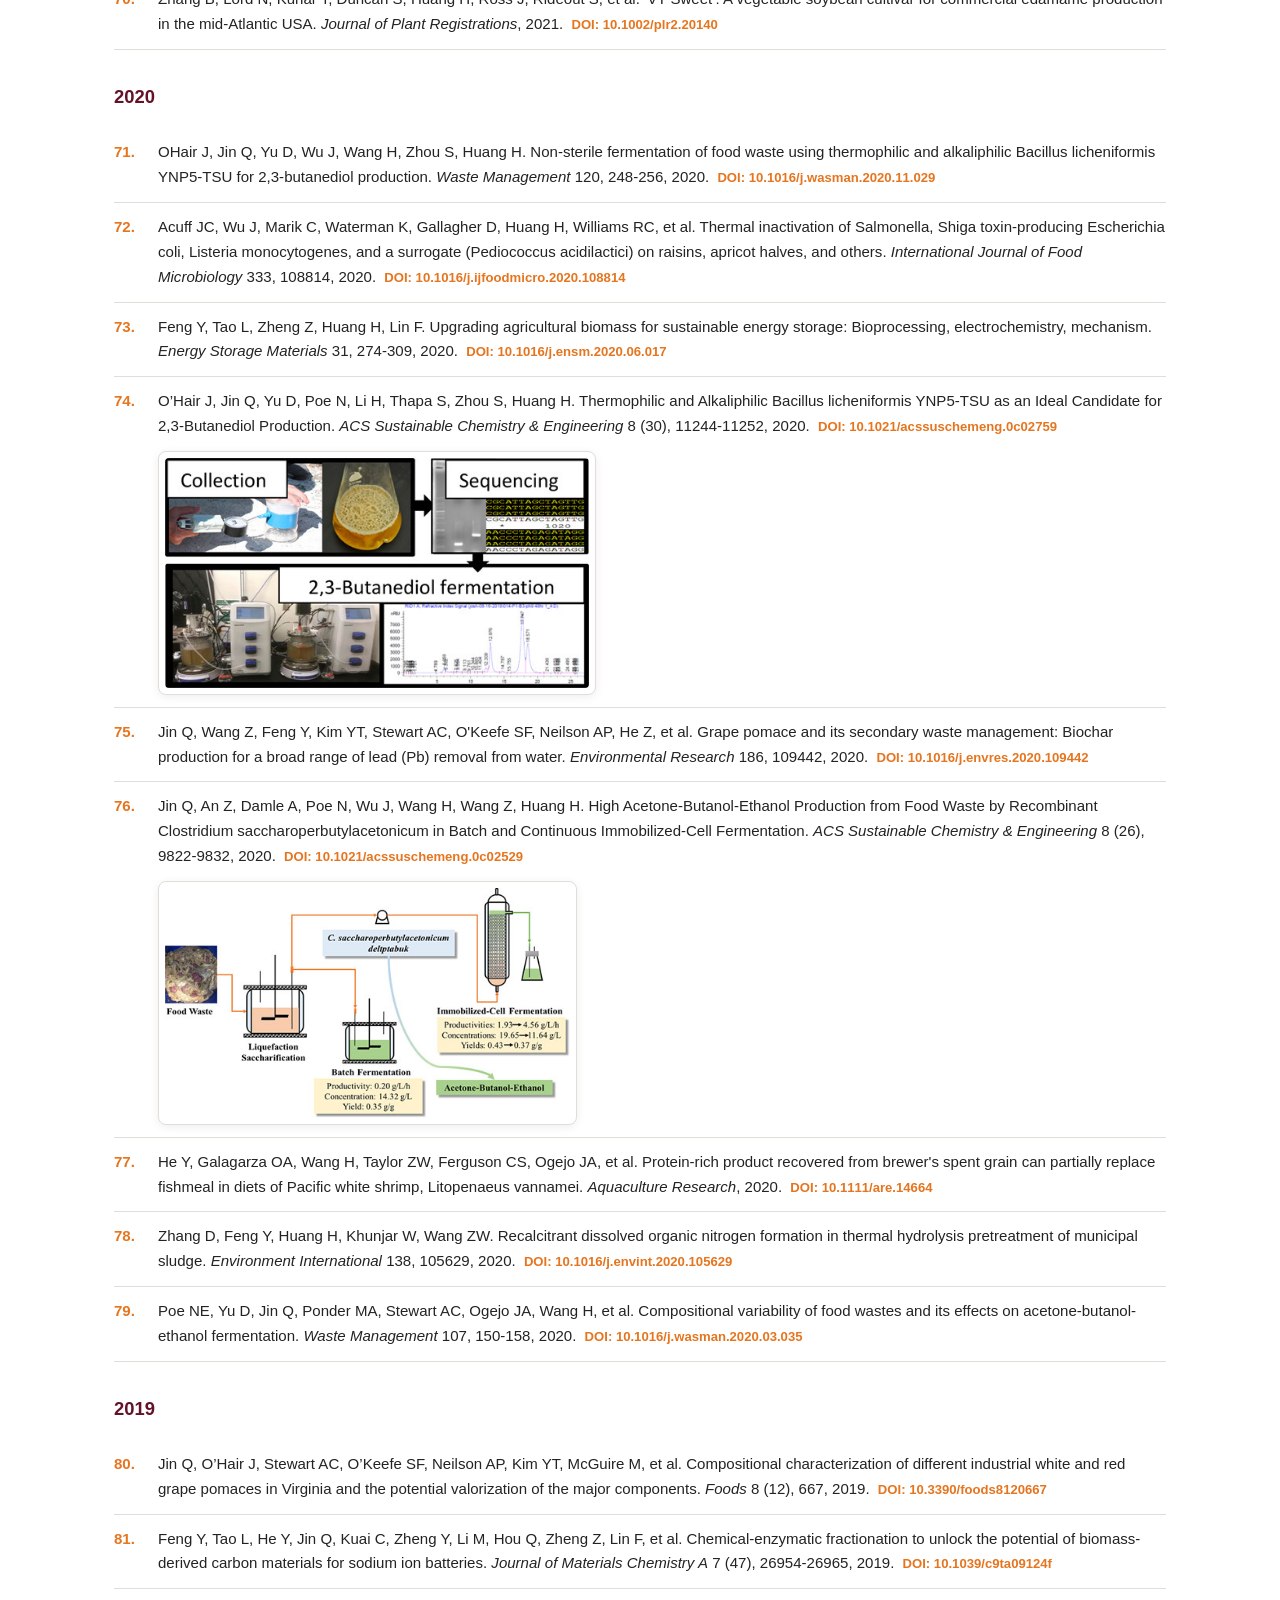
<file: publications.html>
<!doctype html>
<html lang="en">
<head>
<meta charset="UTF-8">
<meta name="viewport" content="width=device-width, initial-scale=1.0">
<title>Publications | Huang Lab at Virginia Tech</title>
<link rel="stylesheet" href="css/style.css">
</head>
<body>

<header class="site-header">
  <div class="header-inner">
    <a class="brand" href="index.html">HUANG LAB<span class="sub">Virginia Tech</span></a>
    <button class="nav-toggle" aria-label="Toggle navigation">&#9776;</button>
    <nav class="main-nav">
      <a href="index.html">Home</a>
      <a href="research.html">Research</a>
      <a href="members.html">People</a>
      <a href="news.html">News</a>
      <a href="publications.html" class="active">Publications</a>
      <a href="join-us.html">Join Us</a>
    </nav>
  </div>
</header>

<main>
  <section>
    <div class="wrap">
      <p class="section-intro">Please refer to the latest publications via <a href="https://scholar.google.com/citations?user=q6mwwT4AAAAJ&amp;hl=en" target="_blank" rel="noopener">Google Scholar</a>.</p>
      <h2 class="section-title">Peer-Reviewed Journal Articles</h2>
      <div class="pub-year-wrap">
      <h3 class="section-sub">2027</h3>
      <ol class="pub-list">
        <li>Ahn K, Huang H, Wang Z, Kim DO, Kim YT. Aqueous fabrication of PVOH/PHA multilayer structures via thermal consolidation. <em>Composites Part A: Applied Science and Manufacturing</em> 213, 110418, 2027. <a class="pub-link" href="https://doi.org/10.1016/j.compositesa.2026.110418" target="_blank" rel="noopener">DOI:&nbsp;10.1016/j.compositesa.2026.110418</a><a class="pub-ga" href="https://doi.org/10.1016/j.compositesa.2026.110418" target="_blank" rel="noopener"><img src="images/publications/10_1016_j_compositesa_2026_110418.jpg" alt="Graphical abstract (Composites Part A: Applied Science and Manufacturing, 2027)" width="960" height="561" loading="lazy"></a></li>
      </ol>
      <h3 class="section-sub" style="margin-top:32px;">2026</h3>
      <ol class="pub-list">
        <li>Liu X, Hua N, Zhao H, Horner S, Jung S, Wang SC, Feng Y, Huang H. Techno-economic analysis of olive pomace valorization into phenols and biochar via local centralized and decentralized processing models. <em>Bioresource Technology Reports</em> 36, 103130, 2026. <a class="pub-link" href="https://doi.org/10.1016/j.biteb.2026.103130" target="_blank" rel="noopener">DOI:&nbsp;10.1016/j.biteb.2026.103130</a><a class="pub-ga" href="https://doi.org/10.1016/j.biteb.2026.103130" target="_blank" rel="noopener"><img src="images/publications/10_1016_j_biteb_2026_103130.jpg" alt="Graphical abstract (Bioresource Technology Reports, 2026)" width="960" height="593" loading="lazy"></a></li>
        <li>Jiang S, He Z, Yang JM, Shen H, Xu Y, O&rsquo;Keefe SF, Stevens AM, Kuhn DD, Kim YT, Huang H. Extrusion-driven process-structure-function relationships of arabinoxylan from brewer&rsquo;s spent grain. <em>Food Hydrocolloids</em> 185, 113499, 2026. <a class="pub-link" href="https://doi.org/10.1016/j.foodhyd.2026.113499" target="_blank" rel="noopener">DOI:&nbsp;10.1016/j.foodhyd.2026.113499</a><a class="pub-ga" href="https://doi.org/10.1016/j.foodhyd.2026.113499" target="_blank" rel="noopener"><img src="images/publications/10_1016_j_foodhyd_2026_113499.jpg" alt="Graphical abstract (Food Hydrocolloids, 2026)" width="960" height="545" loading="lazy"></a></li>
        <li>He ZH, Fan W, Ahn K, Cao C, Wan C, Huang H, Whittington A, Li Y, Hong SJ, Kim YT. Enhancing the barrier performance of paper derived from <em>Broussonetia papyrifera</em> L. fibers through a spray coating process. <em>Progress in Organic Coatings</em>, 110654, 2026. <a class="pub-link" href="https://doi.org/10.1016/j.porgcoat.2026.110654" target="_blank" rel="noopener">DOI:&nbsp;10.1016/j.porgcoat.2026.110654</a><a class="pub-ga" href="https://doi.org/10.1016/j.porgcoat.2026.110654" target="_blank" rel="noopener"><img src="images/publications/10_1016_j_porgcoat_2026_110654.jpg" alt="Graphical abstract (Broussonetia papyrifera, 2026)" width="960" height="543" loading="lazy"></a></li>
        <li>Zhao F, Cao C, Choi DH, Kim DO, Wang Z, Kim YT, Huang H. Structural, thermal, and mechanical properties in bioderived PHAs with varying comonomer compositions. <em>Food and Bioproducts Processing</em> 160, 141-149, 2026. <a class="pub-link" href="https://doi.org/10.1016/j.fbp.2026.09.005" target="_blank" rel="noopener">DOI:&nbsp;10.1016/j.fbp.2026.09.005</a><a class="pub-ga" href="https://doi.org/10.1016/j.fbp.2026.09.005" target="_blank" rel="noopener"><img src="images/publications/10_1016_j_fbp_2026_09_005.jpg" alt="Graphical abstract (Food and Bioproducts Processing, 2026)" width="960" height="369" loading="lazy"></a></li>
        <li>Li Y, Xiao R, McCaffrey Z, Haff R, Qureshi N, Xu Y, Huang H. Techno-economic analysis of protein concentrates production from brewer&rsquo;s spent grains. <em>Bioresource Technology</em>, 135687, 2026. <a class="pub-link" href="https://doi.org/10.1016/j.biortech.2026.135687" target="_blank" rel="noopener">DOI:&nbsp;10.1016/j.biortech.2026.135687</a><a class="pub-ga" href="https://doi.org/10.1016/j.biortech.2026.135687" target="_blank" rel="noopener"><img src="images/publications/10_1016_j_biortech_2026_135687.jpg" alt="Graphical abstract (Bioresource Technology, 2026)" width="960" height="559" loading="lazy"></a></li>
        <li>Liu X, Naaz F, Zhang J, Huang H. Techno-economic and life cycle assessment of renewable natural gas production from brewery wastewater via anaerobic digestion and biomethanation. <em>Bioresource Technology</em>, 135640, 2026. <a class="pub-link" href="https://doi.org/10.1016/j.biortech.2026.135640" target="_blank" rel="noopener">DOI:&nbsp;10.1016/j.biortech.2026.135640</a><a class="pub-ga" href="https://doi.org/10.1016/j.biortech.2026.135640" target="_blank" rel="noopener"><img src="images/publications/10_1016_j_biortech_2026_135640.jpg" alt="Graphical abstract (Bioresource Technology, 2026)" width="960" height="376" loading="lazy"></a></li>
        <li>Fianu F, Chen J, Faraji-Gougerdchi B, Duan H, Huang H, Yang R, Sun W, Cheng Y. Coengineering Vapor-Deposited Polycationic Microenvironments and Immobilization Strategy to Enhance &beta;-Galactosidase Kinetics at Acidic pH. <em>ACS Omega</em> 11 (34), 50892-50907, 2026. <a class="pub-link" href="https://doi.org/10.1021/acsomega.6c02352" target="_blank" rel="noopener">DOI:&nbsp;10.1021/acsomega.6c02352</a><a class="pub-ga" href="https://doi.org/10.1021/acsomega.6c02352" target="_blank" rel="noopener"><img src="images/publications/10_1021_acsomega_6c02352.jpg" alt="Graphical abstract (ACS Omega, 2026)" width="960" height="503" loading="lazy"></a></li>
        <li>Ahn K, Cao C, He Z, Hong SJ, Kim YT, Huang H, Wang Z, Lee E, Shim Y. Development of bioplastic multilayer films fabricated with PHA and HPMC using a water-based spray coating process. <em>Food Packaging and Shelf Life</em> 55, 101736, 2026. <a class="pub-link" href="https://doi.org/10.1016/j.fpsl.2026.101736" target="_blank" rel="noopener">DOI:&nbsp;10.1016/j.fpsl.2026.101736</a><a class="pub-ga" href="https://doi.org/10.1016/j.fpsl.2026.101736" target="_blank" rel="noopener"><img src="images/publications/10_1016_j_fpsl_2026_101736.jpg" alt="Graphical abstract (Food Packaging and Shelf Life, 2026)" width="960" height="340" loading="lazy"></a></li>
        <li>Lovely B, Kim YT, Huang H, Hastuti N, Hong SJ. A Review of Metal&ndash;Organic Framework (MOF) Based Active Food Packaging: Materials Selection, Cellulose Matrices Current Advances, Synthesis and Characterizations. <em>Packaging Technology and Science</em> 39 (5), 533-572, 2026. <a class="pub-link" href="https://doi.org/10.1002/pts.70041" target="_blank" rel="noopener">DOI:&nbsp;10.1002/pts.70041</a></li>
        <li>Li Y, Hong S, Xu Z, Yang JM, Sivakumar K, Rajpurohit B, Li Y, Haff R, et al. Compositional, structural, and functional properties of dietary fiber from Desi chickpea hulls affected by extraction approaches. <em>Journal of Food Measurement and Characterization</em> 20 (3), 3423-3437, 2026. <a class="pub-link" href="https://doi.org/10.1007/s11694-025-03881-8" target="_blank" rel="noopener">DOI:&nbsp;10.1007/s11694-025-03881-8</a></li>
        <li>Cao C, Ahn K, Hong SJ, Kim YT, He Z, Huang H, Wang Z, Lee E, Shim Y. Spray-coated polylactic acid/polyhydroxyalkanoate biodegradable bioplastic films on paper: A sustainable strategy for enhancing barrier and mechanical properties. <em>Progress in Organic Coatings</em> 210, 109685, 2026. <a class="pub-link" href="https://doi.org/10.1016/j.porgcoat.2025.109685" target="_blank" rel="noopener">DOI:&nbsp;10.1016/j.porgcoat.2025.109685</a></li>
      </ol>
      <h3 class="section-sub" style="margin-top:32px;">2025</h3>
      <ol class="pub-list">
        <li>Li Y, Jiang S, Xu Z, Xu Y, Yoon S, Liu X, Cheng Y, O'Keefe SF, Ogejo J, et al. Hydrothermal extraction and characterization of hemicellulose from biomass as a natural emulsifier. <em>Food Chemistry</em>, 147107, 2025. <a class="pub-link" href="https://doi.org/10.1016/j.foodchem.2025.147107" target="_blank" rel="noopener">DOI:&nbsp;10.1016/j.foodchem.2025.147107</a><a class="pub-ga" href="https://doi.org/10.1016/j.foodchem.2025.147107" target="_blank" rel="noopener"><img src="images/publications/10_1016_j_foodchem_2025_147107.jpg" alt="Graphical abstract (Food Chemistry, 2025)" width="960" height="519" loading="lazy"></a></li>
        <li>Rao Q, Jiang X, Huang H. Special Issue on Health, Safety, and Sustainability of Aquatic Foods: A Special Issue Presented by the IFT Aquatic Food Products Division. <em>Journal of Food Science</em> 90 (11), e70637, 2025. <a class="pub-link" href="https://doi.org/10.1111/1750-3841.70637" target="_blank" rel="noopener">DOI:&nbsp;10.1111/1750-3841.70637</a></li>
        <li>Zhang X, Helm RF, McCoy EL, Zhao F, Wang M, Li Y, Lansing S, Huang H, et al. Identification and mitigation of inhibitory substances contained in high-salinity crude glycerol generated from biodiesel production for polyhydroxyalkanoate synthesis. <em>ACS Sustainable Chemistry &amp; Engineering</em> 13 (39), 16403, 2025. <a class="pub-link" href="https://doi.org/10.1021/acssuschemeng.5c05475" target="_blank" rel="noopener">DOI:&nbsp;10.1021/acssuschemeng.5c05475</a><a class="pub-ga" href="https://doi.org/10.1021/acssuschemeng.5c05475" target="_blank" rel="noopener"><img src="images/publications/10_1021_acssuschemeng_5c05475.jpg" alt="Graphical abstract (ACS Sustainable Chemistry &amp; Engineering, 2025)" width="520" height="280" loading="lazy"></a></li>
        <li>Xu Z, Li Y, He Z, Shen H, Kim YT, Shuai D, Yin Y, Huang H, Ponder M. Rapid Inactivation of Multidrug-Resistant Salmonella enterica on Foods by Visible Light&ndash;Activated Photocatalytic Films. <em>Food Control</em>, 111703, 2025. <a class="pub-link" href="https://doi.org/10.1016/j.foodcont.2025.111703" target="_blank" rel="noopener">DOI:&nbsp;10.1016/j.foodcont.2025.111703</a></li>
        <li>Zhao F, Zhang X, Wang Z, Kim YT, Huang H. Chemical free extraction of polyhydroxyalkanoates produced from pilot-scale Haloferax mediterranei fermentation of glycerol waste. <em>Food and Bioproducts Processing</em>, 2025. <a class="pub-link" href="https://doi.org/10.1016/j.fbp.2025.09.004" target="_blank" rel="noopener">DOI:&nbsp;10.1016/j.fbp.2025.09.004</a><a class="pub-ga" href="https://doi.org/10.1016/j.fbp.2025.09.004" target="_blank" rel="noopener"><img src="images/publications/10_1016_j_fbp_2025_09_004.jpg" alt="Graphical abstract (Food and Bioproducts Processing, 2025)" width="960" height="640" loading="lazy"></a></li>
        <li>Lovely B, Xu Z, Kim YT, Huang H, Hong SJ. Cellulose nanofibrils (CNF) as a conjugate carrier and its potential as a high-barrier, UV-blocking, and low-intensity visible light-responsive antimicrobial packaging material. <em>Food Packaging and Shelf Life</em> 51, 101580, 2025. <a class="pub-link" href="https://doi.org/10.1016/j.fpsl.2025.101580" target="_blank" rel="noopener">DOI:&nbsp;10.1016/j.fpsl.2025.101580</a><a class="pub-ga" href="https://doi.org/10.1016/j.fpsl.2025.101580" target="_blank" rel="noopener"><img src="images/publications/10_1016_j_fpsl_2025_101580.jpg" alt="Graphical abstract (Food Packaging and Shelf Life, 2025)" width="960" height="495" loading="lazy"></a></li>
        <li>Jin Q, Wang Z, Li Y, Wang H, Huang H. Sugar production from food waste: Process design and optimization, techno-economic analysis, and life cycle assessment. <em>Bioresource Technology</em> 432, 132693, 2025. <a class="pub-link" href="https://doi.org/10.1016/j.biortech.2025.132693" target="_blank" rel="noopener">DOI:&nbsp;10.1016/j.biortech.2025.132693</a><a class="pub-ga" href="https://doi.org/10.1016/j.biortech.2025.132693" target="_blank" rel="noopener"><img src="images/publications/10_1016_j_biortech_2025_132693.jpg" alt="Graphical abstract (Bioresource Technology, 2025)" width="960" height="380" loading="lazy"></a></li>
        <li>Xiao R, Rosso L, Walker T, Reilly P, Zhang B, Huang H. Reducing heat without impacting quality: optimizing trypsin inhibitor inactivation process in low-TI soybean. <em>Foods</em> 14 (17), 3039, 2025. <a class="pub-link" href="https://doi.org/10.3390/foods14173039" target="_blank" rel="noopener">DOI:&nbsp;10.3390/foods14173039</a></li>
        <li>Li Y, Xu Y, Cheng Y, O&rsquo;Keefe SF, Ogejo J, Lin F, Huang H. Techno-economic analysis of cost-competitive hard carbon production from biomass for sodium-ion batteries. <em>Bioresource Technology</em>, 133220, 2025. <a class="pub-link" href="https://doi.org/10.1016/j.biortech.2025.133220" target="_blank" rel="noopener">DOI:&nbsp;10.1016/j.biortech.2025.133220</a><a class="pub-ga" href="https://doi.org/10.1016/j.biortech.2025.133220" target="_blank" rel="noopener"><img src="images/publications/10_1016_j_biortech_2025_133220.jpg" alt="Graphical abstract (Bioresource Technology, 2025)" width="960" height="384" loading="lazy"></a></li>
        <li>Yu D, Yang Z, Jin Q, Wang H, Duncan S, Yin Y, Zhang B, O&rsquo;Keefe S, et al. Production and properties of soluble dietary fiber from edamame shell using combined physical and chemical treatments. <em>ACS Food Science &amp; Technology</em> 5 (8), 2962-2973, 2025. <a class="pub-link" href="https://doi.org/10.1021/acsfoodscitech.5c00248" target="_blank" rel="noopener">DOI:&nbsp;10.1021/acsfoodscitech.5c00248</a><a class="pub-ga" href="https://doi.org/10.1021/acsfoodscitech.5c00248" target="_blank" rel="noopener"><img src="images/publications/10_1021_acsfoodscitech_5c00248.jpg" alt="Graphical abstract (ACS Food Science &amp; Technology, 2025)" width="520" height="326" loading="lazy"></a></li>
        <li>Okedigba AO, Ng EL, Deegbey M, Rosso ML, Ngo W, Xiao R, Huang H, et al. Soybean Lectin Cross-Links Membranes by Binding Sulfatide in a Curvature-Dependent Manner. <em>Journal of Agricultural and Food Chemistry</em> 73 (22), 14020-14031, 2025. <a class="pub-link" href="https://doi.org/10.1021/acs.jafc.5c04336" target="_blank" rel="noopener">DOI:&nbsp;10.1021/acs.jafc.5c04336</a><a class="pub-ga" href="https://doi.org/10.1021/acs.jafc.5c04336" target="_blank" rel="noopener"><img src="images/publications/10_1021_acs_jafc_5c04336.jpg" alt="Graphical abstract (Journal of Agricultural and Food Chemistry, 2025)" width="520" height="275" loading="lazy"></a></li>
        <li>Fletcher EB, Rosso ML, Walker T, Huang H, Morota G, Zhang B. Near-infrared reflectance spectroscopy calibration for trypsin inhibitor in soybean seed and meal. <em>Agriculture</em> 15 (10), 1062, 2025. <a class="pub-link" href="https://doi.org/10.3390/agriculture15101062" target="_blank" rel="noopener">DOI:&nbsp;10.3390/agriculture15101062</a></li>
        <li>Liu X, Poddar TK, Zhang J, Su X, Hawkins TR, Huang H. Techno-economic analysis and life cycle analysis of renewable natural gas production from brewery wastewater via ex-situ methanation processes. <em>Bioresource Technology</em> 422, 132234, 2025. <a class="pub-link" href="https://doi.org/10.1016/j.biortech.2025.132234" target="_blank" rel="noopener">DOI:&nbsp;10.1016/j.biortech.2025.132234</a><a class="pub-ga" href="https://doi.org/10.1016/j.biortech.2025.132234" target="_blank" rel="noopener"><img src="images/publications/10_1016_j_biortech_2025_132234.jpg" alt="Graphical abstract (Bioresource Technology, 2025)" width="960" height="506" loading="lazy"></a></li>
        <li>Liu X, Li Y, Xu Y, Huang H. Techno-economic analysis of producing antioxidant peptides from whole sorghum stillage. <em>Food and Bioproducts Processing</em> 150, 171-181, 2025. <a class="pub-link" href="https://doi.org/10.1016/j.fbp.2025.01.004" target="_blank" rel="noopener">DOI:&nbsp;10.1016/j.fbp.2025.01.004</a><a class="pub-ga" href="https://doi.org/10.1016/j.fbp.2025.01.004" target="_blank" rel="noopener"><img src="images/publications/10_1016_j_fbp_2025_01_004.jpg" alt="Graphical abstract (Food and Bioproducts Processing, 2025)" width="960" height="653" loading="lazy"></a></li>
        <li>Lovely B, Kim YT, Huang H, Zink-Sharp A, Roman M. Impacts of cycles of a novel low-pressure homogenization process on cellulose nanofibrils (CNF) as a sustainable packaging film material. <em>Carbohydrate Polymer Technologies and Applications</em> 9, 100739, 2025. <a class="pub-link" href="https://doi.org/10.1016/j.carpta.2025.100739" target="_blank" rel="noopener">DOI:&nbsp;10.1016/j.carpta.2025.100739</a></li>
        <li>Xia D, Huang W, Shi C, Promi A, Hou D, Sun C, Hwang S, Kwon G, et al. Stable-Cycling Sustainable Na-Ion Batteries with Olivine Iron Phosphate Cathode in an Ether Electrolyte. <em>ACS Sustainable Chemistry &amp; Engineering</em> 13 (1), 241-250, 2025. <a class="pub-link" href="https://doi.org/10.1021/acssuschemeng.4c06900" target="_blank" rel="noopener">DOI:&nbsp;10.1021/acssuschemeng.4c06900</a><a class="pub-ga" href="https://doi.org/10.1021/acssuschemeng.4c06900" target="_blank" rel="noopener"><img src="images/publications/10_1021_acssuschemeng_4c06900.jpg" alt="Graphical abstract (ACS Sustainable Chemistry &amp; Engineering, 2025)" width="520" height="303" loading="lazy"></a></li>
        <li>Pough JD, Hines IS, Layton AR, Smith SA, Huang H, O&rsquo;Keefe SF, et al. Impact of Brewer&rsquo;s Spent Yeast Supplemented Diets on the Growth Rates and Intestinal Bacterial Communities of Farmed Rainbow Trout (Oncorhynchus mykiss). <em>Aquaculture Research</em> 2025 (1), 9305030, 2025. <a class="pub-link" href="https://doi.org/10.1155/are/9305030" target="_blank" rel="noopener">DOI:&nbsp;10.1155/are/9305030</a></li>
        <li>Singh M, Balota M, Huang H, O'Keefe S, Carneiro R. Faba Bean: Unlocking nutritional potential and agricultural sustainability. <em>Current Research in Food Science</em> 11, 101136, 2025. <a class="pub-link" href="https://doi.org/10.1016/j.crfs.2025.101136" target="_blank" rel="noopener">DOI:&nbsp;10.1016/j.crfs.2025.101136</a><a class="pub-ga" href="https://doi.org/10.1016/j.crfs.2025.101136" target="_blank" rel="noopener"><img src="images/publications/10_1016_j_crfs_2025_101136.jpg" alt="Graphical abstract (Current Research in Food Science, 2025)" width="960" height="452" loading="lazy"></a></li>
        <li>Feng Y, Jin Q, Liu X, Lin T, Johnson A, Huang H. Advances in understanding dietary fiber: Classification, structural characterization, modification, and gut microbiome interactions. <em>Comprehensive Reviews in Food Science and Food Safety</em> 24 (1), e70092, 2025. <a class="pub-link" href="https://doi.org/10.1111/1541-4337.70092" target="_blank" rel="noopener">DOI:&nbsp;10.1111/1541-4337.70092</a></li>
      </ol>
      <h3 class="section-sub" style="margin-top:32px;">2024</h3>
      <ol class="pub-list">
        <li>Xu Z, Wu J, Lovely B, Li Y, Ponder M, Waterman K, Kim YT, Shuai D, Yin Y, et al. Visible light-activated dye-sensitized TiO2 antibacterial film: A novel strategy for enhancing food safety and quality. <em>Journal of Hazardous Materials</em> 480, 136296, 2024. <a class="pub-link" href="https://doi.org/10.1016/j.jhazmat.2024.136296" target="_blank" rel="noopener">DOI:&nbsp;10.1016/j.jhazmat.2024.136296</a><a class="pub-ga" href="https://doi.org/10.1016/j.jhazmat.2024.136296" target="_blank" rel="noopener"><img src="images/publications/10_1016_j_jhazmat_2024_136296.jpg" alt="Graphical abstract (Journal of Hazardous Materials, 2024)" width="851" height="1085" loading="lazy"></a></li>
        <li>Xia D, Tao L, Hou D, Hu A, Sainio S, Nordlund D, Sun C, Xiao X, Li L, et al. A Green, Fire&#8209;Retarding Ether Solvent for Sustainable High&#8209;Voltage Li&#8209;Ion Batteries at Standard Salt Concentration. <em>Advanced Energy Materials</em> 14 (38), 2400773, 2024. <a class="pub-link" href="https://doi.org/10.1002/aenm.202400773" target="_blank" rel="noopener">DOI:&nbsp;10.1002/aenm.202400773</a></li>
        <li>Zhao F, Wang Z, Huang H. Physical cell disruption technologies for intracellular compound extraction from microorganisms. <em>Processes</em> 12 (10), 2059, 2024. <a class="pub-link" href="https://doi.org/10.3390/pr12102059" target="_blank" rel="noopener">DOI:&nbsp;10.3390/pr12102059</a></li>
        <li>Jin Q, Feng Y, Cabana-Puig X, Chau TN, Difulvio R, Yu D, Hu A, Li S, et al. Combined dilute alkali and milling process enhances the functionality and gut microbiota fermentability of insoluble corn fiber. <em>Food Chemistry</em> 446, 138815, 2024. <a class="pub-link" href="https://doi.org/10.1016/j.foodchem.2024.138815" target="_blank" rel="noopener">DOI:&nbsp;10.1016/j.foodchem.2024.138815</a></li>
        <li>Li Y, Xia D, Tao L, Xu Z, Yu D, Jin Q, Lin F, Huang H. Hydrothermally assisted conversion of switchgrass into hard carbon as anode materials for sodium-ion batteries. <em>ACS Applied Materials &amp; Interfaces</em> 16 (22), 28461, 2024. <a class="pub-link" href="https://doi.org/10.1021/acsami.4c02734" target="_blank" rel="noopener">DOI:&nbsp;10.1021/acsami.4c02734</a><a class="pub-ga" href="https://doi.org/10.1021/acsami.4c02734" target="_blank" rel="noopener"><img src="images/publications/10_1021_acsami_4c02734.jpg" alt="Graphical abstract (ACS Applied Materials &amp; Interfaces, 2024)" width="520" height="308" loading="lazy"></a></li>
        <li>Su X, Jin Q, Xu Y, Wang H, Huang H. Subcritical water treatment to modify insoluble dietary fibers from brewer&rsquo;s spent grain for improved functionality and gut fermentability. <em>Food Chemistry</em> 435, 137654, 2024. <a class="pub-link" href="https://doi.org/10.1016/j.foodchem.2023.137654" target="_blank" rel="noopener">DOI:&nbsp;10.1016/j.foodchem.2023.137654</a></li>
        <li>Johnson A, Wu J, Zhou Z, Li Y, Yin Y, Ponder MA, Kim YT, Shuai D, et al. Efficacy of a Rose Bengal-Embedded Antimicrobial Packaging Film in Inactivating Escherichia coli under Visible Light Irradiation. <em>ACS Food Science &amp; Technology</em> 4 (3), 561-566, 2024. <a class="pub-link" href="https://doi.org/10.1021/acsfoodscitech.4c00040" target="_blank" rel="noopener">DOI:&nbsp;10.1021/acsfoodscitech.4c00040</a><a class="pub-ga" href="https://doi.org/10.1021/acsfoodscitech.4c00040" target="_blank" rel="noopener"><img src="images/publications/10_1021_acsfoodscitech_4c00040.jpg" alt="Graphical abstract (ACS Food Science &amp; Technology, 2024)" width="520" height="321" loading="lazy"></a></li>
        <li>Caldwell A, Su X, Jin Q, Hemphill P, Jaha D, Nard S, Tiriveedhi V, et al. Food waste from campus dining hall as a potential feedstock for 2,3-butanediol production via non-sterilized fermentation. <em>Foods</em> 13 (3), 452, 2024. <a class="pub-link" href="https://doi.org/10.3390/foods13030452" target="_blank" rel="noopener">DOI:&nbsp;10.3390/foods13030452</a></li>
        <li>Xia D, Jeong H, Hou D, Tao L, Li T, Knight K, Hu A, Kamphaus EP, et al. Self-terminating, heterogeneous solid&ndash;electrolyte interphase enables reversible Li&ndash;ether cointercalation in graphite anodes. <em>Proceedings of the National Academy of Sciences</em> 121 (5), e2313096121, 2024. <a class="pub-link" href="https://doi.org/10.1073/pnas.2313096121" target="_blank" rel="noopener">DOI:&nbsp;10.1073/pnas.2313096121</a></li>
      </ol>
      <h3 class="section-sub" style="margin-top:32px;">2023</h3>
      <ol class="pub-list">
        <li>Okedigba AO, Rosso ML, Yu D, Shang C, Huang H, Zhang B, et al. Comparative binding affinity analysis of soybean meal bowman-birk and kunitz trypsin inhibitors in interactions with animal serine proteases. <em>ACS Food Science &amp; Technology</em> 3 (8), 1344-1352, 2023. <a class="pub-link" href="https://doi.org/10.1021/acsfoodscitech.3c00158" target="_blank" rel="noopener">DOI:&nbsp;10.1021/acsfoodscitech.3c00158</a><a class="pub-ga" href="https://doi.org/10.1021/acsfoodscitech.3c00158" target="_blank" rel="noopener"><img src="images/publications/10_1021_acsfoodscitech_3c00158.jpg" alt="Graphical abstract (ACS Food Science &amp; Technology, 2023)" width="520" height="174" loading="lazy"></a></li>
        <li>Tao L, Russell JA, Xia D, Ma B, Hwang S, Yang Z, Hu A, Zhang Y, et al. Reversible switch in charge storage enabled by selective ion transport in solid electrolyte interphase. <em>Journal of the American Chemical Society</em> 145 (30), 16538-16547, 2023. <a class="pub-link" href="https://doi.org/10.1021/jacs.3c03429" target="_blank" rel="noopener">DOI:&nbsp;10.1021/jacs.3c03429</a><a class="pub-ga" href="https://doi.org/10.1021/jacs.3c03429" target="_blank" rel="noopener"><img src="images/publications/10_1021_jacs_3c03429.jpg" alt="Graphical abstract (Journal of the American Chemical Society, 2023)" width="520" height="224" loading="lazy"></a></li>
        <li>Qureshi N, Lin X, Tao S, Liu S, Huang H, Nichols NN. Can xylose be fermented to biofuel butanol in continuous long-term reactors: If not, what options are there? <em>Energies</em> 16 (13), 4945, 2023. <a class="pub-link" href="https://doi.org/10.3390/en16134945" target="_blank" rel="noopener">DOI:&nbsp;10.3390/en16134945</a></li>
        <li>Ndiaye O, Hedrick VE, Neill CL, Carneiro RCV, Huang H, et al. Consumer responses and willingness-to-pay for hibiscus products: A preliminary study. <em>Frontiers in Sustainable Food Systems</em> 7, 1039203, 2023. <a class="pub-link" href="https://doi.org/10.3389/fsufs.2023.1039203" target="_blank" rel="noopener">DOI:&nbsp;10.3389/fsufs.2023.1039203</a></li>
        <li>Xia D, Kamphaus EP, Hu A, Hwang S, Tao L, Sainio S, Nordlund D, Fu Y, et al. Design criteria of dilute ether electrolytes toward reversible and fast intercalation chemistry of graphite anode in Li-ion batteries. <em>ACS Energy Letters</em> 8 (3), 1379-1389, 2023. <a class="pub-link" href="https://doi.org/10.1021/acsenergylett.2c02590" target="_blank" rel="noopener">DOI:&nbsp;10.1021/acsenergylett.2c02590</a><a class="pub-ga" href="https://doi.org/10.1021/acsenergylett.2c02590" target="_blank" rel="noopener"><img src="images/publications/10_1021_acsenergylett_2c02590.jpg" alt="Graphical abstract (ACS Energy Letters, 2023)" width="520" height="206" loading="lazy"></a></li>
        <li>Wang Z, Yu D, Morota G, Dhakal K, Singer W, Lord N, Huang H, Chen P, et al. Genome-wide association analysis of sucrose and alanine contents in edamame beans. <em>Frontiers in Plant Science</em> 13, 1086007, 2023. <a class="pub-link" href="https://doi.org/10.3389/fpls.2022.1086007" target="_blank" rel="noopener">DOI:&nbsp;10.3389/fpls.2022.1086007</a></li>
        <li>Jin Q, Huang H, Feng Y. Sustainable biorefinery/bioprocessing design for functional ingredient production from food waste and byproducts. <em>Frontiers in Nutrition</em> 10, 1140518, 2023. <a class="pub-link" href="https://doi.org/10.3389/fnut.2023.1140518" target="_blank" rel="noopener">DOI:&nbsp;10.3389/fnut.2023.1140518</a></li>
        <li>Jin Q, Tao L, Feng Y, Xia D, Spiering GA, Hu A, Moore R, Lin F, Huang H. Agricultural wastes for full-cell sodium-ion batteries: engineering biomass components to maximize the performance and economic prospects. <em>ACS Sustainable Chemistry &amp; Engineering</em> 11 (2), 536-546, 2023. <a class="pub-link" href="https://doi.org/10.1021/acssuschemeng.2c04750" target="_blank" rel="noopener">DOI:&nbsp;10.1021/acssuschemeng.2c04750</a><a class="pub-ga" href="https://doi.org/10.1021/acssuschemeng.2c04750" target="_blank" rel="noopener"><img src="images/publications/10_1021_acssuschemeng_2c04750.jpg" alt="Graphical abstract (ACS Sustainable Chemistry &amp; Engineering, 2023)" width="520" height="195" loading="lazy"></a></li>
        <li>Tao L, Sittisomwong P, Ma B, Hu A, Xia D, Hwang S, Huang H, Bai P, et al. Tailoring solid-electrolyte interphase and solvation structure for subzero temperature, fast-charging, and long-cycle-life sodium-ion batteries. <em>Energy Storage Materials</em> 55, 826-835, 2023. <a class="pub-link" href="https://doi.org/10.1016/j.ensm.2022.12.042" target="_blank" rel="noopener">DOI:&nbsp;10.1016/j.ensm.2022.12.042</a></li>
      </ol>
      <h3 class="section-sub" style="margin-top:32px;">2022</h3>
      <ol class="pub-list">
        <li>Singer WM, Zhang B, Yu D, Holshouser DL, Huang H, Brooks K, et al. Evaluating breeding and management solutions for methionine content in soybean. <em>Journal of the American Oil Chemists' Society</em> 99, 148-148, 2022. <a class="pub-link" href="https://doi.org/10.21748/qvdx5082" target="_blank" rel="noopener">DOI:&nbsp;10.21748/qvdx5082</a></li>
        <li>He Y, Dietrich AM, Jin Q, Lin T, Yu D, Huang H. Cellulose adsorbent produced from the processing waste of brewer&rsquo;s spent grain for efficient removal of Mn and Pb from contaminated water. <em>Food and Bioproducts Processing</em> 135, 227-237, 2022. <a class="pub-link" href="https://doi.org/10.1016/j.fbp.2022.08.005" target="_blank" rel="noopener">DOI:&nbsp;10.1016/j.fbp.2022.08.005</a><a class="pub-ga" href="https://doi.org/10.1016/j.fbp.2022.08.005" target="_blank" rel="noopener"><img src="images/publications/10_1016_j_fbp_2022_08_005.jpg" alt="Graphical abstract (Food and Bioproducts Processing, 2022)" width="960" height="368" loading="lazy"></a></li>
        <li>Cairns P, Hamilton KP, Racine K, Phetxumphou K, Ma S, Lahne J, et al. Effects of hydroxycinnamates and exogenous yeast assimilable nitrogen on cider aroma and fermentation performance. <em>Journal of the American Society of Brewing Chemists</em> 80 (3), 236-247, 2022. <a class="pub-link" href="https://doi.org/10.1080/03610470.2021.1968171" target="_blank" rel="noopener">DOI:&nbsp;10.1080/03610470.2021.1968171</a></li>
        <li>Yang Z, Huang H, Lin F. Sustainable electric vehicle batteries for a sustainable world: perspectives on battery cathodes, environment, supply chain, manufacturing, life cycle, and policy. <em>Advanced Energy Materials</em> 12 (26), 2200383, 2022. <a class="pub-link" href="https://doi.org/10.1002/aenm.202200383" target="_blank" rel="noopener">DOI:&nbsp;10.1002/aenm.202200383</a></li>
        <li>Lobeda K, Jin Q, Wu J, Zhang W, Huang H. Lactic acid production from food waste hydrolysate by Lactobacillus pentosus: Focus on nitrogen supplementation, initial sugar concentration, pH, and fed&#8209;batch fermentation. <em>Journal of Food Science</em> 87 (7), 3071-3083, 2022. <a class="pub-link" href="https://doi.org/10.1111/1750-3841.16205" target="_blank" rel="noopener">DOI:&nbsp;10.1111/1750-3841.16205</a></li>
        <li>Carneiro R, Adie K, Yu D, Beverly M, Neill C, Zhang B, Kuhar T, Rideout S, et al. Understanding the role of overall appearance and color in consumers' acceptability of edamame. <em>Frontiers in Sustainable Food Systems</em> 6, 738453, 2022. <a class="pub-link" href="https://doi.org/10.3389/fsufs.2022.738453" target="_blank" rel="noopener">DOI:&nbsp;10.3389/fsufs.2022.738453</a></li>
        <li>Singer WM, Shea Z, Yu D, Huang H, Mian MAR, Shang C, Rosso ML, et al. Genome-wide association study and genomic selection for proteinogenic methionine in soybean seeds. <em>Frontiers in Plant Science</em> 13, 859109, 2022. <a class="pub-link" href="https://doi.org/10.3389/fpls.2022.859109" target="_blank" rel="noopener">DOI:&nbsp;10.3389/fpls.2022.859109</a></li>
        <li>Tao L, Ma B, Luo F, Xu Z, Zheng Z, Huang H, Bai P, Lin F. Gradient lithiation to load controllable, high utilization lithium in graphitic carbon host for high-energy batteries. <em>Nano Energy</em> 93, 106808, 2022. <a class="pub-link" href="https://doi.org/10.1016/j.nanoen.2021.106808" target="_blank" rel="noopener">DOI:&nbsp;10.1016/j.nanoen.2021.106808</a><a class="pub-ga" href="https://doi.org/10.1016/j.nanoen.2021.106808" target="_blank" rel="noopener"><img src="images/publications/10_1016_j_nanoen_2021_106808.jpg" alt="Graphical abstract (Nano Energy, 2022)" width="960" height="583" loading="lazy"></a></li>
        <li>Yu D, Lord N, Polk J, Dhakal K, Li S, Yin Y, Duncan SE, Wang H, Zhang B, et al. Physical and chemical properties of edamame during bean development and application of spectroscopy-based machine learning methods to predict optimal harvest time. <em>Food Chemistry</em> 368, 130799, 2022. <a class="pub-link" href="https://doi.org/10.1016/j.foodchem.2021.130799" target="_blank" rel="noopener">DOI:&nbsp;10.1016/j.foodchem.2021.130799</a></li>
        <li>Yu D, O&rsquo;Hair J, Poe N, Jin Q, Pinton S, He Y, Huang H. Conversion of food waste into 2,3-butanediol via thermophilic fermentation: Effects of carbohydrate content and nutrient supplementation. <em>Foods</em> 11 (2), 169, 2022. <a class="pub-link" href="https://doi.org/10.3390/foods11020169" target="_blank" rel="noopener">DOI:&nbsp;10.3390/foods11020169</a></li>
      </ol>
      <h3 class="section-sub" style="margin-top:32px;">2021</h3>
      <ol class="pub-list">
        <li>He Y, OHair JA, Jin Q, Xu Z, Wu J, Huang H. Co-production of protein hydrolysates and 2,3-butanediol from brewer&rsquo;s spent grain. <em>ACS Sustainable Chemistry &amp; Engineering</em> 9 (45), 15166-15174, 2021. <a class="pub-link" href="https://doi.org/10.1021/acssuschemeng.1c04162" target="_blank" rel="noopener">DOI:&nbsp;10.1021/acssuschemeng.1c04162</a><a class="pub-ga" href="https://doi.org/10.1021/acssuschemeng.1c04162" target="_blank" rel="noopener"><img src="images/publications/10_1021_acssuschemeng_1c04162.jpg" alt="Graphical abstract (ACS Sustainable Chemistry &amp; Engineering, 2021)" width="520" height="294" loading="lazy"></a></li>
        <li>An Z, Jin Q, Zhang X, Huang H, Wang ZW. Anaerobic granulation of single culture Clostridium beijerinckii. <em>Food and Bioproducts Processing</em> 130, 164-170, 2021. <a class="pub-link" href="https://doi.org/10.1016/j.fbp.2021.09.012" target="_blank" rel="noopener">DOI:&nbsp;10.1016/j.fbp.2021.09.012</a></li>
        <li>OHair JA, Jin Q, Li H, Yu D, He Y, Thapa S, Bhatti S, Huang H, Zhou S. Biochemical and genomic identification of novel thermophilic Bacillus licheniformis strains YNP1-TSU, YNP2-TSU, and YNP3-TSU with potential in 2,3-butanediol production. <em>Food and Bioproducts Processing</em> 129, 34-45, 2021. <a class="pub-link" href="https://doi.org/10.1016/j.fbp.2021.07.003" target="_blank" rel="noopener">DOI:&nbsp;10.1016/j.fbp.2021.07.003</a></li>
        <li>Feng J, Zhang J, Ma Y, Feng Y, Wang S, Guo N, Wang H, Wang P, et al. Renewable fatty acid ester production in Clostridium. <em>Nature Communications</em> 12 (1), 4368, 2021. <a class="pub-link" href="https://doi.org/10.1038/s41467-021-24038-3" target="_blank" rel="noopener">DOI:&nbsp;10.1038/s41467-021-24038-3</a></li>
        <li>Feng Y, Yu D, Lin T, Jin Q, Wu J, Chen C, Huang H. Complexing hemp seed protein with pectin for improved emulsion stability. <em>Journal of Food Science</em>, 2021. <a class="pub-link" href="https://doi.org/10.1111/1750-3841.15810" target="_blank" rel="noopener">DOI:&nbsp;10.1111/1750-3841.15810</a></li>
        <li>Jin Q, O&rsquo;Keefe SF, Stewart AC, Neilson AP, Kim YT, Huang H. Techno-economic analysis of a grape pomace biorefinery: Production of seed oil, polyphenols, and biochar. <em>Food and Bioproducts Processing</em> 127, 139-151, 2021. <a class="pub-link" href="https://doi.org/10.1016/j.fbp.2021.02.002" target="_blank" rel="noopener">DOI:&nbsp;10.1016/j.fbp.2021.02.002</a><a class="pub-ga" href="https://doi.org/10.1016/j.fbp.2021.02.002" target="_blank" rel="noopener"><img src="images/publications/10_1016_j_fbp_2021_02_002.jpg" alt="Graphical abstract (Food and Bioproducts Processing, 2021)" width="960" height="472" loading="lazy"></a></li>
        <li>He Y, Kuhn DD, O'Keefe SF, Ogejo JA, Fraguas CF, Wang H, Huang H. Protein production from brewer&rsquo;s spent grain via wet fractionation: process optimization and techno-economic analysis. <em>Food and Bioproducts Processing</em> 126, 234-244, 2021. <a class="pub-link" href="https://doi.org/10.1016/j.fbp.2021.01.005" target="_blank" rel="noopener">DOI:&nbsp;10.1016/j.fbp.2021.01.005</a><a class="pub-ga" href="https://doi.org/10.1016/j.fbp.2021.01.005" target="_blank" rel="noopener"><img src="images/publications/10_1016_j_fbp_2021_01_005.jpg" alt="Graphical abstract (Food and Bioproducts Processing, 2021)" width="960" height="370" loading="lazy"></a></li>
        <li>Yu D, Lin T, Sutton K, Lord N, Carneiro R, Jin Q, Zhang B, Kuhar T, et al. Chemical compositions of edamame genotypes grown in different locations in the US. <em>Frontiers in Sustainable Food Systems</em> 5, 620426, 2021. <a class="pub-link" href="https://doi.org/10.3389/fsufs.2021.620426" target="_blank" rel="noopener">DOI:&nbsp;10.3389/fsufs.2021.620426</a></li>
        <li>Tao L, Hu A, Mu L, Kautz DJ, Xu Z, Feng Y, Huang H, Lin F. A self&#8209;sodiophilic carbon host promotes the cyclability of sodium anode. <em>Advanced Functional Materials</em> 31 (9), 2007556, 2021. <a class="pub-link" href="https://doi.org/10.1002/adfm.202007556" target="_blank" rel="noopener">DOI:&nbsp;10.1002/adfm.202007556</a></li>
        <li>Carneiro R, Duncan S, O'Keefe S, Yu D, Huang H, Yin Y, Neill C, Zhang B, et al. Utilizing consumer perception of edamame to guide new variety development. <em>Frontiers in Sustainable Food Systems</em> 4, 556580, 2021. <a class="pub-link" href="https://doi.org/10.3389/fsufs.2020.556580" target="_blank" rel="noopener">DOI:&nbsp;10.3389/fsufs.2020.556580</a></li>
        <li>Zhang B, Lord N, Kuhar T, Duncan S, Huang H, Ross J, Rideout S, et al. &lsquo;VT Sweet&rsquo;: A vegetable soybean cultivar for commercial edamame production in the mid&#8209;Atlantic USA. <em>Journal of Plant Registrations</em>, 2021. <a class="pub-link" href="https://doi.org/10.1002/plr2.20140" target="_blank" rel="noopener">DOI:&nbsp;10.1002/plr2.20140</a></li>
      </ol>
      <h3 class="section-sub" style="margin-top:32px;">2020</h3>
      <ol class="pub-list">
        <li>OHair J, Jin Q, Yu D, Wu J, Wang H, Zhou S, Huang H. Non-sterile fermentation of food waste using thermophilic and alkaliphilic Bacillus licheniformis YNP5-TSU for 2,3-butanediol production. <em>Waste Management</em> 120, 248-256, 2020. <a class="pub-link" href="https://doi.org/10.1016/j.wasman.2020.11.029" target="_blank" rel="noopener">DOI:&nbsp;10.1016/j.wasman.2020.11.029</a></li>
        <li>Acuff JC, Wu J, Marik C, Waterman K, Gallagher D, Huang H, Williams RC, et al. Thermal inactivation of Salmonella, Shiga toxin-producing Escherichia coli, Listeria monocytogenes, and a surrogate (Pediococcus acidilactici) on raisins, apricot halves, and others. <em>International Journal of Food Microbiology</em> 333, 108814, 2020. <a class="pub-link" href="https://doi.org/10.1016/j.ijfoodmicro.2020.108814" target="_blank" rel="noopener">DOI:&nbsp;10.1016/j.ijfoodmicro.2020.108814</a></li>
        <li>Feng Y, Tao L, Zheng Z, Huang H, Lin F. Upgrading agricultural biomass for sustainable energy storage: Bioprocessing, electrochemistry, mechanism. <em>Energy Storage Materials</em> 31, 274-309, 2020. <a class="pub-link" href="https://doi.org/10.1016/j.ensm.2020.06.017" target="_blank" rel="noopener">DOI:&nbsp;10.1016/j.ensm.2020.06.017</a></li>
        <li>O&rsquo;Hair J, Jin Q, Yu D, Poe N, Li H, Thapa S, Zhou S, Huang H. Thermophilic and Alkaliphilic Bacillus licheniformis YNP5-TSU as an Ideal Candidate for 2,3-Butanediol Production. <em>ACS Sustainable Chemistry &amp; Engineering</em> 8 (30), 11244-11252, 2020. <a class="pub-link" href="https://doi.org/10.1021/acssuschemeng.0c02759" target="_blank" rel="noopener">DOI:&nbsp;10.1021/acssuschemeng.0c02759</a><a class="pub-ga" href="https://doi.org/10.1021/acssuschemeng.0c02759" target="_blank" rel="noopener"><img src="images/publications/10_1021_acssuschemeng_0c02759.jpg" alt="Graphical abstract (ACS Sustainable Chemistry &amp; Engineering, 2020)" width="520" height="282" loading="lazy"></a></li>
        <li>Jin Q, Wang Z, Feng Y, Kim YT, Stewart AC, O'Keefe SF, Neilson AP, He Z, et al. Grape pomace and its secondary waste management: Biochar production for a broad range of lead (Pb) removal from water. <em>Environmental Research</em> 186, 109442, 2020. <a class="pub-link" href="https://doi.org/10.1016/j.envres.2020.109442" target="_blank" rel="noopener">DOI:&nbsp;10.1016/j.envres.2020.109442</a></li>
        <li>Jin Q, An Z, Damle A, Poe N, Wu J, Wang H, Wang Z, Huang H. High Acetone-Butanol-Ethanol Production from Food Waste by Recombinant Clostridium saccharoperbutylacetonicum in Batch and Continuous Immobilized-Cell Fermentation. <em>ACS Sustainable Chemistry &amp; Engineering</em> 8 (26), 9822-9832, 2020. <a class="pub-link" href="https://doi.org/10.1021/acssuschemeng.0c02529" target="_blank" rel="noopener">DOI:&nbsp;10.1021/acssuschemeng.0c02529</a><a class="pub-ga" href="https://doi.org/10.1021/acssuschemeng.0c02529" target="_blank" rel="noopener"><img src="images/publications/10_1021_acssuschemeng_0c02529.jpg" alt="Graphical abstract (ACS Sustainable Chemistry &amp; Engineering, 2020)" width="520" height="295" loading="lazy"></a></li>
        <li>He Y, Galagarza OA, Wang H, Taylor ZW, Ferguson CS, Ogejo JA, et al. Protein&#8209;rich product recovered from brewer's spent grain can partially replace fishmeal in diets of Pacific white shrimp, Litopenaeus vannamei. <em>Aquaculture Research</em>, 2020. <a class="pub-link" href="https://doi.org/10.1111/are.14664" target="_blank" rel="noopener">DOI:&nbsp;10.1111/are.14664</a></li>
        <li>Zhang D, Feng Y, Huang H, Khunjar W, Wang ZW. Recalcitrant dissolved organic nitrogen formation in thermal hydrolysis pretreatment of municipal sludge. <em>Environment International</em> 138, 105629, 2020. <a class="pub-link" href="https://doi.org/10.1016/j.envint.2020.105629" target="_blank" rel="noopener">DOI:&nbsp;10.1016/j.envint.2020.105629</a></li>
        <li>Poe NE, Yu D, Jin Q, Ponder MA, Stewart AC, Ogejo JA, Wang H, et al. Compositional variability of food wastes and its effects on acetone-butanol-ethanol fermentation. <em>Waste Management</em> 107, 150-158, 2020. <a class="pub-link" href="https://doi.org/10.1016/j.wasman.2020.03.035" target="_blank" rel="noopener">DOI:&nbsp;10.1016/j.wasman.2020.03.035</a></li>
      </ol>
      <h3 class="section-sub" style="margin-top:32px;">2019</h3>
      <ol class="pub-list">
        <li>Jin Q, O&rsquo;Hair J, Stewart AC, O&rsquo;Keefe SF, Neilson AP, Kim YT, McGuire M, et al. Compositional characterization of different industrial white and red grape pomaces in Virginia and the potential valorization of the major components. <em>Foods</em> 8 (12), 667, 2019. <a class="pub-link" href="https://doi.org/10.3390/foods8120667" target="_blank" rel="noopener">DOI:&nbsp;10.3390/foods8120667</a></li>
        <li>Feng Y, Tao L, He Y, Jin Q, Kuai C, Zheng Y, Li M, Hou Q, Zheng Z, Lin F, et al. Chemical-enzymatic fractionation to unlock the potential of biomass-derived carbon materials for sodium ion batteries. <em>Journal of Materials Chemistry A</em> 7 (47), 26954-26965, 2019. <a class="pub-link" href="https://doi.org/10.1039/c9ta09124f" target="_blank" rel="noopener">DOI:&nbsp;10.1039/c9ta09124f</a></li>
        <li>Li J, Liu D, Zhang M, Huang H, Wang D. Enzymatic hydrolysis and fermentation of corn stover liquor from magnesium oxide pretreatment without detoxification. <em>Industrial Crops and Products</em> 140, 111728, 2019. <a class="pub-link" href="https://doi.org/10.1016/j.indcrop.2019.111728" target="_blank" rel="noopener">DOI:&nbsp;10.1016/j.indcrop.2019.111728</a></li>
        <li>He Y, Kuhn DD, Ogejo JA, O&rsquo;Keefe SF, Fraguas CF, Wiersema BD, Jin Q, et al. Wet fractionation process to produce high protein and high fiber products from brewer's spent grain. <em>Food and Bioproducts Processing</em> 117, 266-274, 2019. <a class="pub-link" href="https://doi.org/10.1016/j.fbp.2019.07.011" target="_blank" rel="noopener">DOI:&nbsp;10.1016/j.fbp.2019.07.011</a></li>
        <li>Jin Q, Qureshi N, Wang H, Huang H. Acetone-butanol-ethanol (ABE) fermentation of soluble and hydrolyzed sugars in apple pomace by Clostridium beijerinckii P260. <em>Fuel</em> 244, 536-544, 2019. <a class="pub-link" href="https://doi.org/10.1016/j.fuel.2019.01.177" target="_blank" rel="noopener">DOI:&nbsp;10.1016/j.fuel.2019.01.177</a><a class="pub-ga" href="https://doi.org/10.1016/j.fuel.2019.01.177" target="_blank" rel="noopener"><img src="images/publications/10_1016_j_fuel_2019_01_177.jpg" alt="Graphical abstract (Fuel, 2019)" width="960" height="695" loading="lazy"></a></li>
        <li>Cheng MH, Huang H, Dien BS, Singh V. The costs of sugar production from different feedstocks and processing technologies. <em>Biofuels, Bioproducts and Biorefining</em> 13 (3), 723-739, 2019. <a class="pub-link" href="https://doi.org/10.1002/bbb.1976" target="_blank" rel="noopener">DOI:&nbsp;10.1002/bbb.1976</a></li>
        <li>Racine KC, Lee AH, Wiersema BD, Huang H, Lambert JD, Stewart AC, et al. Development and characterization of a pilot-scale model cocoa fermentation system suitable for studying the impact of fermentation on putative bioactive compounds. <em>Foods</em> 8 (3), 102, 2019. <a class="pub-link" href="https://doi.org/10.3390/foods8030102" target="_blank" rel="noopener">DOI:&nbsp;10.3390/foods8030102</a></li>
        <li>Lee AH, Neilson AP, O&rsquo;Keefe SF, Ogejo JA, Huang H, Ponder M, et al. A laboratory-scale model cocoa fermentation using dried, unfermented beans and artificial pulp can simulate the microbial and chemical changes of on-farm cocoa fermentation. <em>European Food Research and Technology</em> 245 (2), 511-519, 2019. <a class="pub-link" href="https://doi.org/10.1007/s00217-018-3171-8" target="_blank" rel="noopener">DOI:&nbsp;10.1007/s00217-018-3171-8</a></li>
        <li>Yu D, Sun Y, Wang W, O'Keefe SF, Neilson AP, Feng H, Wang Z, et al. Recovery of Protein Hydrolysates from Brewer's Spent Grain using Enzyme and Ultrasonication. <em>International Journal of Food Science &amp; Technology</em>, 2019. <a class="pub-link" href="https://doi.org/10.1111/ijfs.14314" target="_blank" rel="noopener">DOI:&nbsp;10.1111/ijfs.14314</a><a class="pub-ga" href="https://doi.org/10.1111/ijfs.14314" target="_blank" rel="noopener"><img src="images/publications/10_1111_ijfs_14314.jpg" alt="Graphical abstract (International Journal of Food Science &amp; Technology, 2019)" width="480" height="258" loading="lazy"></a></li>
      </ol>
      <h3 class="section-sub" style="margin-top:32px;">2018</h3>
      <ol class="pub-list">
        <li>Jin Q, Neilson AP, Stewart AC, O&rsquo;Keefe SF, Kim YT, McGuire M, Wilder G, et al. Integrated approach for the valorization of red grape pomace: Production of oil, polyphenols, and acetone&ndash;butanol&ndash;ethanol. <em>ACS Sustainable Chemistry &amp; Engineering</em> 6 (12), 16279-16286, 2018. <a class="pub-link" href="https://doi.org/10.1021/acssuschemeng.8b03136" target="_blank" rel="noopener">DOI:&nbsp;10.1021/acssuschemeng.8b03136</a><a class="pub-ga" href="https://doi.org/10.1021/acssuschemeng.8b03136" target="_blank" rel="noopener"><img src="images/publications/10_1021_acssuschemeng_8b03136.jpg" alt="Graphical abstract (ACS Sustainable Chemistry &amp; Engineering, 2018)" width="520" height="185" loading="lazy"></a></li>
        <li>Jin Q, Yang L, Poe N, Huang H. Integrated processing of plant-derived waste to produce value-added products based on the biorefinery concept. <em>Trends in Food Science &amp; Technology</em> 74, 119-131, 2018. <a class="pub-link" href="https://doi.org/10.1016/j.tifs.2018.02.014" target="_blank" rel="noopener">DOI:&nbsp;10.1016/j.tifs.2018.02.014</a><a class="pub-ga" href="https://doi.org/10.1016/j.tifs.2018.02.014" target="_blank" rel="noopener"><img src="images/publications/10_1016_j_tifs_2018_02_014.jpg" alt="Graphical abstract (Trends in Food Science &amp; Technology, 2018)" width="960" height="458" loading="lazy"></a></li>
        <li>Saunders T, Wu J, Williams RC, Huang H, Ponder MA. Inactivation of Salmonella and surrogate bacteria on cashews and macadamia nuts exposed to commercial propylene oxide processing conditions. <em>Journal of Food Protection</em> 81 (3), 417-423, 2018. <a class="pub-link" href="https://doi.org/10.4315/0362-028x.jfp-17-252" target="_blank" rel="noopener">DOI:&nbsp;10.4315/0362-028x.jfp-17-252</a></li>
      </ol>
      <h3 class="section-sub" style="margin-top:32px;">2017</h3>
      <ol class="pub-list">
        <li>Huang H, Moreau RA, Powell MJ, Wang Z, Kannan B, Altpeter F, et al. Evaluation of the quantity and composition of sugars and lipid in the juice and bagasse of lipid producing sugarcane. <em>Biocatalysis and Agricultural Biotechnology</em> 10, 148-155, 2017. <a class="pub-link" href="https://doi.org/10.1016/j.bcab.2017.03.003" target="_blank" rel="noopener">DOI:&nbsp;10.1016/j.bcab.2017.03.003</a></li>
        <li>Huang H, Wang Z, Pan SC, Shoup LM, Felix TL, Perkins JB, May O, et al. Fungal pretreatment to improve digestibility of corn stover for animal feed. <em>Transactions of the ASABE</em> 60 (3), 973-979, 2017. <a class="pub-link" href="https://doi.org/10.13031/trans.12042" target="_blank" rel="noopener">DOI:&nbsp;10.13031/trans.12042</a></li>
        <li>Somavat P, Huang H, Kumar S, Garg MK, Danao MGC, Singh V, et al. Comparison of hermetic storage of wheat with traditional storage methods in India. <em>Applied Engineering in Agriculture</em> 33 (1), 121, 2017. <a class="pub-link" href="https://doi.org/10.13031/aea.11792" target="_blank" rel="noopener">DOI:&nbsp;10.13031/aea.11792</a></li>
      </ol>
      <h3 class="section-sub" style="margin-top:32px;">2016</h3>
      <ol class="pub-list">
        <li>Huang H, Long SP, Clemente TE, Singh V. Technoeconomic analysis of biodiesel and ethanol production from lipid-producing sugarcane and sweet sorghum. <em>Industrial Biotechnology</em> 12 (6), 357-365, 2016. <a class="pub-link" href="https://doi.org/10.1089/ind.2016.0013" target="_blank" rel="noopener">DOI:&nbsp;10.1089/ind.2016.0013</a></li>
        <li>Wang Z, Huang H, Gonzalez de Mejia E, Li Q, Singh V. Use of pigmented maize in both conventional dry&#8209;grind and modified processes using granular starch hydrolyzing enzyme. <em>Cereal Chemistry</em> 93 (4), 344-351, 2016. <a class="pub-link" href="https://doi.org/10.1094/cchem-07-15-0140-r" target="_blank" rel="noopener">DOI:&nbsp;10.1094/cchem-07-15-0140-r</a></li>
        <li>Huang H, Long S, Singh V. Techno&#8209;economic analysis of biodiesel and ethanol co&#8209;production from lipid&#8209;producing sugarcane. <em>Biofuels, Bioproducts and Biorefining</em> 10 (3), 299-315, 2016. <a class="pub-link" href="https://doi.org/10.1002/bbb.1640" target="_blank" rel="noopener">DOI:&nbsp;10.1002/bbb.1640</a></li>
      </ol>
      <h3 class="section-sub" style="margin-top:32px;">2015</h3>
      <ol class="pub-list">
        <li>Huang H, Singh V, Qureshi N. Butanol production from food waste: a novel process for producing sustainable energy and reducing environmental pollution. <em>Biotechnology for Biofuels</em> 8 (1), 147, 2015. <a class="pub-link" href="https://doi.org/10.1186/s13068-015-0332-x" target="_blank" rel="noopener">DOI:&nbsp;10.1186/s13068-015-0332-x</a></li>
        <li>Huang H, Qureshi N, Chen MH, Liu W, Singh V. Ethanol production from food waste at high solids content with vacuum recovery technology. <em>Journal of Agricultural and Food Chemistry</em> 63 (10), 2760-2766, 2015. <a class="pub-link" href="https://doi.org/10.1021/jf5054029" target="_blank" rel="noopener">DOI:&nbsp;10.1021/jf5054029</a><a class="pub-ga" href="https://doi.org/10.1021/jf5054029" target="_blank" rel="noopener"><img src="images/publications/10_1021_jf5054029.jpg" alt="Graphical abstract (Journal of Agricultural and Food Chemistry, 2015)" width="520" height="556" loading="lazy"></a></li>
      </ol>
      <h3 class="section-sub" style="margin-top:32px;">Before 2015</h3>
      <ol class="pub-list">
        <li>Shihadeh JK, Huang H, Rausch KD, Tumbleson ME, Singh V. Vacuum stripping of ethanol during high solids fermentation of corn. <em>Applied Biochemistry and Biotechnology</em> 173 (2), 486-500, 2014. <a class="pub-link" href="https://doi.org/10.1007/s12010-014-0855-9" target="_blank" rel="noopener">DOI:&nbsp;10.1007/s12010-014-0855-9</a></li>
        <li>Shihadeh J, Huang H, Rausch K, Tumbleson M, Singh V. Design of a vacuum flashing system for high-solids fermentation of corn. <em>Transactions of the ASABE</em> 56 (6), 1441-1447, 2013. <a class="pub-link" href="https://doi.org/10.13031/trans.56.10277" target="_blank" rel="noopener">DOI:&nbsp;10.13031/trans.56.10277</a></li>
        <li>Huang H, Liu W, Singh V, Danao MGC, Eckhoff SR. Effect of harvest moisture content on selected yellow dent corn: Dry&#8209;grind fermentation characteristics and DDGS composition. <em>Cereal Chemistry</em> 89 (4), 217-221, 2012. <a class="pub-link" href="https://doi.org/10.1094/cchem-11-11-0142" target="_blank" rel="noopener">DOI:&nbsp;10.1094/cchem-11-11-0142</a></li>
        <li>Huang H, Xu L, Eckhoff SR. Effects of selected harvest moistures and frozen storage times on selected yellow dent corn: wet&#8209;milling yields and starch pasting properties. <em>Cereal Chemistry</em> 89 (2), 104-108, 2012. <a class="pub-link" href="https://doi.org/10.1094/cchem-07-11-0091" target="_blank" rel="noopener">DOI:&nbsp;10.1094/cchem-07-11-0091</a></li>
        <li>Huang H, Faulkner DB, Singh V, Danao MC, Eckhoff SR. Effect of harvest date on yield, composition, and nutritive value of corn stover and DDGS. <em>Transactions of the ASABE</em> 55 (5), 1859-1864, 2012. <a class="pub-link" href="https://doi.org/10.13031/2013.42338" target="_blank" rel="noopener">DOI:&nbsp;10.13031/2013.42338</a></li>
        <li>Huang H, Faulkner DB, Berger LL, Eckhoff SR. Harvest date influence on dry matter yield and moisture of corn and stover. <em>Transactions of the ASABE</em> 55 (2), 593-598, 2012. <a class="pub-link" href="https://doi.org/10.13031/2013.41360" target="_blank" rel="noopener">DOI:&nbsp;10.13031/2013.41360</a></li>
        <li>Huang H, Ruan C, Lin J, Li M, Cooney LM, Oliver WF, Li Y, et al. Magnetic nanoparticle based magnetophoresis for efficient separation of E. coli O157:H7. <em>Transactions of the ASABE</em> 54 (3), 1015-1024, 2011. <a class="pub-link" href="https://doi.org/10.13031/2013.37086" target="_blank" rel="noopener">DOI:&nbsp;10.13031/2013.37086</a></li>
        <li>Rao XQ, Ying YB, Huang HB, Shi Z, Zhou LQ. Identification of tea from different regions using X-ray fluorescence. <em>Guang Pu Xue Yu Guang Pu Fen Xi</em> 29 (3), 837, 2009.</li>
        <li>Huang H, Yu H, Xu H, Ying Y. Near infrared spectroscopy for on/in-line monitoring of quality in foods and beverages: A review. <em>Journal of Food Engineering</em> 87 (3), 303-313, 2008. <a class="pub-link" href="https://doi.org/10.1016/j.jfoodeng.2007.12.022" target="_blank" rel="noopener">DOI:&nbsp;10.1016/j.jfoodeng.2007.12.022</a></li>
      </ol>
      </div>
    </div>
  </section>
</main>

<footer class="site-footer">
  <div class="wrap">
    Huang Lab &middot; Department of Food Science and Technology &middot; Virginia Tech
  </div>
</footer>

<script src="css/nav.js"></script>
</body>
</html>
</file>
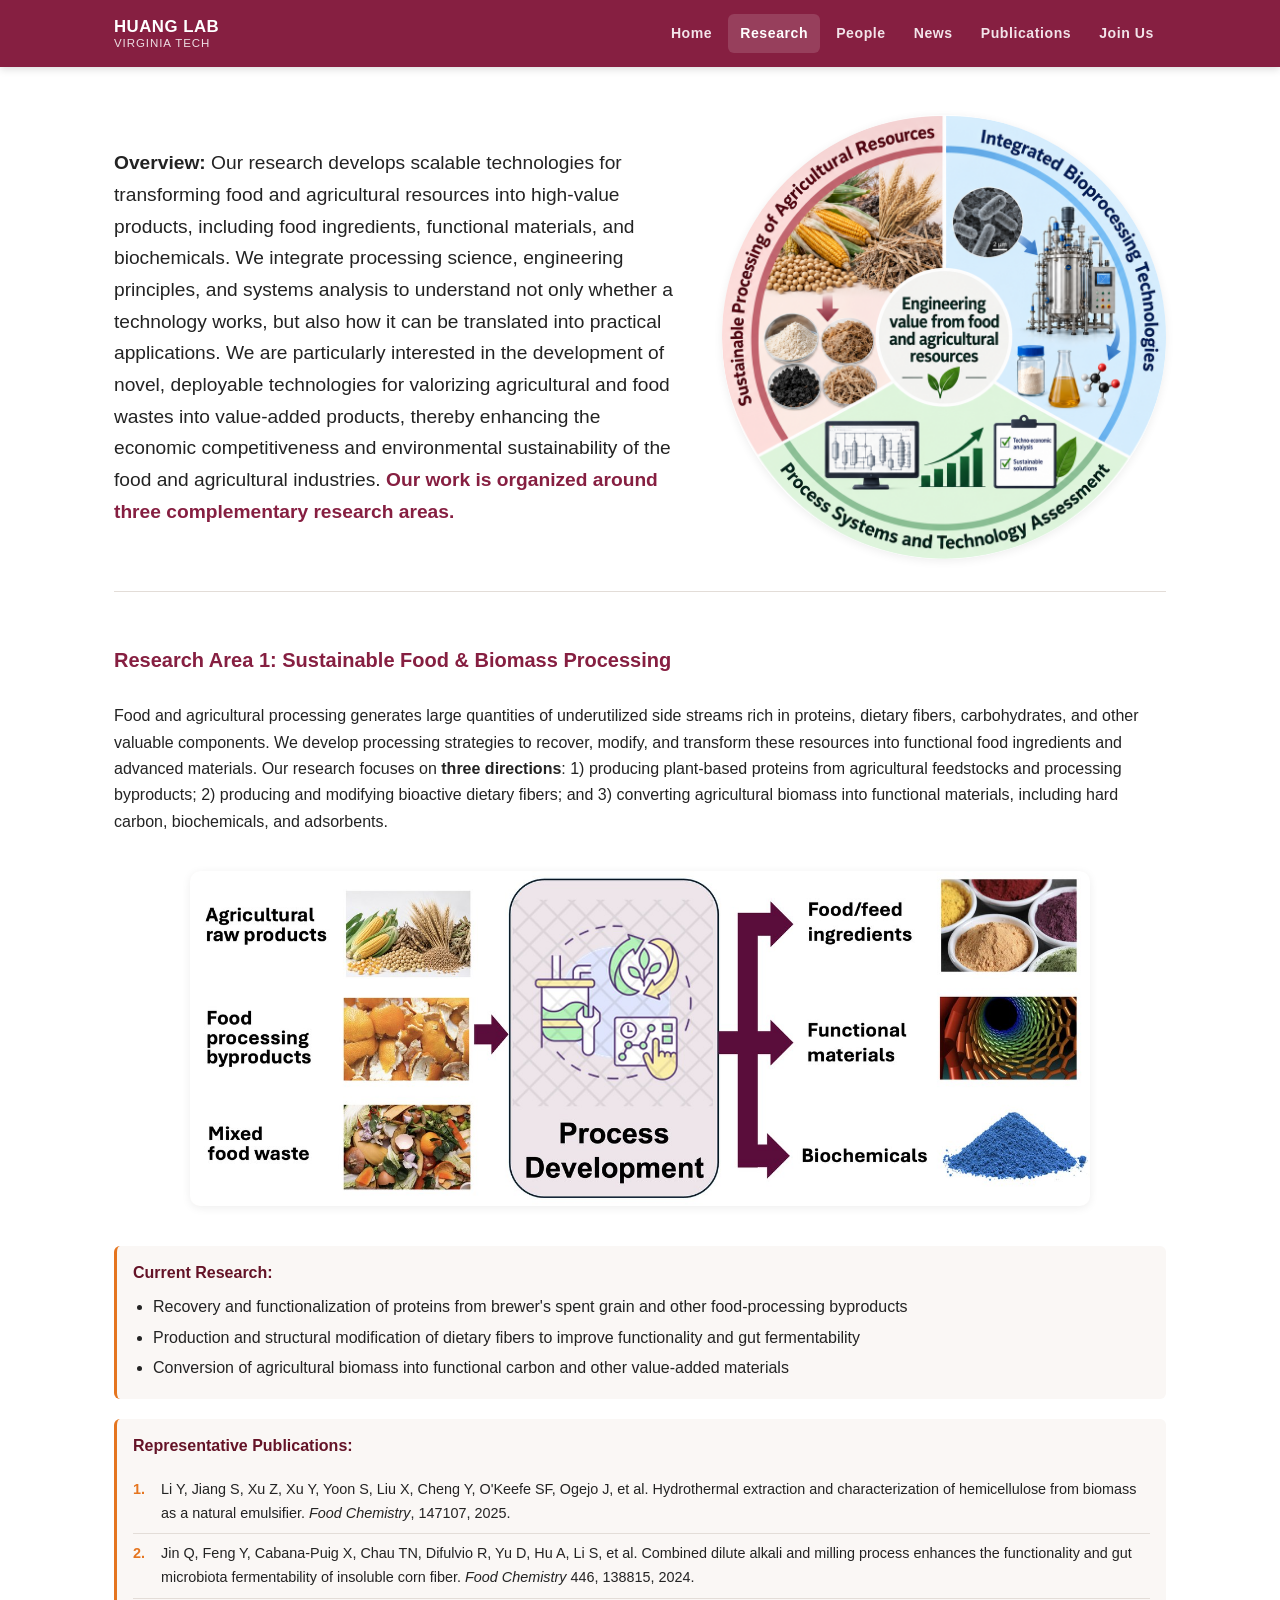
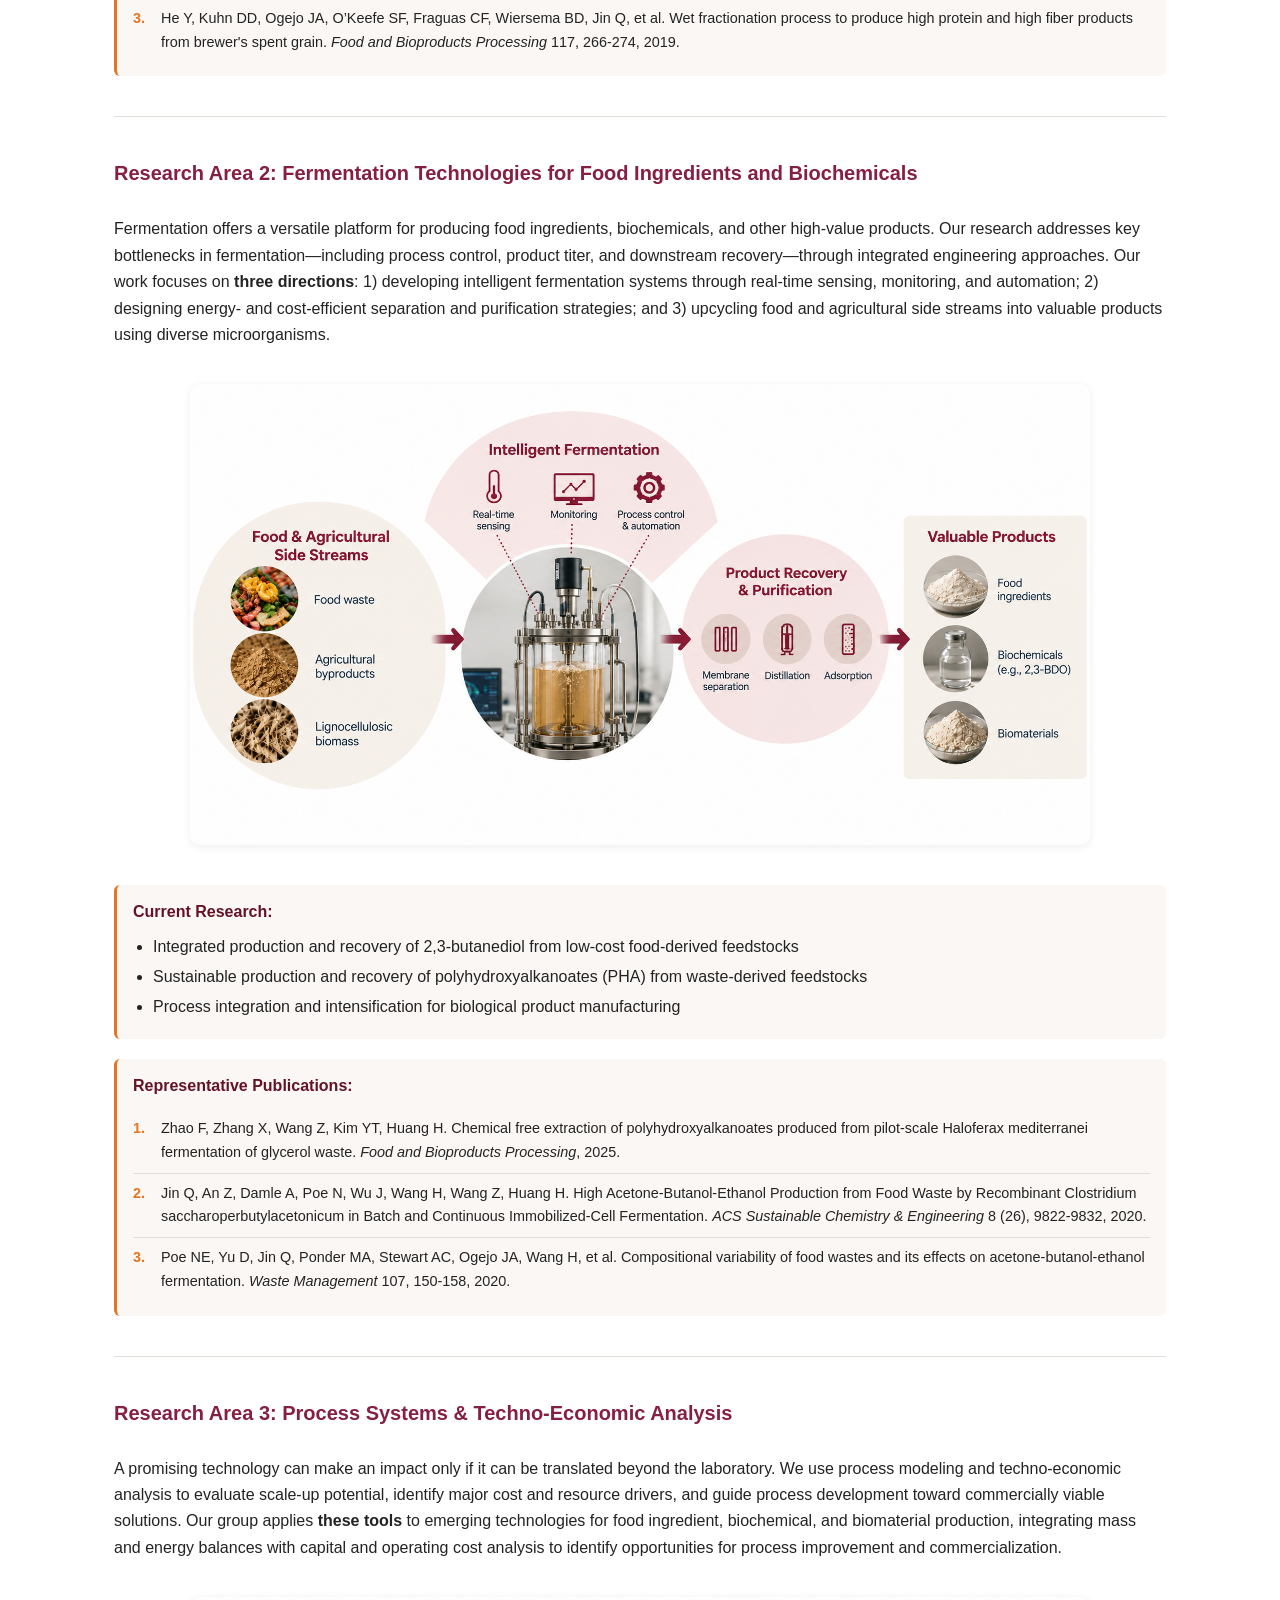
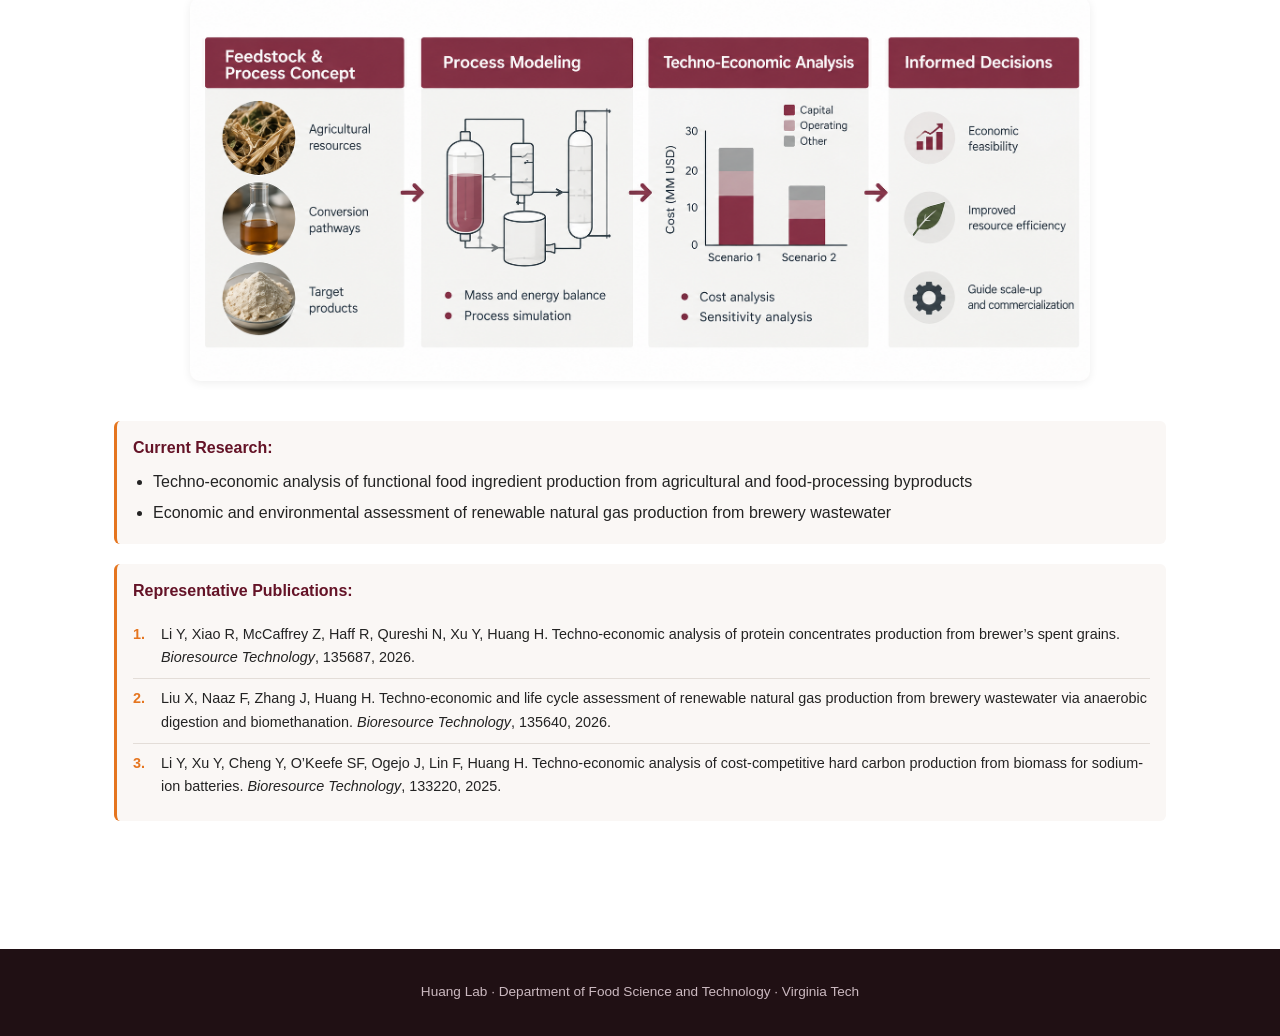
<file: research.html>
<!doctype html>
<html lang="en">
<head>
<meta charset="UTF-8">
<meta name="viewport" content="width=device-width, initial-scale=1.0">
<title>Research | Huang Lab at Virginia Tech</title>
<link rel="stylesheet" href="css/style.css">
</head>
<body>

<header class="site-header">
  <div class="header-inner">
    <a class="brand" href="index.html">HUANG LAB<span class="sub">Virginia Tech</span></a>
    <button class="nav-toggle" aria-label="Toggle navigation">&#9776;</button>
    <nav class="main-nav">
      <a href="index.html">Home</a>
      <a href="research.html" class="active">Research</a>
      <a href="members.html">People</a>
      <a href="news.html">News</a>
      <a href="publications.html">Publications</a>
      <a href="join-us.html">Join Us</a>
    </nav>
  </div>
</header>

<main>
  <section>
    <div class="wrap">

      <div class="overview-block">
        <div class="overview-text">
          <p style="font-size:1.2rem; color:var(--ink);"><strong>Overview:</strong> Our research develops scalable technologies for transforming food and agricultural resources into high-value products, including food ingredients, functional materials, and biochemicals. We integrate processing science, engineering principles, and systems analysis to understand not only whether a technology works, but also how it can be translated into practical applications. We are particularly interested in the development of novel, deployable technologies for valorizing agricultural and food wastes into value-added products, thereby enhancing the economic competitiveness and environmental sustainability of the food and agricultural industries. <strong style="color:var(--vt-maroon);">Our work is organized around three complementary research areas.</strong></p>
        </div>
        <img class="overview-diagram" src="images/research/overview-diagram.png" alt="Diagram of the lab's three research areas: sustainable processing of agricultural resources, integrated bioprocessing for food ingredients and biochemicals, and process systems and technology assessment">
      </div>

      <div class="research-area">
        <h3>Research Area 1: Sustainable Food &amp; Biomass Processing</h3>
        <p>Food and agricultural processing generates large quantities of underutilized side streams rich in proteins, dietary fibers, carbohydrates, and other valuable components. We develop processing strategies to recover, modify, and transform these resources into functional food ingredients and advanced materials. Our research focuses on <strong>three directions</strong>: 1) producing plant-based proteins from agricultural feedstocks and processing byproducts; 2) producing and modifying bioactive dietary fibers; and 3) converting agricultural biomass into functional materials, including hard carbon, biochemicals, and adsorbents.</p>
        <figure>
          <img src="images/research/research-area1-overview.jpg" alt="Overview diagram: agricultural raw products, food processing byproducts, and mixed food waste undergo process development to become food and feed ingredients, functional materials, and biochemicals">
        </figure>
        <div class="projects-box">
          <strong>Current Research:</strong>
          <ul>
            <li>Recovery and functionalization of proteins from brewer's spent grain and other food-processing byproducts</li>
            <li>Production and structural modification of dietary fibers to improve functionality and gut fermentability</li>
            <li>Conversion of agricultural biomass into functional carbon and other value-added materials</li>
          </ul>
        </div>
        <div class="projects-box">
          <strong>Representative Publications:</strong>
          <ol class="area-pub-list">
            <li>Li Y, Jiang S, Xu Z, Xu Y, Yoon S, Liu X, Cheng Y, O'Keefe SF, Ogejo J, et al. Hydrothermal extraction and characterization of hemicellulose from biomass as a natural emulsifier. <em>Food Chemistry</em>, 147107, 2025.</li>
            <li>Jin Q, Feng Y, Cabana-Puig X, Chau TN, Difulvio R, Yu D, Hu A, Li S, et al. Combined dilute alkali and milling process enhances the functionality and gut microbiota fermentability of insoluble corn fiber. <em>Food Chemistry</em> 446, 138815, 2024.</li>
            <li>He Y, Kuhn DD, Ogejo JA, O&rsquo;Keefe SF, Fraguas CF, Wiersema BD, Jin Q, et al. Wet fractionation process to produce high protein and high fiber products from brewer's spent grain. <em>Food and Bioproducts Processing</em> 117, 266-274, 2019.</li>
          </ol>
        </div>
      </div>

      <div class="research-area">
        <h3>Research Area 2: Fermentation Technologies for Food Ingredients and Biochemicals</h3>
        <p>Fermentation offers a versatile platform for producing food ingredients, biochemicals, and other high-value products. Our research addresses key bottlenecks in fermentation&mdash;including process control, product titer, and downstream recovery&mdash;through integrated engineering approaches. Our work focuses on <strong>three directions</strong>: 1) developing intelligent fermentation systems through real-time sensing, monitoring, and automation; 2) designing energy- and cost-efficient separation and purification strategies; and 3) upcycling food and agricultural side streams into valuable products using diverse microorganisms.</p>
        <figure>
          <img src="images/research/research-area2-fermentation.png" alt="Integrated fermentation workflow: food and agricultural side streams, intelligent fermentation, product recovery and purification, and valuable products">
        </figure>
        <div class="projects-box">
          <strong>Current Research:</strong>
          <ul>
            <li>Integrated production and recovery of 2,3-butanediol from low-cost food-derived feedstocks</li>
            <li>Sustainable production and recovery of polyhydroxyalkanoates (PHA) from waste-derived feedstocks</li>
            <li>Process integration and intensification for biological product manufacturing</li>
          </ul>
        </div>
        <div class="projects-box">
          <strong>Representative Publications:</strong>
          <ol class="area-pub-list">
            <li>Zhao F, Zhang X, Wang Z, Kim YT, Huang H. Chemical free extraction of polyhydroxyalkanoates produced from pilot-scale Haloferax mediterranei fermentation of glycerol waste. <em>Food and Bioproducts Processing</em>, 2025.</li>
            <li>Jin Q, An Z, Damle A, Poe N, Wu J, Wang H, Wang Z, Huang H. High Acetone-Butanol-Ethanol Production from Food Waste by Recombinant Clostridium saccharoperbutylacetonicum in Batch and Continuous Immobilized-Cell Fermentation. <em>ACS Sustainable Chemistry &amp; Engineering</em> 8 (26), 9822-9832, 2020.</li>
            <li>Poe NE, Yu D, Jin Q, Ponder MA, Stewart AC, Ogejo JA, Wang H, et al. Compositional variability of food wastes and its effects on acetone-butanol-ethanol fermentation. <em>Waste Management</em> 107, 150-158, 2020.</li>
          </ol>
        </div>
      </div>

      <div class="research-area">
        <h3>Research Area 3: Process Systems &amp; Techno-Economic Analysis</h3>
        <p>A promising technology can make an impact only if it can be translated beyond the laboratory. We use process modeling and techno-economic analysis to evaluate scale-up potential, identify major cost and resource drivers, and guide process development toward commercially viable solutions. Our group applies <strong>these tools</strong> to emerging technologies for food ingredient, biochemical, and biomaterial production, integrating mass and energy balances with capital and operating cost analysis to identify opportunities for process improvement and commercialization.</p>
        <figure>
          <img src="images/research/research-area3-tea-figure.png" alt="Techno-economic analysis workflow: feedstock and process concept, process modeling, techno-economic analysis, and informed decisions">
        </figure>
        <div class="projects-box">
          <strong>Current Research:</strong>
          <ul>
            <li>Techno-economic analysis of functional food ingredient production from agricultural and food-processing byproducts</li>
            <li>Economic and environmental assessment of renewable natural gas production from brewery wastewater</li>
          </ul>
        </div>
        <div class="projects-box">
          <strong>Representative Publications:</strong>
          <ol class="area-pub-list">
            <li>Li Y, Xiao R, McCaffrey Z, Haff R, Qureshi N, Xu Y, Huang H. Techno-economic analysis of protein concentrates production from brewer&rsquo;s spent grains. <em>Bioresource Technology</em>, 135687, 2026.</li>
            <li>Liu X, Naaz F, Zhang J, Huang H. Techno-economic and life cycle assessment of renewable natural gas production from brewery wastewater via anaerobic digestion and biomethanation. <em>Bioresource Technology</em>, 135640, 2026.</li>
            <li>Li Y, Xu Y, Cheng Y, O&rsquo;Keefe SF, Ogejo J, Lin F, Huang H. Techno-economic analysis of cost-competitive hard carbon production from biomass for sodium-ion batteries. <em>Bioresource Technology</em>, 133220, 2025.</li>
          </ol>
        </div>
      </div>

    </div>
  </section>
</main>

<footer class="site-footer">
  <div class="wrap">
    Huang Lab &middot; Department of Food Science and Technology &middot; Virginia Tech
  </div>
</footer>

<script src="css/nav.js"></script>
</body>
</html>
</file>
<file: css/style.css>
/* ===== Huang Lab @ Virginia Tech ===== */

:root {
  --vt-maroon: #861F41;
  --vt-maroon-dark: #641327;
  --vt-orange: #E5751F;
  --ink: #232323;
  --muted: #5b5b5b;
  --line: #e3ddd8;
  --bg: #ffffff;
  --bg-soft: #faf7f5;
  --card: #ffffff;
  --shadow: 0 2px 10px rgba(0,0,0,0.07);
  --radius: 10px;
  --max: 1100px;
}

* { box-sizing: border-box; }

html { scroll-behavior: smooth; }

body {
  margin: 0;
  font-family: "Segoe UI", -apple-system, BlinkMacSystemFont, Helvetica, Arial, sans-serif;
  color: var(--ink);
  background: var(--bg);
  line-height: 1.65;
}

a { color: var(--vt-maroon); text-decoration: none; }
a:hover { text-decoration: underline; }

img { max-width: 100%; display: block; }

.wrap {
  max-width: var(--max);
  margin: 0 auto;
  padding: 0 24px;
}

/* ---------- Header ---------- */

header.site-header {
  background: var(--vt-maroon);
  color: #fff;
  position: sticky;
  top: 0;
  z-index: 100;
  box-shadow: 0 2px 8px rgba(0,0,0,0.15);
}

.header-inner {
  max-width: var(--max);
  margin: 0 auto;
  padding: 14px 24px;
  display: flex;
  align-items: center;
  justify-content: space-between;
  gap: 16px;
}

.brand {
  color: #fff;
  font-weight: 700;
  font-size: 1.05rem;
  letter-spacing: 0.03em;
  text-decoration: none;
  line-height: 1.2;
}
.brand:hover { text-decoration: none; opacity: 0.92; }
.brand .sub {
  display: block;
  font-weight: 400;
  font-size: 0.72rem;
  letter-spacing: 0.08em;
  opacity: 0.85;
  text-transform: uppercase;
}

nav.main-nav {
  display: flex;
  gap: 4px;
  flex-wrap: wrap;
}

nav.main-nav a {
  color: #f2e3e9;
  text-decoration: none;
  font-size: 0.88rem;
  font-weight: 600;
  letter-spacing: 0.04em;
  padding: 8px 12px;
  border-radius: 6px;
  transition: background 0.15s ease, color 0.15s ease;
}

nav.main-nav a:hover,
nav.main-nav a.active {
  background: rgba(255,255,255,0.14);
  color: #fff;
}

.nav-toggle {
  display: none;
  background: transparent;
  border: none;
  color: #fff;
  font-size: 1.5rem;
  cursor: pointer;
}

@media (max-width: 760px) {
  .nav-toggle { display: block; }
  nav.main-nav {
    display: none;
    flex-direction: column;
    width: 100%;
    background: var(--vt-maroon-dark);
    padding: 8px 0;
  }
  nav.main-nav.open { display: flex; }
  .header-inner { flex-wrap: wrap; }
}

/* ---------- Hero ---------- */

.hero {
  background: linear-gradient(135deg, var(--vt-maroon) 0%, var(--vt-maroon-dark) 100%);
  color: #fff;
  padding: 22px 24px 32px;
  text-align: center;
}

.hero h1 {
  max-width: 880px;
  margin: 0 auto 16px;
  font-size: clamp(1.5rem, 3vw, 2.25rem);
  font-weight: 800;
  line-height: 1.2;
  letter-spacing: 0.005em;
  text-wrap: balance;
}

.hero p {
  max-width: 720px;
  margin: 0 auto;
  font-size: 1.15rem;
  color: #f4e6ec;
  text-wrap: balance;
}
.hero p.hero-lead {
  max-width: 780px;
  font-size: 1.28rem;
  font-weight: 500;
  color: #fff;
}
@media (max-width: 600px) {
  .hero p.hero-lead { font-size: 1.08rem; }
}

.page-hero {
  background: linear-gradient(135deg, var(--vt-maroon) 0%, var(--vt-maroon-dark) 100%);
  color: #fff;
  padding: 22px 24px;
  text-align: center;
}
.page-hero h1 {
  margin: 0;
  font-size: clamp(1.4rem, 2.6vw, 2rem);
  font-weight: 800;
  letter-spacing: 0.02em;
}
.page-hero p {
  margin: 10px 0 0;
  font-size: 1.15rem;
  color: #f4e6ec;
}

/* ---------- Sections ---------- */

main { display: block; }

section { padding: 48px 0; }
section.soft { background: var(--bg-soft); }

h2.section-title {
  font-size: 1.5rem;
  font-weight: 800;
  color: var(--vt-maroon);
  margin: 0 0 8px;
  border-left: 5px solid var(--vt-orange);
  padding-left: 12px;
}

h3.section-sub {
  font-size: 1.15rem;
  font-weight: 700;
  color: var(--vt-maroon-dark);
  margin: 28px 0 6px;
}

.section-intro {
  color: var(--muted);
  margin-bottom: 28px;
  max-width: 780px;
}

/* ---------- Research areas ---------- */

.research-intro {
  max-width: 780px;
  margin: 0 auto 12px;
  padding-bottom: 28px;
  border-bottom: 1px solid var(--line);
  text-align: center;
}
.research-intro p {
  color: var(--muted);
  font-size: 1.05rem;
}
.research-intro p:last-child {
  color: var(--vt-maroon-dark);
  font-weight: 700;
  font-size: 0.95rem;
}

.overview-block {
  display: flex;
  align-items: center;
  gap: 40px;
  padding-bottom: 32px;
  margin-bottom: 12px;
  border-bottom: 1px solid var(--line);
}
.overview-text { flex: 1; min-width: 0; }
.overview-diagram {
  flex: 1.1;
  max-width: 444px;
  width: 100%;
  height: auto;
  border-radius: 50%;
  box-shadow: var(--shadow);
}
@media (max-width: 820px) {
  .overview-block { flex-direction: column; }
  .overview-diagram { max-width: 360px; }
}

.research-area {
  display: flex;
  flex-direction: column;
  padding: 40px 0;
  border-bottom: 1px solid var(--line);
}
.research-area:last-child { border-bottom: none; }

.research-area figure {
  margin: 20px auto;
  max-width: 900px;
  width: 100%;
  background: var(--bg-soft);
  border-radius: var(--radius);
  overflow: hidden;
  box-shadow: var(--shadow);
}
.research-area figure img { width: 100%; height: auto; display: block; }
.research-area figcaption {
  font-size: 0.78rem;
  color: var(--muted);
  padding: 6px 10px;
}

.research-area h3 {
  color: var(--vt-maroon);
  font-size: 1.25rem;
  margin: 0 0 10px;
}

.projects-box {
  background: var(--bg-soft);
  border-left: 3px solid var(--vt-orange);
  border-radius: 6px;
  padding: 14px 16px;
  margin-top: 20px;
}
.projects-box strong { color: var(--vt-maroon-dark); }
.projects-box ul { margin: 8px 0 0; padding-left: 20px; }
.projects-box li { margin-bottom: 4px; }

.area-pub-list {
  list-style: none;
  padding: 0;
  margin: 10px 0 0;
  counter-reset: arpub;
}
.area-pub-list li {
  counter-increment: arpub;
  padding: 8px 0 8px 28px;
  border-bottom: 1px solid var(--line);
  position: relative;
  font-size: 0.9rem;
  margin-bottom: 0;
}
.area-pub-list li:last-child { border-bottom: none; }
.area-pub-list li::before {
  content: counter(arpub) ".";
  position: absolute;
  left: 0;
  top: 8px;
  color: var(--vt-orange);
  font-weight: 700;
}

/* ---------- Members ---------- */

.member-grid {
  display: grid;
  grid-template-columns: repeat(auto-fill, minmax(210px, 1fr));
  gap: 22px;
  margin-top: 20px;
}

.member-card {
  background: var(--card);
  border-radius: var(--radius);
  box-shadow: var(--shadow);
  overflow: hidden;
  display: flex;
  flex-direction: column;
}

.member-photo {
  width: 100%;
  aspect-ratio: 1 / 1;
  object-fit: cover;
  background: var(--bg-soft);
}

.member-info { padding: 14px 16px 18px; flex: 1; }
.member-info h4 { margin: 0 0 2px; font-size: 1rem; color: var(--vt-maroon-dark); }
.member-info .role { font-size: 0.82rem; color: var(--vt-orange); font-weight: 700; margin-bottom: 8px; }
.member-info .edu { font-size: 0.8rem; color: var(--muted); }
.member-info .edu div { margin-bottom: 1px; }
.member-info .next { font-size: 0.8rem; color: var(--muted); margin-top: 6px; font-style: italic; }
.member-info .research { font-size: 0.8rem; color: var(--ink); margin-top: 8px; }
.member-info .research strong { color: var(--vt-maroon-dark); }

.pi-card {
  display: grid;
  grid-template-columns: 231px 1fr;
  gap: 28px;
  align-items: start;
  background: var(--bg-soft);
  border-radius: var(--radius);
  padding: 24px;
  box-shadow: var(--shadow);
  margin-bottom: 40px;
}
.pi-card img { border-radius: var(--radius); width: 100%; }
.pi-card h3 { margin: 0 0 2px; color: var(--vt-maroon); font-size: 1.4rem; }
.pi-card .role { color: var(--vt-orange); font-weight: 700; margin-bottom: 10px; }
.icon-link { display: inline-flex; align-items: center; gap: 5px; }
.icon-link-svg { flex-shrink: 0; }
@media (max-width: 600px) {
  .pi-card { grid-template-columns: 1fr; }
  .pi-card img { max-width: 231px; margin: 0 auto; }
}

.group-photos {
  display: grid;
  grid-template-columns: repeat(auto-fit, minmax(240px, 1fr));
  gap: 16px;
  margin: 24px 0 8px;
}
.group-photos img {
  border-radius: var(--radius);
  box-shadow: var(--shadow);
  width: 100%;
  height: 220px;
  object-fit: cover;
}

.cta-row {
  display: flex;
  flex-wrap: wrap;
  justify-content: center;
  gap: 16px;
  margin: 28px 0 40px;
}
.cta-btn {
  display: inline-block;
  padding: 14px 28px;
  background: var(--vt-maroon);
  color: #fff;
  font-weight: 700;
  font-size: 0.95rem;
  letter-spacing: 0.02em;
  border-radius: 999px;
  box-shadow: var(--shadow);
  text-decoration: none;
  transition: transform 0.15s ease, background 0.15s ease;
}
.cta-btn:hover {
  background: var(--vt-maroon-dark);
  transform: translateY(-2px);
  text-decoration: none;
}
.cta-btn-alt {
  background: var(--vt-orange);
}
.cta-btn-alt:hover {
  background: #c25f16;
}

.talent-path {
  display: flex;
  align-items: stretch;
  margin-top: 24px;
}
.talent-step {
  flex: 1;
  background: var(--bg-soft);
  border-top: 4px solid var(--vt-orange);
  border-radius: var(--radius);
  box-shadow: var(--shadow);
  padding: 22px 18px;
  text-align: center;
}
.talent-num {
  width: 32px;
  height: 32px;
  line-height: 32px;
  margin: 0 auto 10px;
  background: var(--vt-maroon);
  color: #fff;
  border-radius: 50%;
  font-weight: 800;
  font-size: 0.9rem;
}
.talent-step h4 {
  margin: 0 0 8px;
  color: var(--vt-maroon);
  font-size: 1.05rem;
  font-weight: 800;
  letter-spacing: 0.03em;
  text-transform: uppercase;
}
.talent-step p {
  margin: 0;
  color: var(--muted);
  font-size: 0.88rem;
}
.talent-arrow {
  display: flex;
  align-items: center;
  justify-content: center;
  padding: 0 10px;
  color: var(--vt-orange);
  font-size: 1.6rem;
  font-weight: 700;
  flex: 0 0 auto;
}
@media (max-width: 820px) {
  .talent-path { flex-direction: column; }
  .talent-step { text-align: left; }
  .talent-arrow { transform: rotate(90deg); padding: 4px 0; }
}

.closing-cta {
  background: linear-gradient(135deg, var(--vt-maroon) 0%, var(--vt-maroon-dark) 100%);
  color: #fff;
  border-radius: var(--radius);
  padding: 48px 32px;
  text-align: center;
  margin-top: 56px;
  box-shadow: var(--shadow);
}
.closing-cta h2 {
  margin: 0 0 12px;
  font-size: 1.6rem;
  font-weight: 800;
  letter-spacing: 0.02em;
}
.closing-cta p {
  max-width: 640px;
  margin: 0 auto 24px;
  color: #f4e6ec;
  font-size: 1.05rem;
}
.closing-cta-btn {
  display: inline-block;
  padding: 16px 32px;
  background: var(--vt-orange);
  color: #fff;
  font-weight: 700;
  font-size: 1rem;
  letter-spacing: 0.02em;
  border-radius: 999px;
  text-decoration: none;
  transition: transform 0.15s ease, background 0.15s ease;
}
.closing-cta-btn:hover {
  background: #c25f16;
  transform: translateY(-2px);
  text-decoration: none;
}

.awards-list {
  columns: 2;
  column-gap: 40px;
  margin-top: 16px;
  padding-left: 20px;
}
.awards-list li { break-inside: avoid; margin-bottom: 10px; font-size: 0.92rem; }
.back-link { margin: 0 0 22px; font-size: 0.92rem; font-weight: 700; }
.awards-list strong { color: var(--vt-maroon-dark); }
@media (max-width: 700px) { .awards-list { columns: 1; } }

/* ---------- News ---------- */

.year-block { margin-bottom: 44px; }
.year-heading {
  font-size: 1.6rem;
  font-weight: 800;
  color: #fff;
  background: var(--vt-maroon);
  display: inline-block;
  padding: 6px 18px;
  border-radius: 6px;
  margin-bottom: 20px;
}

.news-item {
  display: grid;
  grid-template-columns: 120px 1fr;
  gap: 18px;
  padding: 16px 0;
  border-bottom: 1px solid var(--line);
}
.news-item:last-child { border-bottom: none; }
.news-date {
  font-weight: 700;
  color: var(--vt-orange);
  font-size: 0.9rem;
  white-space: nowrap;
}
.news-text p { margin: 0 0 8px; }
.news-text a { word-break: break-word; }
.news-photos {
  display: grid;
  grid-template-columns: repeat(auto-fill, minmax(140px, 1fr));
  gap: 10px;
  margin-top: 10px;
}
.news-photos img {
  border-radius: 8px;
  box-shadow: var(--shadow);
  width: 100%;
  height: 130px;
  object-fit: cover;
  cursor: zoom-in;
  transition: transform 0.15s ease;
}
.news-photos img:hover { transform: scale(1.04); }
.news-photos.news-ga { grid-template-columns: minmax(0, 560px); }
.news-photos.news-ga img {
  height: auto;
  padding: 6px;
  object-fit: contain;
  background: #fff;
  border: 1px solid var(--line);
}
.news-photos.news-ga img:hover { transform: translateY(-2px); }

.lightbox-overlay {
  position: fixed;
  inset: 0;
  background: rgba(0, 0, 0, 0.85);
  display: flex;
  align-items: center;
  justify-content: center;
  padding: 24px;
  z-index: 1000;
  cursor: zoom-out;
  animation: lightbox-fade 0.15s ease;
}
@keyframes lightbox-fade {
  from { opacity: 0; }
  to { opacity: 1; }
}
.lightbox-overlay img {
  max-width: 100%;
  max-height: 100%;
  border-radius: 6px;
  box-shadow: 0 10px 40px rgba(0, 0, 0, 0.5);
}
.lightbox-close {
  position: fixed;
  top: 18px;
  right: 24px;
  color: #fff;
  font-size: 2rem;
  line-height: 1;
  background: none;
  border: none;
  cursor: pointer;
  z-index: 1001;
}
@media (max-width: 600px) {
  .news-item { grid-template-columns: 1fr; }
}

/* ---------- Publications ---------- */

.pub-year-wrap { counter-reset: pub; }
.pub-list { list-style: none; padding: 0; margin: 16px 0 0; }
.pub-list li {
  counter-increment: pub;
  padding: 12px 0 12px 44px;
  border-bottom: 1px solid var(--line);
  position: relative;
  font-size: 0.94rem;
}
.pub-list li::before {
  content: counter(pub) ".";
  position: absolute;
  left: 0;
  top: 12px;
  color: var(--vt-orange);
  font-weight: 700;
}
.pub-year-note { color: var(--muted); font-size: 0.85rem; }
.pub-link {
  margin-left: 4px;
  font-size: 0.82rem;
  font-weight: 700;
  color: var(--vt-orange);
  overflow-wrap: anywhere;
}
.pub-link:hover { color: #c25f16; text-decoration: underline; }
.pub-ga {
  display: block;
  width: fit-content;
  max-width: min(100%, 540px);
  margin-top: 12px;
  padding: 6px;
  background: #fff;
  border: 1px solid var(--line);
  border-radius: 8px;
  box-shadow: var(--shadow);
  transition: box-shadow 0.15s ease, transform 0.15s ease;
}
.pub-ga:hover {
  box-shadow: 0 4px 14px rgba(0, 0, 0, 0.14);
  transform: translateY(-1px);
}
.pub-ga img {
  display: block;
  width: auto;
  height: auto;
  max-width: 100%;
  max-height: 230px;
  border-radius: 4px;
}

/* ---------- Join Us ---------- */

.join-card {
  background: var(--bg-soft);
  border-left: 4px solid var(--vt-orange);
  border-radius: var(--radius);
  padding: 28px;
  box-shadow: var(--shadow);
  margin-bottom: 24px;
}
.join-card h3 { margin-top: 0; color: var(--vt-maroon); }
.join-card p:first-child { margin-top: 0; }
.join-card p:last-child { margin-bottom: 0; }

.contact-box {
  background: var(--vt-maroon);
  color: #fff;
  border-radius: var(--radius);
  padding: 28px;
  text-align: left;
}
.contact-box a { color: #fff; text-decoration: underline; }

/* ---------- Footer ---------- */

footer.site-footer {
  background: #201014;
  color: #cbb9c0;
  padding: 32px 24px;
  text-align: center;
  font-size: 0.85rem;
  margin-top: 40px;
}
footer.site-footer a { color: #f2c9d6; }

/* ---------- Home page extras ---------- */

.news-teaser {
  background: var(--bg-soft);
  border-radius: var(--radius);
  padding: 24px;
  box-shadow: var(--shadow);
}
.news-teaser ul { list-style: none; margin: 0; padding: 0; }
.news-teaser li {
  display: flex;
  align-items: flex-start;
  gap: 20px;
  padding: 16px 0;
  border-top: 1px solid var(--line);
}
.news-teaser li:first-child { padding-top: 0; border-top: none; }
.home-news-body { flex: 1; min-width: 0; }
.home-news-thumb {
  flex: 0 0 132px;
  height: 99px;
  overflow: hidden;
  border-radius: 8px;
  background: #fff;
  box-shadow: var(--shadow);
  transition: transform 0.15s ease;
}
.home-news-thumb:hover { transform: translateY(-2px); }
.home-news-thumb img {
  display: block;
  width: 100%;
  height: 100%;
  object-fit: cover;
}
.home-news-thumb.is-graphic img { object-fit: contain; padding: 4px; }
@media (max-width: 560px) {
  .news-teaser li { flex-direction: column; gap: 10px; }
  .home-news-thumb { flex: none; width: 140px; height: 105px; }
}
.more { margin-top: 16px; display: inline-block; font-weight: 700; }
.home-news-date { color: var(--vt-orange); }


.home-section { padding: 64px 0; }
.home-head {
  max-width: 820px;
  margin: 0 auto 32px;
  text-align: center;
}
.home-title {
  margin: 0 0 14px;
  font-size: clamp(1.6rem, 3vw, 2.2rem);
  font-weight: 800;
  line-height: 1.2;
  color: var(--vt-maroon);
}
.home-intro {
  margin: 0;
  font-size: 1.05rem;
  color: var(--muted);
  text-wrap: pretty;
}
.home-more {
  margin: 28px 0 0;
  text-align: center;
  font-weight: 700;
}

.outcome-grid {
  display: grid;
  grid-template-columns: repeat(4, 1fr);
  gap: 20px;
}
.outcome-card {
  background: var(--card);
  border-radius: var(--radius);
  box-shadow: var(--shadow);
  border-top: 4px solid var(--vt-orange);
  padding: 26px 22px 18px;
  transition: transform 0.15s ease, box-shadow 0.15s ease;
}
.outcome-card:hover {
  transform: translateY(-3px);
  box-shadow: 0 8px 22px rgba(0, 0, 0, 0.1);
}
.outcome-icon {
  display: grid;
  place-items: center;
  width: 52px;
  height: 52px;
  margin-bottom: 16px;
  border-radius: 14px;
  background: rgba(134, 31, 65, 0.08);
  color: var(--vt-maroon);
}
.outcome-icon svg {
  width: 28px;
  height: 28px;
  fill: none;
  stroke: currentColor;
  stroke-width: 1.8;
  stroke-linecap: round;
  stroke-linejoin: round;
}
.outcome-card h3 {
  margin: 0;
  font-size: 0.95rem;
  font-weight: 800;
  letter-spacing: 0.1em;
  text-transform: uppercase;
  color: var(--vt-maroon);
}
.outcome-sub {
  margin: 4px 0 14px;
  font-size: 0.85rem;
  color: var(--muted);
}
.outcome-card ul { list-style: none; margin: 0; padding: 0; }
.outcome-card li {
  padding: 9px 0;
  border-top: 1px solid var(--line);
  font-size: 0.95rem;
  font-weight: 600;
  line-height: 1.35;
  color: var(--ink);
}

@media (max-width: 960px) {
  .outcome-grid { grid-template-columns: repeat(2, 1fr); }
}
@media (max-width: 560px) {
  .home-section { padding: 44px 0; }
  .outcome-grid { grid-template-columns: 1fr; gap: 16px; }
  .outcome-card {
    display: grid;
    grid-template-columns: 44px 1fr;
    column-gap: 14px;
    padding: 20px 18px 12px;
  }
  .outcome-icon {
    grid-row: 1 / span 2;
    align-self: center;
    width: 44px;
    height: 44px;
    margin: 0;
    border-radius: 12px;
  }
  .outcome-icon svg { width: 24px; height: 24px; }
  .outcome-card h3 { align-self: end; }
  .outcome-sub { margin: 2px 0 0; }
  .outcome-card ul { grid-column: 1 / -1; margin-top: 12px; }
}

.banner-img {
  width: 100%;
  max-height: 360px;
  object-fit: contain;
  background: #fff;
  border-radius: var(--radius);
  box-shadow: var(--shadow);
}
</file>
